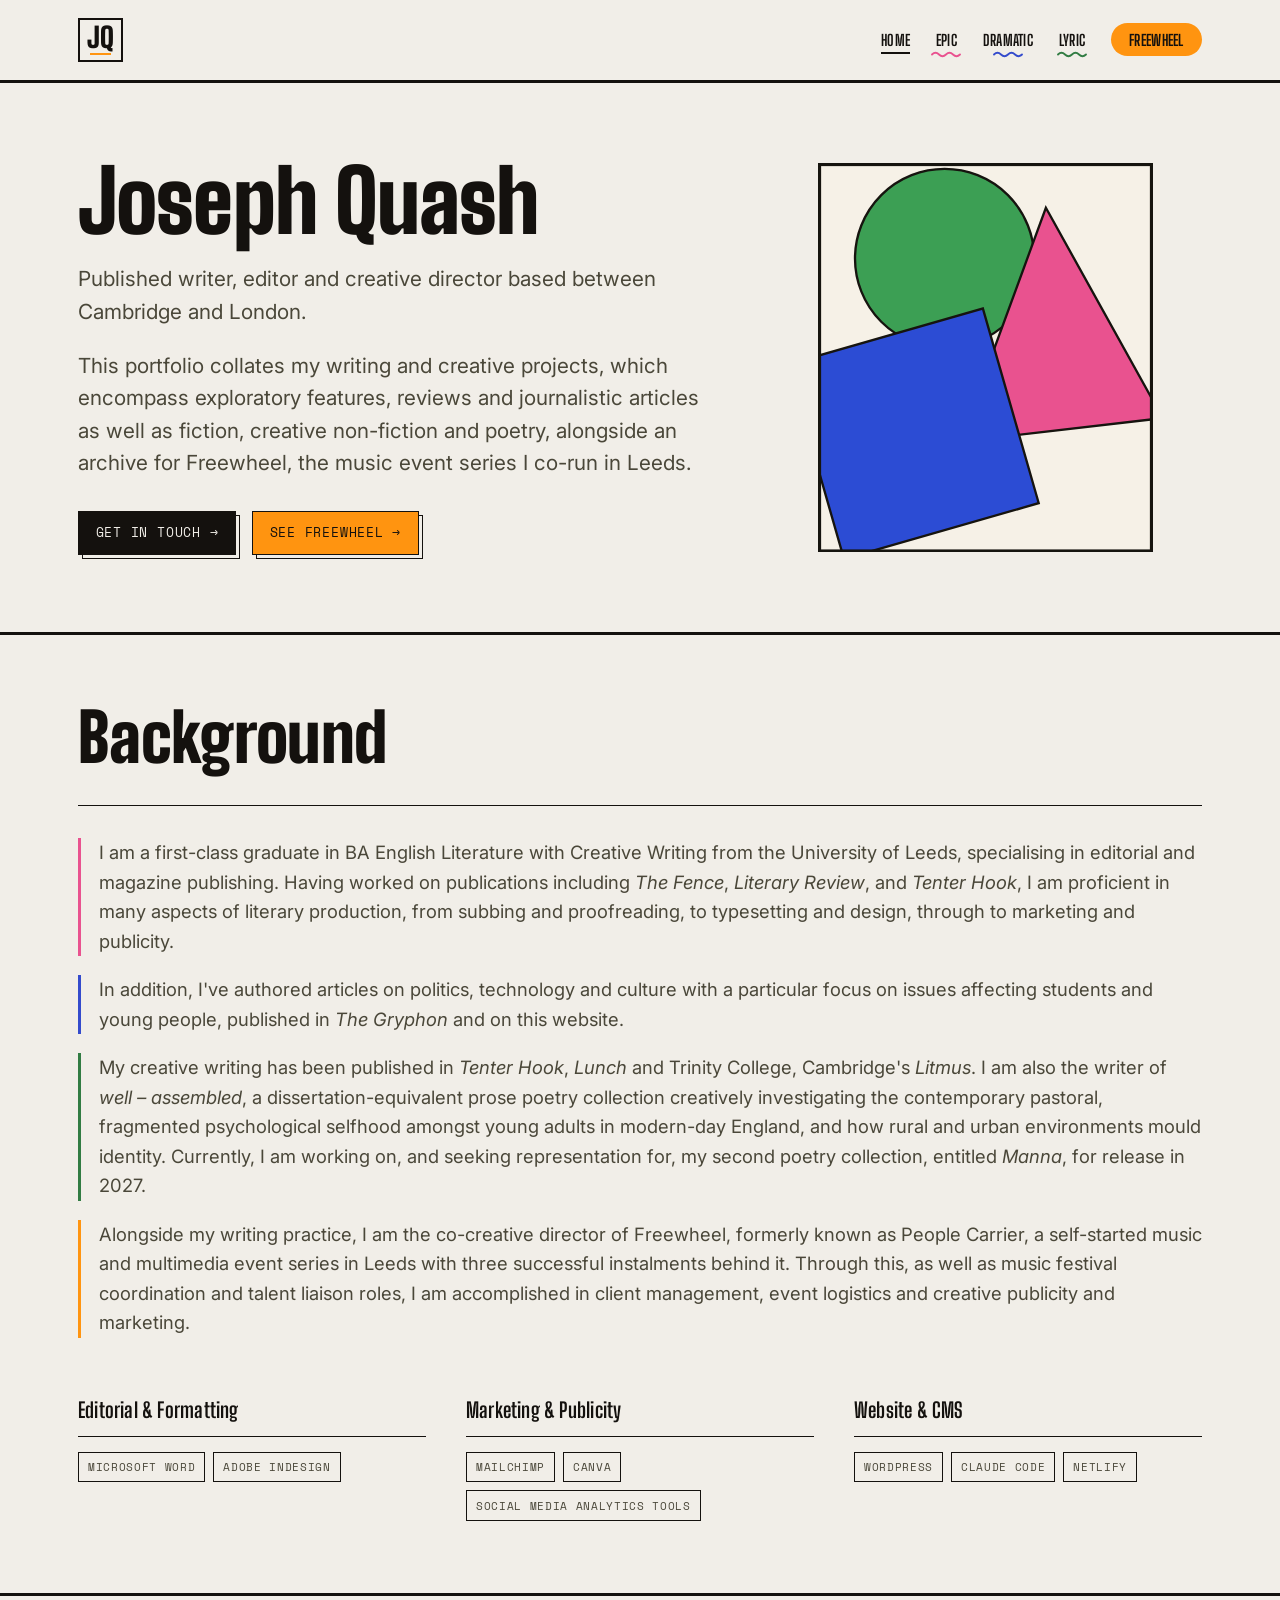
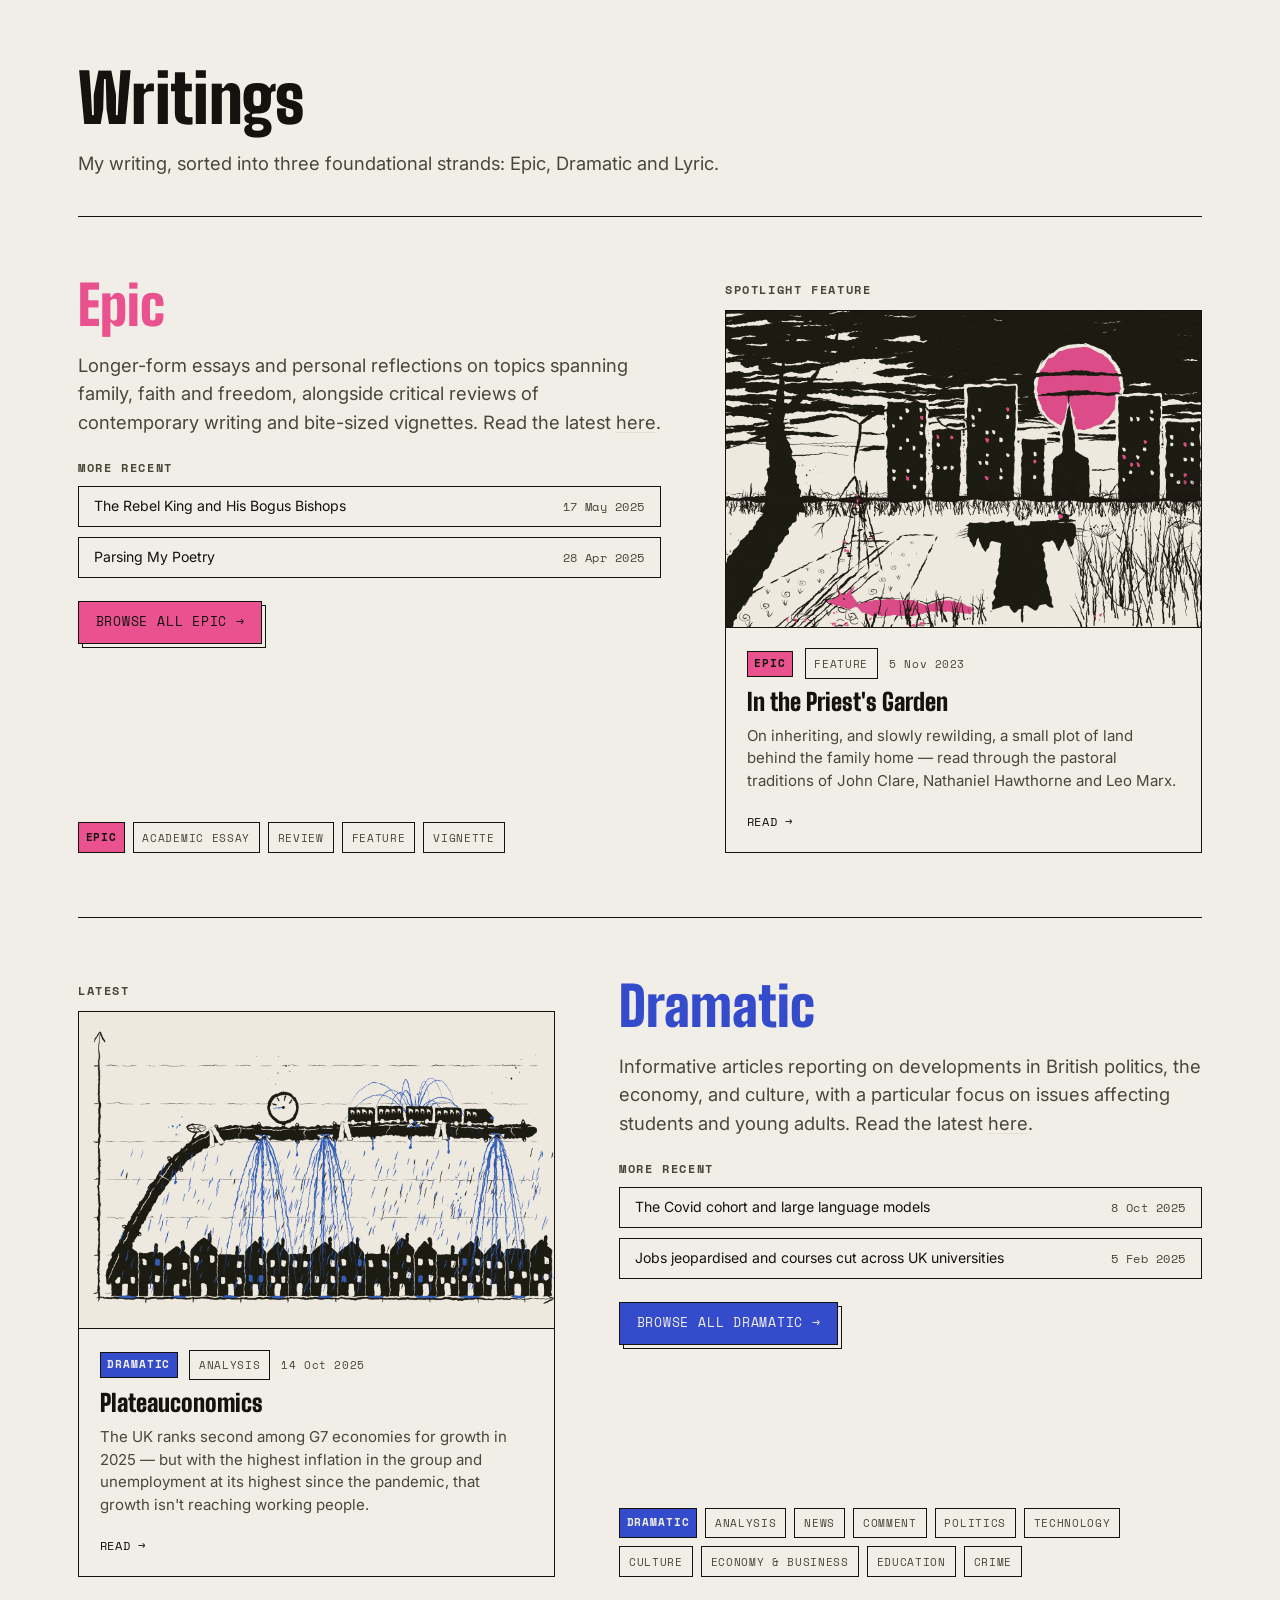
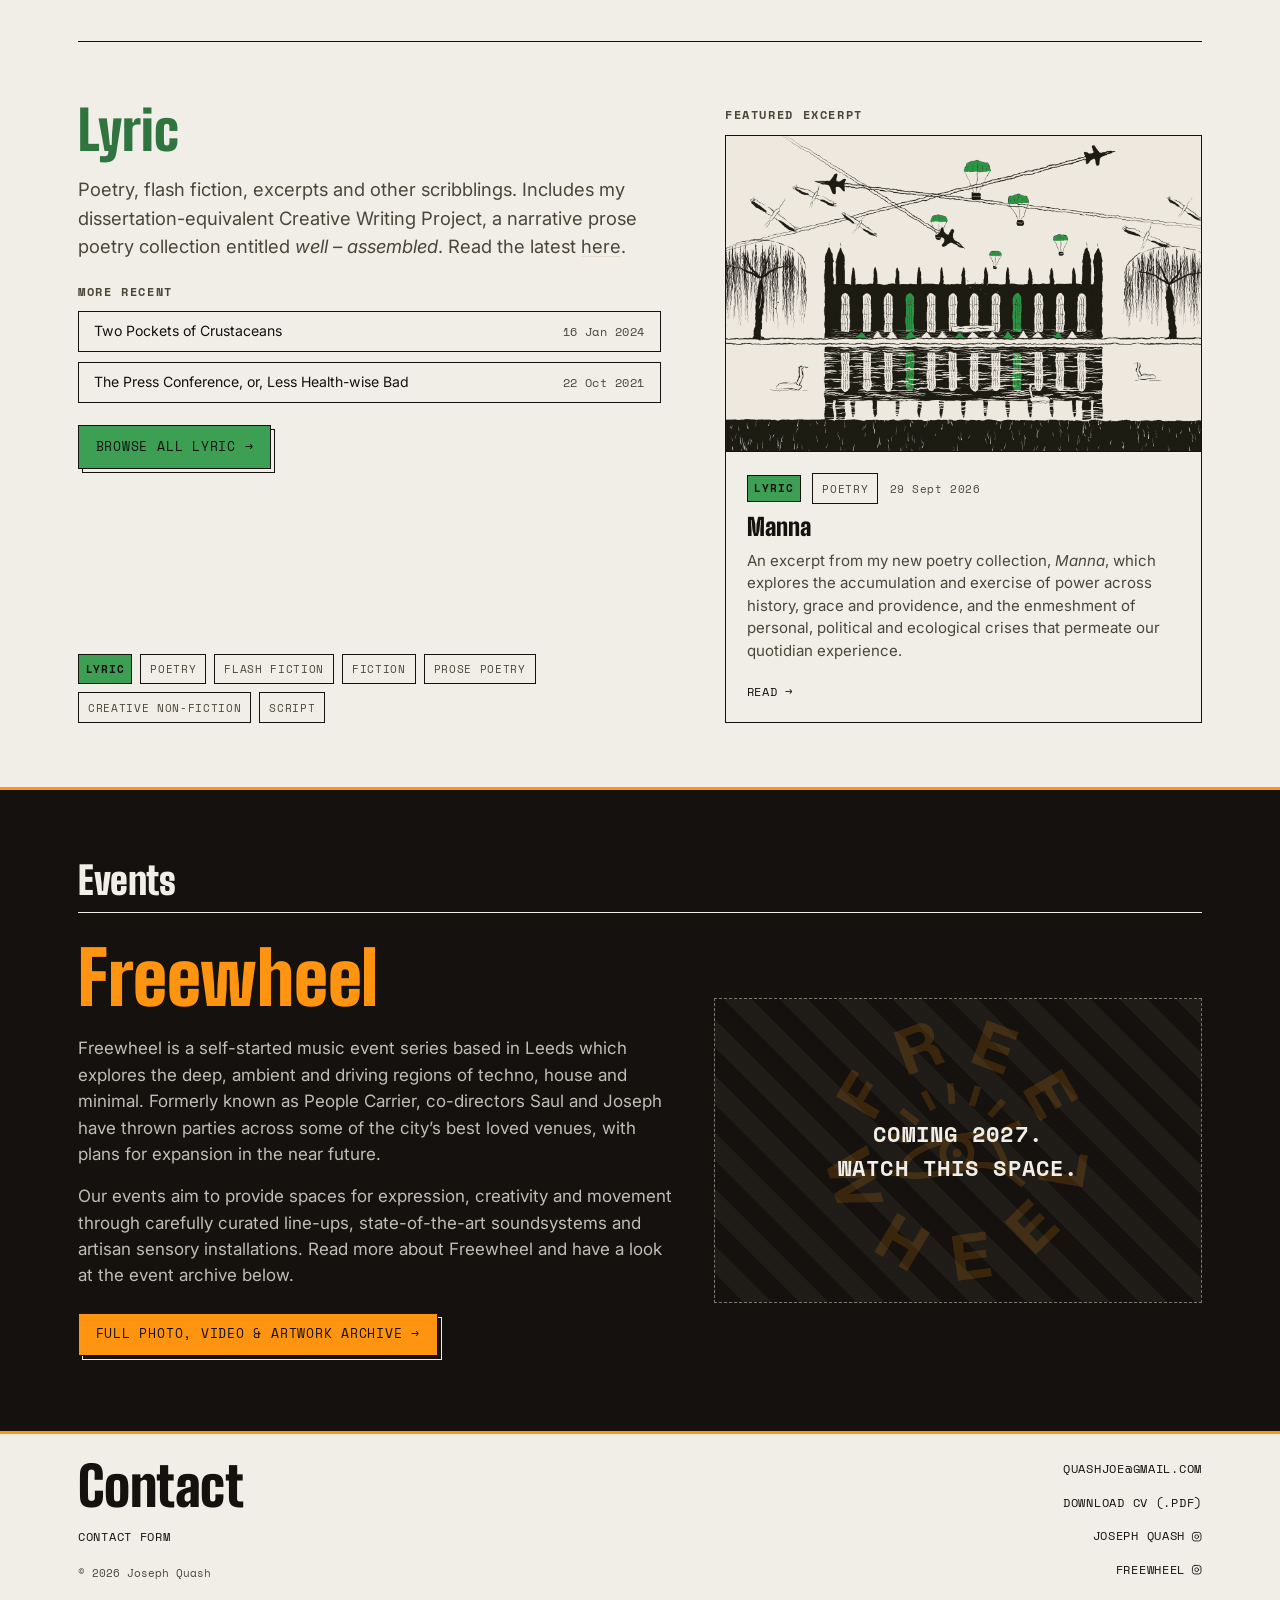
<file: joseph-portfolio/index.html>
<!doctype html>
<html lang="en">
<head>
<meta charset="UTF-8">
<meta name="viewport" content="width=device-width, initial-scale=1">
<title>Joseph Quash — Writing &amp; Freewheel</title>
<meta name="description" content="Writing by Joseph Quash — Epic (essays &amp; reviews), Dramatic (journalism) and Lyric (poetry &amp; fiction) — plus photo, video and artwork from his event series, Freewheel (formerly People Carrier).">
<meta property="og:title" content="Joseph Quash — Writing &amp; Freewheel">
<meta property="og:description" content="Epic, Dramatic and Lyric writing, plus a live music event series.">
<meta property="og:image" content="images/misc/og-image.png">
<meta property="og:type" content="website">
<meta name="twitter:card" content="summary_large_image">
<meta name="twitter:title" content="Joseph Quash — Writing &amp; Freewheel">
<meta name="twitter:description" content="Epic, Dramatic and Lyric writing, plus a live music event series.">
<meta name="twitter:image" content="images/misc/og-image.png">
<link rel="icon" href="images/misc/favicon.svg" type="image/svg+xml">
<link rel="stylesheet" href="css/style.css">
</head>
<body>
<a class="skip-link" href="#main">Skip to content</a>

<header class="site-header">
  <div class="container site-header__bar">
    <a class="wordmark" href="index.html" aria-label="Joseph Quash — home"><span class="logo-mark" aria-hidden="true"><span class="logo-mark__text">JQ</span><span class="logo-mark__bar"></span></span></a>
    <button class="nav-toggle" aria-expanded="false" aria-controls="main-nav">Menu ☰</button>
    <nav class="main-nav" id="main-nav" aria-label="Primary">
      <ul>
        <li><a href="index.html">Home</a></li>
        <li><a href="epic.html">Epic</a></li>
        <li><a href="dramatic.html">Dramatic</a></li>
        <li><a href="lyric.html">Lyric</a></li>
        <li><a href="events.html">Freewheel</a></li>
      </ul>
    </nav>
  </div>
</header>

<main id="main">

  <section class="hero hero--intro">
    <div class="container hero__grid">
      <div class="hero__text">
        <h1 class="display">Joseph Quash</h1>
        <p class="lede">Published writer, editor and creative director based between Cambridge and London.</p>
        <p class="lede">This portfolio collates my writing and creative projects, which encompass exploratory features, reviews and journalistic articles as well as fiction, creative non-fiction and poetry, alongside an archive for Freewheel, the music event series I co-run in Leeds.</p>
        <div class="hero__actions">
          <a class="btn btn--solid" href="contact.html">Get in touch →</a>
          <a class="btn btn--sidings-solid" href="events.html">See Freewheel →</a>
        </div>
      </div>
      <div class="hero__visual">
        <!-- Inlined (rather than an <img src="images/misc/hero-visual.svg">)
             so each shape can be a real, clickable link — a browser
             can't make individual parts of an <img>-referenced SVG
             interactive. Geometry and colours copied over exactly
             from images/misc/hero-visual.svg; that file is untouched
             and still used for og:image. -->
        <svg class="hero-visual-svg" viewBox="0 0 860 1000" role="img" aria-label="Portrait or illustration placeholder — replace with a photo of Joseph or a commissioned piece. The three shapes link to Epic, Dramatic and Lyric.">
          <rect width="860" height="1000" fill="#F6F1E7"/>
          <g transform="translate(25,95)">
            <a href="lyric.html" aria-label="Lyric">
              <circle cx="300" cy="150" r="230" fill="#3C9F54"/>
              <circle cx="300" cy="150" r="230" fill="none" stroke="#16140F" stroke-width="6"/>
            </a>
            <a href="epic.html" aria-label="Epic">
              <polygon points="560,20 860,560 340,620" fill="#E9528F"/>
              <polygon points="560,20 860,560 340,620" fill="none" stroke="#16140F" stroke-width="6"/>
            </a>
            <a href="dramatic.html" aria-label="Dramatic">
              <rect x="-40" y="340" width="520" height="520" fill="#2C4CD4" transform="rotate(-16 220 600)"/>
              <rect x="-40" y="340" width="520" height="520" fill="none" stroke="#16140F" stroke-width="6" transform="rotate(-16 220 600)"/>
            </a>
          </g>
          <rect x="4" y="4" width="852" height="992" fill="none" stroke="#16140F" stroke-width="8"/>
        </svg>
      </div>
    </div>
  </section>

  <section id="background" style="border-top: none;">
    <div class="container">
      <div class="section-head">
        <h2 class="display background-title">Background</h2>
      </div>
      <div class="background-block">
        <div class="background-block__bio-col">
          <p class="background-block__bio background-block__bio--epic">I am a first-class graduate in BA English Literature with Creative Writing from the University of Leeds, specialising in editorial and magazine publishing. Having worked on publications including <em>The Fence</em>, <em>Literary Review</em>, and <em>Tenter Hook</em>, I am proficient in many aspects of literary production, from subbing and proofreading, to typesetting and design, through to marketing and publicity.</p>
          <p class="background-block__bio background-block__bio--dramatic">In addition, I've authored articles on politics, technology and culture with a particular focus on issues affecting students and young people, published in <em>The Gryphon</em> and on this website.</p>
          <p class="background-block__bio background-block__bio--lyric">My creative writing has been published in <em>Tenter Hook</em>, <em>Lunch</em> and Trinity College, Cambridge's <em>Litmus</em>. I am also the writer of <em>well – assembled</em>, a dissertation-equivalent prose poetry collection creatively investigating the contemporary pastoral, fragmented psychological selfhood amongst young adults in modern-day England, and how rural and urban environments mould identity. Currently, I am working on, and seeking representation for, my second poetry collection, entitled <em>Manna</em>, for release in 2027.</p>
          <p class="background-block__bio background-block__bio--sidings">Alongside my writing practice, I am the co-creative director of Freewheel, formerly known as People Carrier, a self-started music and multimedia event series in Leeds with three successful instalments behind it. Through this, as well as music festival coordination and talent liaison roles, I am accomplished in client management, event logistics and creative publicity and marketing.</p>
        </div>
        <div class="background-block__skills">
          <div class="skill-rows">
            <div class="skill-row">
              <h3 class="skill-row__heading">Editorial &amp; Formatting</h3>
              <ul class="skill-row__list">
                <li>Microsoft Word</li>
                <li>Adobe InDesign</li>
              </ul>
            </div>
            <div class="skill-row">
              <h3 class="skill-row__heading">Marketing &amp; Publicity</h3>
              <ul class="skill-row__list">
                <li>Mailchimp</li>
                <li>Canva</li>
                <li>Social media analytics tools</li>
              </ul>
            </div>
            <div class="skill-row">
              <h3 class="skill-row__heading">Website &amp; CMS</h3>
              <ul class="skill-row__list">
                <li>WordPress</li>
                <li>Claude Code</li>
                <li>Netlify</li>
              </ul>
            </div>
          </div>
        </div>
      </div>
    </div>
  </section>

  <section id="writing">
    <div class="container">
      <div class="writing-intro">
        <h2 class="display writing-intro__title">Writings</h2>
        <p class="writing-intro__byline">My writing, sorted into three foundational strands: Epic, Dramatic and Lyric.</p>
      </div>
      <div class="category-band">
        <div class="category-band__grid category-band__grid--reverse">
          <div class="category-band__latest">
            <p class="eyebrow">Spotlight Feature</p>
            <div id="latest-essays"><!-- populated by js/page-home.js --></div>
          </div>
          <div class="category-band__intro">
            <h2 class="category-band__title category-band__title--epic">Epic</h2>
            <p class="category-band__desc">Longer-form essays and personal reflections on topics spanning family, faith and freedom, alongside critical reviews of contemporary writing and bite-sized vignettes. Read the latest <a class="category-band__desc-link" id="latest-link-essays" href="epic.html">here</a>.</p>
            <div class="category-band__more-wrap">
              <p class="eyebrow category-band__more-label">More recent</p>
              <ul class="category-band__more" id="more-essays"><!-- populated by js/page-home.js --></ul>
            </div>
            <a class="btn btn--ghost category-band__link category-band__link--epic" href="epic.html">Browse All Epic →</a>
            <div class="category-band__bottom">
              <!-- Static bank for now — swap for per-piece tagging once
                   that exists. -->
              <div class="category-band__tags">
                <span class="tag tag--essays">Epic</span>
                <span class="tag-chip">Academic Essay</span>
                <span class="tag-chip">Review</span>
                <span class="tag-chip">Feature</span>
                <span class="tag-chip">Vignette</span>
              </div>
            </div>
          </div>
        </div>
      </div>

      <div class="category-band">
        <div class="category-band__grid">
          <div class="category-band__latest">
            <p class="eyebrow">Latest</p>
            <div id="latest-journalism"><!-- populated by js/page-home.js --></div>
          </div>
          <div class="category-band__intro">
            <h2 class="category-band__title category-band__title--dramatic">Dramatic</h2>
            <p class="category-band__desc">Informative articles reporting on developments in British politics, the economy, and culture, with a particular focus on issues affecting students and young adults. Read the latest <a class="category-band__desc-link" id="latest-link-journalism" href="dramatic.html">here</a>.</p>
            <div class="category-band__more-wrap">
              <p class="eyebrow category-band__more-label">More recent</p>
              <ul class="category-band__more" id="more-journalism"><!-- populated by js/page-home.js --></ul>
            </div>
            <a class="btn btn--ghost category-band__link category-band__link--dramatic" href="dramatic.html">Browse All Dramatic →</a>
            <div class="category-band__bottom">
              <!-- Per-piece tagging now exists (piece.tag for the
                   classification, piece.tags for topic — see
                   js/data.js and .reading__meta in js/page-piece.js),
                   but this bank is still hand-curated to match: the
                   three classification values in current use, plus
                   every topic tag currently in use across Dramatic
                   pieces. -->
              <div class="category-band__tags">
                <span class="tag tag--journalism">Dramatic</span>
                <span class="tag-chip">Analysis</span>
                <span class="tag-chip">News</span>
                <span class="tag-chip">Comment</span>
                <span class="tag-chip">Politics</span>
                <span class="tag-chip">Technology</span>
                <span class="tag-chip">Culture</span>
                <span class="tag-chip">Economy &amp; Business</span>
                <span class="tag-chip">Education</span>
                <span class="tag-chip">Crime</span>
              </div>
            </div>
          </div>
        </div>
      </div>

      <div class="category-band">
        <div class="category-band__grid category-band__grid--reverse">
          <div class="category-band__latest">
            <p class="eyebrow">Featured Excerpt</p>
            <div id="latest-creative"><!-- populated by js/page-home.js --></div>
          </div>
          <div class="category-band__intro">
            <h2 class="category-band__title category-band__title--lyric">Lyric</h2>
            <p class="category-band__desc">Poetry, flash fiction, excerpts and other scribblings. Includes my dissertation-equivalent Creative Writing Project, a narrative prose poetry collection entitled <em>well – assembled</em>. Read the latest <a class="category-band__desc-link" id="latest-link-creative" href="lyric.html">here</a>.</p>
            <div class="category-band__more-wrap">
              <p class="eyebrow category-band__more-label">More recent</p>
              <ul class="category-band__more" id="more-creative"><!-- populated by js/page-home.js --></ul>
            </div>
            <a class="btn btn--ghost category-band__link category-band__link--lyric" href="lyric.html">Browse All Lyric →</a>
            <div class="category-band__bottom">
              <!-- Static bank for now — swap for per-piece tagging once
                   that exists. -->
              <div class="category-band__tags">
                <span class="tag tag--creative">Lyric</span>
                <span class="tag-chip">Poetry</span>
                <span class="tag-chip">Flash Fiction</span>
                <span class="tag-chip">Fiction</span>
                <span class="tag-chip">Prose Poetry</span>
                <span class="tag-chip">Creative Non-fiction</span>
                <span class="tag-chip">Script</span>
              </div>
            </div>
          </div>
        </div>
      </div>
    </div>
  </section>

  <section class="events-teaser">
    <div class="container">
      <div class="section-head">
        <h2 class="display">Events</h2>
      </div>
      <div class="events-teaser__grid">
        <div>
          <p class="events-teaser__wordmark">
            <span class="to">Freewheel</span>
          </p>
          <p class="lede">Freewheel is a self-started music event series based in Leeds which explores the deep, ambient and driving regions of techno, house and minimal. Formerly known as People Carrier, co-directors Saul and Joseph have thrown parties across some of the city’s best loved venues, with plans for expansion in the near future.</p>
          <p class="lede">Our events aim to provide spaces for expression, creativity and movement through carefully curated line-ups, state-of-the-art soundsystems and artisan sensory installations. Read more about Freewheel and have a look at the event archive below.</p>
          <div class="hero__actions" style="margin-top:1.5rem;">
            <a class="btn btn--sidings-solid" href="events.html">Full photo, video &amp; artwork archive →</a>
          </div>
        </div>
        <div class="sidings-placeholder">
          <p class="sidings-placeholder__tagline">Coming 2027.<br>Watch this space.</p>
        </div>
      </div>
    </div>
  </section>

</main>

<footer class="site-footer">
  <div class="container">
    <div class="site-footer__top">
      <div class="site-footer__brand">
        <h2 class="display site-footer__title">Contact</h2>
        <a href="contact.html">Contact form</a>
        <small>© <span id="year"></span> Joseph Quash</small>
      </div>
      <ul class="site-footer__extra" aria-label="Contact and social">
        <li><a href="mailto:quashjoe@gmail.com">quashjoe@gmail.com</a></li>
        <li><a href="files/joseph-quash-cv.pdf" target="_blank" rel="noopener noreferrer">Download CV (.pdf)</a></li>
        <li><a href="https://www.instagram.com/josephquash/" target="_blank" rel="noopener noreferrer">Joseph Quash<svg class="site-footer__ig" viewBox="0 0 24 24" aria-hidden="true" fill="none" stroke="currentColor" stroke-width="1.8" stroke-linecap="round" stroke-linejoin="round"><rect x="3" y="3" width="18" height="18" rx="5"/><circle cx="12" cy="12" r="4"/><circle cx="17.3" cy="6.7" r="0.6" fill="currentColor" stroke="none"/></svg></a></li>
        <li><a href="https://www.instagram.com/peoplecarrieruk/" target="_blank" rel="noopener noreferrer">Freewheel<svg class="site-footer__ig" viewBox="0 0 24 24" aria-hidden="true" fill="none" stroke="currentColor" stroke-width="1.8" stroke-linecap="round" stroke-linejoin="round"><rect x="3" y="3" width="18" height="18" rx="5"/><circle cx="12" cy="12" r="4"/><circle cx="17.3" cy="6.7" r="0.6" fill="currentColor" stroke="none"/></svg></a></li>
      </ul>
    </div>
  </div>
</footer>

<script src="js/data.js"></script>
<script src="js/main.js"></script>
<script src="js/page-home.js"></script>
<script>document.getElementById("year").textContent = new Date().getFullYear();</script>
</body>
</html>
</file>
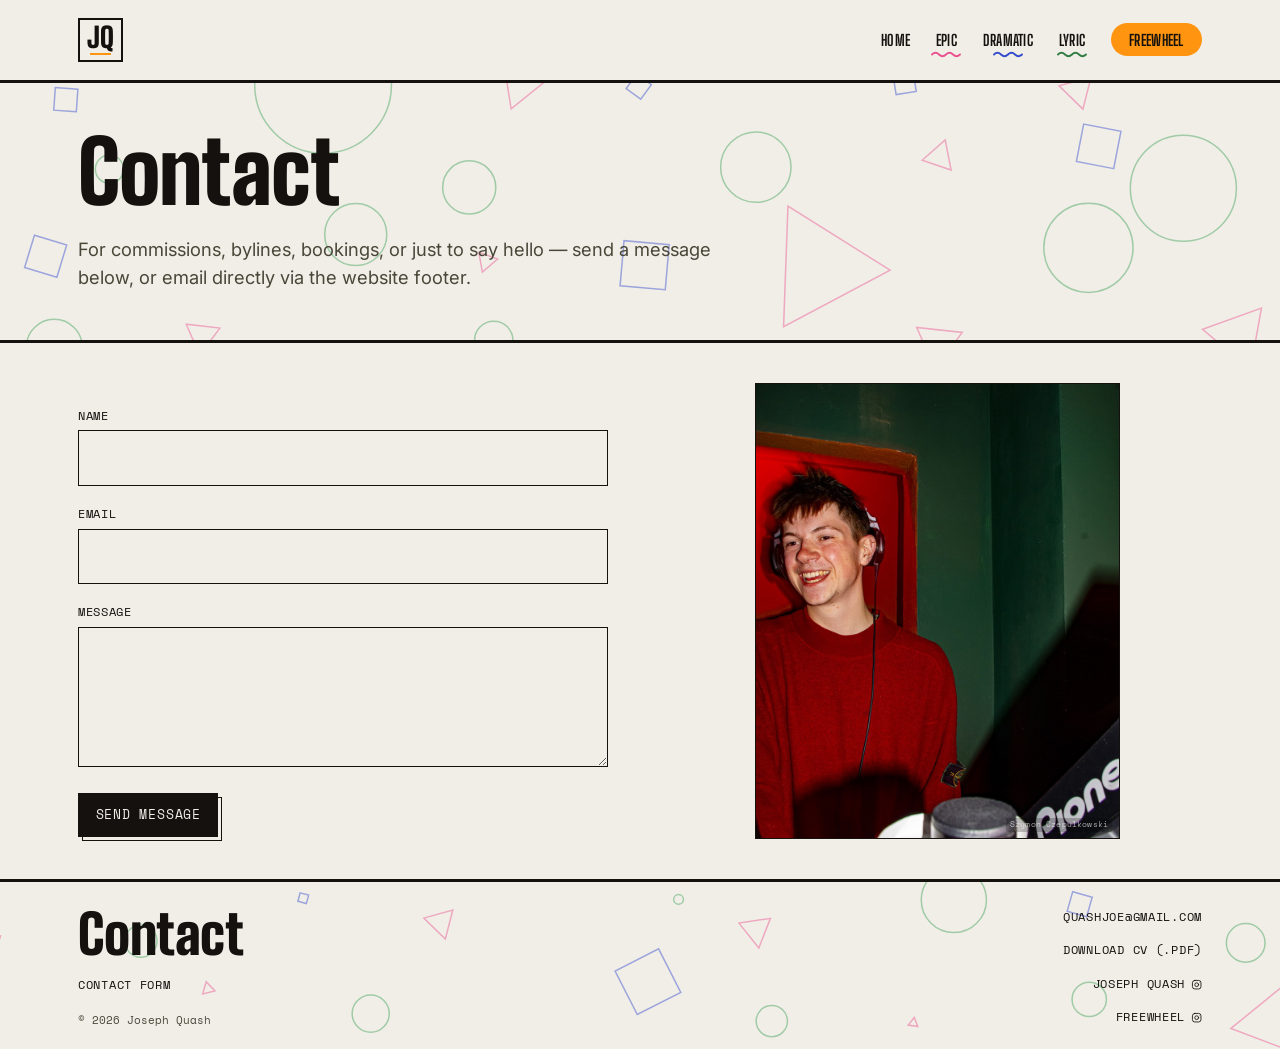
<file: joseph-portfolio/contact.html>
<!doctype html>
<html lang="en">
<head>
<meta charset="UTF-8">
<meta name="viewport" content="width=device-width, initial-scale=1">
<title>Contact — Joseph Quash</title>
<meta name="description" content="Get in touch with Joseph Quash — for commissions, bylines, bookings, or just to say hello.">
<meta property="og:title" content="Contact — Joseph Quash">
<meta property="og:description" content="Get in touch with Joseph Quash — for commissions, bylines, bookings, or just to say hello.">
<meta property="og:image" content="images/misc/og-image.png">
<meta property="og:type" content="website">
<meta name="twitter:card" content="summary_large_image">
<meta name="twitter:title" content="Contact — Joseph Quash">
<meta name="twitter:description" content="Get in touch with Joseph Quash — for commissions, bylines, bookings, or just to say hello.">
<meta name="twitter:image" content="images/misc/og-image.png">
<link rel="icon" href="images/misc/favicon.svg" type="image/svg+xml">
<link rel="stylesheet" href="css/style.css">
</head>
<body>
<a class="skip-link" href="#main">Skip to content</a>

<header class="site-header">
  <div class="container site-header__bar">
    <a class="wordmark" href="index.html" aria-label="Joseph Quash — home"><span class="logo-mark" aria-hidden="true"><span class="logo-mark__text">JQ</span><span class="logo-mark__bar"></span></span></a>
    <button class="nav-toggle" aria-expanded="false" aria-controls="main-nav">Menu ☰</button>
    <nav class="main-nav" id="main-nav" aria-label="Primary">
      <ul>
        <li><a href="index.html">Home</a></li>
        <li><a href="epic.html">Epic</a></li>
        <li><a href="dramatic.html">Dramatic</a></li>
        <li><a href="lyric.html">Lyric</a></li>
        <li><a href="events.html">Freewheel</a></li>
      </ul>
    </nav>
  </div>
</header>

<main id="main">
  <section class="hero contact-hero" style="padding-block: clamp(2rem, 4vw, 3rem);">
    <svg class="hero__pattern" viewBox="0 0 1200 340" preserveAspectRatio="xMidYMid slice" aria-hidden="true" focusable="false">
      <rect x="51.1" y="54.7" width="21.2" height="21.2" class="shape--dramatic" fill="none" stroke="currentColor" stroke-width="1.5" vector-effect="non-scaling-stroke" transform="rotate(184 61.7 65.3)"/>
      <polygon points="184.7,9.9 206.0,29.3 178.6,38.1" class="shape--epic" fill="none" stroke="currentColor" stroke-width="1.5" vector-effect="non-scaling-stroke"/>
      <circle cx="302.9" cy="51.4" r="64.1" class="shape--lyric" fill="none" stroke="currentColor" stroke-width="1.5" vector-effect="non-scaling-stroke"/>
      <polygon points="479.2,74.0 471.8,27.3 515.9,44.3" class="shape--epic" fill="none" stroke="currentColor" stroke-width="1.5" vector-effect="non-scaling-stroke"/>
      <rect x="590.3" y="44.5" width="16.9" height="16.9" class="shape--dramatic" fill="none" stroke="currentColor" stroke-width="1.5" vector-effect="non-scaling-stroke" transform="rotate(216 598.8 53.0)"/>
      <polygon points="749.7,43.4 752.5,-4.6 792.7,21.9" class="shape--epic" fill="none" stroke="currentColor" stroke-width="1.5" vector-effect="non-scaling-stroke"/>
      <rect x="838.5" y="40.1" width="19.1" height="19.1" class="shape--dramatic" fill="none" stroke="currentColor" stroke-width="1.5" vector-effect="non-scaling-stroke" transform="rotate(351 848.0 49.7)"/>
      <polygon points="1015.2,74.2 992.9,52.4 1022.9,44.0" class="shape--epic" fill="none" stroke="currentColor" stroke-width="1.5" vector-effect="non-scaling-stroke"/>
      <circle cx="102.6" cy="130.5" r="13.2" class="shape--lyric" fill="none" stroke="currentColor" stroke-width="1.5" vector-effect="non-scaling-stroke"/>
      <circle cx="439.9" cy="147.6" r="24.9" class="shape--lyric" fill="none" stroke="currentColor" stroke-width="1.5" vector-effect="non-scaling-stroke"/>
      <circle cx="708.6" cy="128.6" r="33.0" class="shape--lyric" fill="none" stroke="currentColor" stroke-width="1.5" vector-effect="non-scaling-stroke"/>
      <polygon points="864.5,122.1 886.1,103.1 891.7,131.3" class="shape--epic" fill="none" stroke="currentColor" stroke-width="1.5" vector-effect="non-scaling-stroke"/>
      <rect x="1012.2" y="91.3" width="35.6" height="35.6" class="shape--dramatic" fill="none" stroke="currentColor" stroke-width="1.5" vector-effect="non-scaling-stroke" transform="rotate(191 1030.0 109.1)"/>
      <circle cx="1109.4" cy="148.3" r="49.7" class="shape--lyric" fill="none" stroke="currentColor" stroke-width="1.5" vector-effect="non-scaling-stroke"/>
      <rect x="27.0" y="196.3" width="31.6" height="31.6" class="shape--dramatic" fill="none" stroke="currentColor" stroke-width="1.5" vector-effect="non-scaling-stroke" transform="rotate(197 42.8 212.1)"/>
      <circle cx="333.5" cy="191.7" r="29.1" class="shape--lyric" fill="none" stroke="currentColor" stroke-width="1.5" vector-effect="non-scaling-stroke"/>
      <polygon points="452.2,226.9 448.9,208.4 466.5,214.7" class="shape--epic" fill="none" stroke="currentColor" stroke-width="1.5" vector-effect="non-scaling-stroke"/>
      <rect x="583.2" y="199.3" width="42.5" height="42.5" class="shape--dramatic" fill="none" stroke="currentColor" stroke-width="1.5" vector-effect="non-scaling-stroke" transform="rotate(95 604.4 220.5)"/>
      <polygon points="734.6,278.1 738.7,165.1 834.5,225.2" class="shape--epic" fill="none" stroke="currentColor" stroke-width="1.5" vector-effect="non-scaling-stroke"/>
      <circle cx="1020.4" cy="204.2" r="41.8" class="shape--lyric" fill="none" stroke="currentColor" stroke-width="1.5" vector-effect="non-scaling-stroke"/>
      <circle cx="50.9" cy="297.5" r="26.2" class="shape--lyric" fill="none" stroke="currentColor" stroke-width="1.5" vector-effect="non-scaling-stroke"/>
      <polygon points="206.1,279.5 187.2,304.9 174.6,275.8" class="shape--epic" fill="none" stroke="currentColor" stroke-width="1.5" vector-effect="non-scaling-stroke"/>
      <rect x="316.5" y="307.6" width="20.0" height="20.0" class="shape--dramatic" fill="none" stroke="currentColor" stroke-width="1.5" vector-effect="non-scaling-stroke" transform="rotate(311 326.5 317.6)"/>
      <circle cx="462.9" cy="291.0" r="18.0" class="shape--lyric" fill="none" stroke="currentColor" stroke-width="1.5" vector-effect="non-scaling-stroke"/>
      <polygon points="563.8,331.7 568.2,306.5 587.8,322.9" class="shape--epic" fill="none" stroke="currentColor" stroke-width="1.5" vector-effect="non-scaling-stroke"/>
      <polygon points="902.1,283.5 876.8,318.2 859.4,278.9" class="shape--epic" fill="none" stroke="currentColor" stroke-width="1.5" vector-effect="non-scaling-stroke"/>
      <rect x="989.0" y="306.1" width="24.4" height="24.4" class="shape--dramatic" fill="none" stroke="currentColor" stroke-width="1.5" vector-effect="non-scaling-stroke" transform="rotate(199 1001.2 318.3)"/>
      <polygon points="1172.2,318.5 1127.4,280.6 1182.6,260.7" class="shape--epic" fill="none" stroke="currentColor" stroke-width="1.5" vector-effect="non-scaling-stroke"/>
    </svg>
    <div class="container">
      <h1 class="display">Contact</h1>
      <p class="lede">For commissions, bylines, bookings, or just to say hello — send a message below, or email directly via the website footer.</p>
    </div>
  </section>

  <section style="border-top: none; padding-block: 2.5rem;">
    <div class="container about-grid">
      <div>
        <!--
          Netlify Forms: this works automatically once deployed to
          Netlify — no backend needed. Submissions appear under
          Site settings → Forms in your Netlify dashboard.
          See README.md for details.
        -->
        <form class="contact-form" name="contact" method="POST" action="/thank-you" data-netlify="true" netlify-honeypot="bot-field">
          <input type="hidden" name="form-name" value="contact">
          <p class="visually-hidden"><label>Don't fill this out: <input name="bot-field"></label></p>
          <div class="field">
            <label for="name">Name</label>
            <input id="name" name="name" type="text" required>
          </div>
          <div class="field">
            <label for="email">Email</label>
            <input id="email" name="email" type="email" required>
          </div>
          <div class="field">
            <label for="message">Message</label>
            <textarea id="message" name="message" required></textarea>
          </div>
          <button class="btn btn--solid" type="submit">Send message</button>
        </form>
      </div>
      <div>
        <div class="contact-photo-wrap">
          <img class="contact-photo-placeholder" src="images/misc/contact-photo.jpg" alt="Portrait of Joseph Quash">
          <span class="reading__media-credit">Szymon Czepulkowski</span>
        </div>
      </div>
    </div>
  </section>
</main>

<footer class="site-footer site-footer--contact">
  <svg class="footer__pattern" viewBox="0 0 1200 145" preserveAspectRatio="xMidYMid slice" aria-hidden="true" focusable="false">
      <polygon points="38.3,66.8 24.2,51.4 44.5,46.9" class="shape--epic" fill="none" stroke="currentColor" stroke-width="1.5" vector-effect="non-scaling-stroke"/>
      <circle cx="166.5" cy="51.3" r="14.0" class="shape--lyric" fill="none" stroke="currentColor" stroke-width="1.5" vector-effect="non-scaling-stroke"/>
      <rect x="303.7" y="10.3" width="7.6" height="7.6" class="shape--dramatic" fill="none" stroke="currentColor" stroke-width="1.5" vector-effect="non-scaling-stroke" transform="rotate(15 307.5 14.1)"/>
      <polygon points="412.2,31.4 437.4,24.3 430.9,49.6" class="shape--epic" fill="none" stroke="currentColor" stroke-width="1.5" vector-effect="non-scaling-stroke"/>
      <circle cx="633.5" cy="15.1" r="4.2" class="shape--lyric" fill="none" stroke="currentColor" stroke-width="1.5" vector-effect="non-scaling-stroke"/>
      <polygon points="703.2,57.3 686.0,35.7 713.3,31.6" class="shape--epic" fill="none" stroke="currentColor" stroke-width="1.5" vector-effect="non-scaling-stroke"/>
      <circle cx="872.6" cy="15.6" r="28.3" class="shape--lyric" fill="none" stroke="currentColor" stroke-width="1.5" vector-effect="non-scaling-stroke"/>
      <rect x="973.2" y="10.6" width="17.6" height="17.6" class="shape--dramatic" fill="none" stroke="currentColor" stroke-width="1.5" vector-effect="non-scaling-stroke" transform="rotate(106 982.0 19.3)"/>
      <circle cx="1126.1" cy="52.9" r="16.8" class="shape--lyric" fill="none" stroke="currentColor" stroke-width="1.5" vector-effect="non-scaling-stroke"/>
      <polygon points="220.1,97.2 223.2,86.6 230.8,94.6" class="shape--epic" fill="none" stroke="currentColor" stroke-width="1.5" vector-effect="non-scaling-stroke"/>
      <circle cx="366.1" cy="114.3" r="16.1" class="shape--lyric" fill="none" stroke="currentColor" stroke-width="1.5" vector-effect="non-scaling-stroke"/>
      <rect x="585.7" y="65.4" width="42.4" height="42.4" class="shape--dramatic" fill="none" stroke="currentColor" stroke-width="1.5" vector-effect="non-scaling-stroke" transform="rotate(63 606.9 86.6)"/>
      <circle cx="714.5" cy="120.8" r="13.6" class="shape--lyric" fill="none" stroke="currentColor" stroke-width="1.5" vector-effect="non-scaling-stroke"/>
      <polygon points="841.3,125.6 833.0,124.3 838.2,117.7" class="shape--epic" fill="none" stroke="currentColor" stroke-width="1.5" vector-effect="non-scaling-stroke"/>
      <circle cx="990.2" cy="102.0" r="14.9" class="shape--lyric" fill="none" stroke="currentColor" stroke-width="1.5" vector-effect="non-scaling-stroke"/>
      <polygon points="1113.3,127.2 1157.4,91.2 1166.5,147.4" class="shape--epic" fill="none" stroke="currentColor" stroke-width="1.5" vector-effect="non-scaling-stroke"/>
  </svg>
  <div class="container">
    <div class="site-footer__top">
      <div class="site-footer__brand">
        <h2 class="display site-footer__title">Contact</h2>
        <a href="contact.html" aria-current="page">Contact form</a>
        <small>© <span id="year"></span> Joseph Quash</small>
      </div>
      <ul class="site-footer__extra" aria-label="Contact and social">
        <li><a href="mailto:quashjoe@gmail.com">quashjoe@gmail.com</a></li>
        <li><a href="files/joseph-quash-cv.pdf" target="_blank" rel="noopener noreferrer">Download CV (.pdf)</a></li>
        <li><a href="https://www.instagram.com/josephquash/" target="_blank" rel="noopener noreferrer">Joseph Quash<svg class="site-footer__ig" viewBox="0 0 24 24" aria-hidden="true" fill="none" stroke="currentColor" stroke-width="1.8" stroke-linecap="round" stroke-linejoin="round"><rect x="3" y="3" width="18" height="18" rx="5"/><circle cx="12" cy="12" r="4"/><circle cx="17.3" cy="6.7" r="0.6" fill="currentColor" stroke="none"/></svg></a></li>
        <li><a href="https://www.instagram.com/peoplecarrieruk/" target="_blank" rel="noopener noreferrer">Freewheel<svg class="site-footer__ig" viewBox="0 0 24 24" aria-hidden="true" fill="none" stroke="currentColor" stroke-width="1.8" stroke-linecap="round" stroke-linejoin="round"><rect x="3" y="3" width="18" height="18" rx="5"/><circle cx="12" cy="12" r="4"/><circle cx="17.3" cy="6.7" r="0.6" fill="currentColor" stroke="none"/></svg></a></li>
      </ul>
    </div>
  </div>
</footer>

<script src="js/main.js"></script>
<script>document.getElementById("year").textContent = new Date().getFullYear();</script>
</body>
</html>
</file>
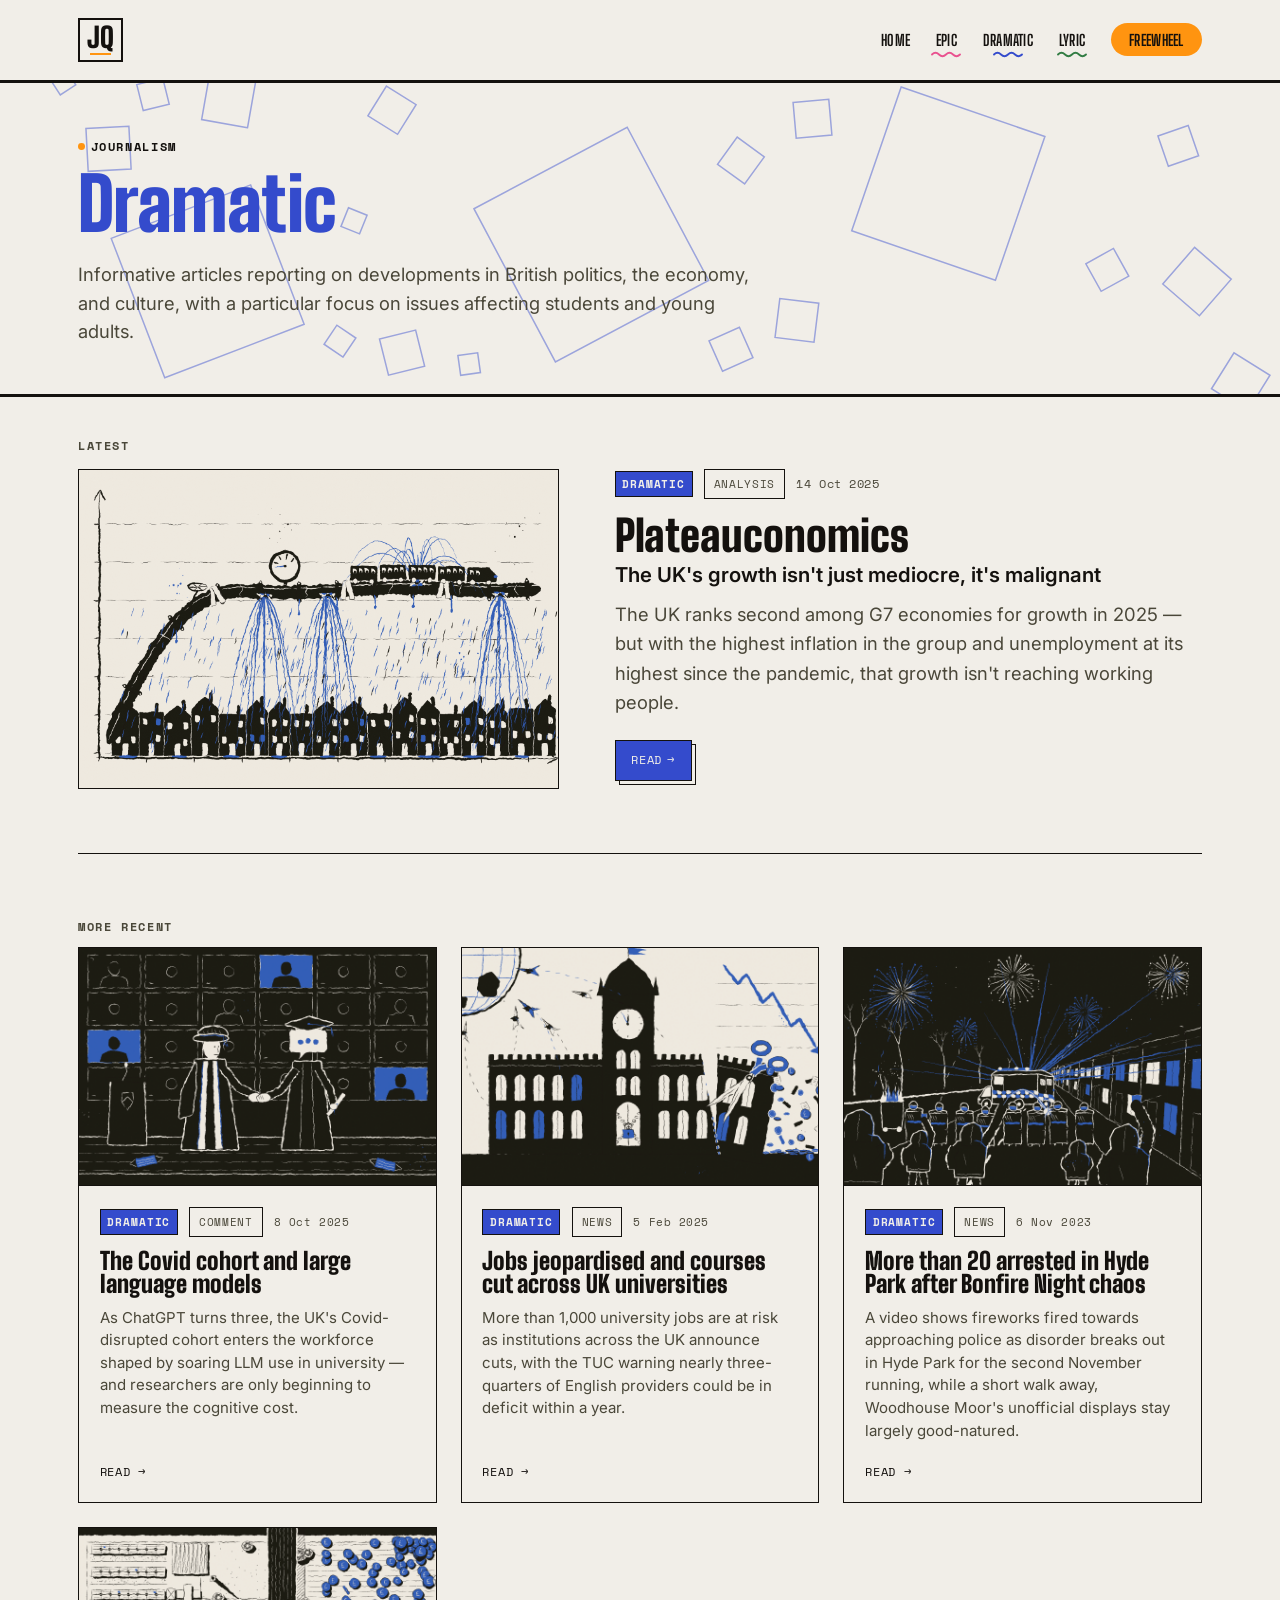
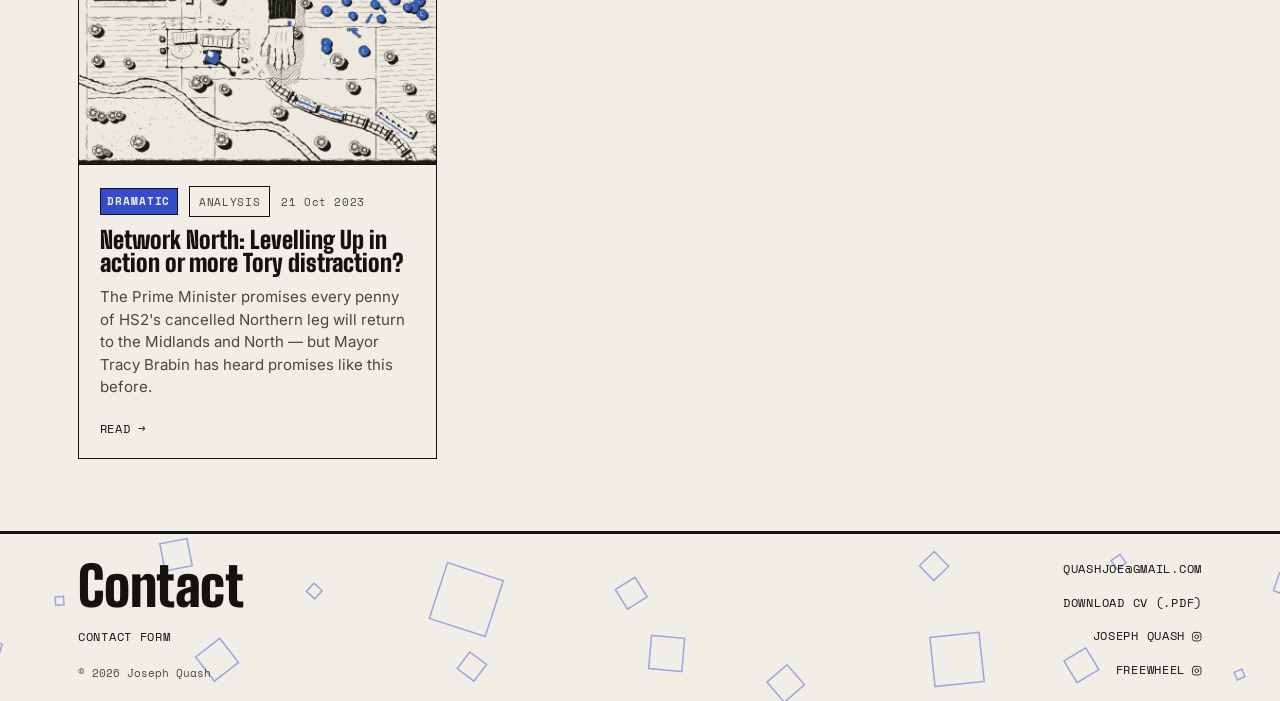
<file: joseph-portfolio/dramatic.html>
<!doctype html>
<html lang="en">
<head>
<meta charset="UTF-8">
<meta name="viewport" content="width=device-width, initial-scale=1">
<title>Dramatic — Joseph Quash</title>
<meta name="description" content="Dramatic: informative articles reporting on developments in British politics, the economy, and culture, with a particular focus on issues affecting students and young adults.">
<meta property="og:title" content="Dramatic — Joseph Quash">
<meta property="og:description" content="Informative articles reporting on developments in British politics, the economy, and culture, with a particular focus on issues affecting students and young adults.">
<meta property="og:image" content="images/misc/og-image.png">
<meta property="og:type" content="website">
<meta name="twitter:card" content="summary_large_image">
<meta name="twitter:title" content="Dramatic — Joseph Quash">
<meta name="twitter:description" content="Informative articles reporting on developments in British politics, the economy, and culture, with a particular focus on issues affecting students and young adults.">
<meta name="twitter:image" content="images/misc/og-image.png">
<link rel="icon" href="images/misc/favicon.svg" type="image/svg+xml">
<link rel="stylesheet" href="css/style.css">
</head>
<body>
<a class="skip-link" href="#main">Skip to content</a>

<header class="site-header">
  <div class="container site-header__bar">
    <a class="wordmark" href="index.html" aria-label="Joseph Quash — home"><span class="logo-mark" aria-hidden="true"><span class="logo-mark__text">JQ</span><span class="logo-mark__bar"></span></span></a>
    <button class="nav-toggle" aria-expanded="false" aria-controls="main-nav">Menu ☰</button>
    <nav class="main-nav" id="main-nav" aria-label="Primary">
      <ul>
        <li><a href="index.html">Home</a></li>
        <li><a href="epic.html">Epic</a></li>
        <li><a href="dramatic.html" aria-current="page">Dramatic</a></li>
        <li><a href="lyric.html">Lyric</a></li>
        <li><a href="events.html">Freewheel</a></li>
      </ul>
    </nav>
  </div>
</header>

<main id="main">
  <section class="hero dramatic-hero" style="padding-block: clamp(2rem, 4vw, 3rem);">
    <svg class="hero__pattern" viewBox="0 0 1200 340" preserveAspectRatio="xMidYMid slice" aria-hidden="true" focusable="false">
      <rect x="473.0" y="94.5" width="162.7" height="162.7" fill="none" stroke="currentColor" stroke-width="1.5" vector-effect="non-scaling-stroke" transform="rotate(332 554.4 175.9)"/>
      <rect x="817.8" y="47.4" width="142.5" height="142.5" fill="none" stroke="currentColor" stroke-width="1.5" vector-effect="non-scaling-stroke" transform="rotate(109 889.0 118.7)"/>
      <rect x="124.8" y="140.2" width="140.0" height="140.0" fill="none" stroke="currentColor" stroke-width="1.5" vector-effect="non-scaling-stroke" transform="rotate(249 194.8 210.3)"/>
      <rect x="1099.5" y="187.9" width="45.5" height="45.5" fill="none" stroke="currentColor" stroke-width="1.5" vector-effect="non-scaling-stroke" transform="rotate(221 1122.2 210.6)"/>
      <rect x="192.4" y="19.0" width="43.7" height="43.7" fill="none" stroke="currentColor" stroke-width="1.5" vector-effect="non-scaling-stroke" transform="rotate(190 214.3 40.9)"/>
      <rect x="81.7" y="65.9" width="40.3" height="40.3" fill="none" stroke="currentColor" stroke-width="1.5" vector-effect="non-scaling-stroke" transform="rotate(87 101.8 86.0)"/>
      <rect x="1143.3" y="284.8" width="39.8" height="39.8" fill="none" stroke="currentColor" stroke-width="1.5" vector-effect="non-scaling-stroke" transform="rotate(302 1163.2 304.7)"/>
      <rect x="728.7" y="228.5" width="36.8" height="36.8" fill="none" stroke="currentColor" stroke-width="1.5" vector-effect="non-scaling-stroke" transform="rotate(97 747.1 246.9)"/>
      <rect x="359.5" y="259.8" width="34.9" height="34.9" fill="none" stroke="currentColor" stroke-width="1.5" vector-effect="non-scaling-stroke" transform="rotate(76 377.0 277.2)"/>
      <rect x="744.9" y="41.1" width="33.6" height="33.6" fill="none" stroke="currentColor" stroke-width="1.5" vector-effect="non-scaling-stroke" transform="rotate(355 761.8 57.9)"/>
      <rect x="351.1" y="33.5" width="32.8" height="32.8" fill="none" stroke="currentColor" stroke-width="1.5" vector-effect="non-scaling-stroke" transform="rotate(32 367.5 49.9)"/>
      <rect x="678.9" y="81.4" width="31.4" height="31.4" fill="none" stroke="currentColor" stroke-width="1.5" vector-effect="non-scaling-stroke" transform="rotate(216 694.6 97.1)"/>
      <rect x="669.7" y="258.4" width="31.2" height="31.2" fill="none" stroke="currentColor" stroke-width="1.5" vector-effect="non-scaling-stroke" transform="rotate(66 685.3 274.0)"/>
      <rect x="1089.6" y="68.4" width="30.0" height="30.0" fill="none" stroke="currentColor" stroke-width="1.5" vector-effect="non-scaling-stroke" transform="rotate(341 1104.5 83.3)"/>
      <rect x="1023.3" y="184.8" width="29.6" height="29.6" fill="none" stroke="currentColor" stroke-width="1.5" vector-effect="non-scaling-stroke" transform="rotate(151 1038.1 199.6)"/>
      <rect x="130.9" y="22.5" width="25.1" height="25.1" fill="none" stroke="currentColor" stroke-width="1.5" vector-effect="non-scaling-stroke" transform="rotate(346 143.4 35.1)"/>
      <rect x="307.9" y="255.5" width="21.5" height="21.5" fill="none" stroke="currentColor" stroke-width="1.5" vector-effect="non-scaling-stroke" transform="rotate(214 318.7 266.3)"/>
      <rect x="322.5" y="144.2" width="18.8" height="18.8" fill="none" stroke="currentColor" stroke-width="1.5" vector-effect="non-scaling-stroke" transform="rotate(22 331.9 153.6)"/>
      <rect x="430.5" y="278.5" width="18.7" height="18.7" fill="none" stroke="currentColor" stroke-width="1.5" vector-effect="non-scaling-stroke" transform="rotate(352 439.9 287.9)"/>
      <rect x="50.4" y="15.0" width="17.3" height="17.3" fill="none" stroke="currentColor" stroke-width="1.5" vector-effect="non-scaling-stroke" transform="rotate(327 59.0 23.6)"/>
    </svg>
    <div class="container">
      <p class="eyebrow hero__kicker">Journalism</p>
      <h1 class="display category-band__title category-band__title--dramatic" style="font-size: clamp(2.6rem, 7vw, 4.6rem);">Dramatic</h1>
      <p class="lede">Informative articles reporting on developments in British politics, the economy, and culture, with a particular focus on issues affecting students and young adults.</p>
    </div>
  </section>

  <section style="border-top: none; padding-top: 2.5rem;">
    <div class="container">
      <div id="category-feature">
        <!-- populated by js/page-category.js -->
      </div>
      <div class="writing-grid__more-wrap" id="more-recent-wrap">
        <p class="eyebrow category-feature__kicker">More recent</p>
        <div class="writing-grid" id="writing-grid">
          <!-- populated by js/page-category.js -->
        </div>
      </div>
    </div>
  </section>
</main>

<footer class="site-footer site-footer--dramatic">
  <svg class="footer__pattern" viewBox="0 0 1200 145" preserveAspectRatio="xMidYMid slice" aria-hidden="true" focusable="false">
      <rect x="92.3" y="54.4" width="7.3" height="7.3" class="shape--dramatic" fill="none" stroke="currentColor" stroke-width="1.5" vector-effect="non-scaling-stroke" transform="rotate(86 95.9 58.0)"/>
      <rect x="185.0" y="6.0" width="24.0" height="24.0" class="shape--dramatic" fill="none" stroke="currentColor" stroke-width="1.5" vector-effect="non-scaling-stroke" transform="rotate(79 197.0 18.0)"/>
      <rect x="312.3" y="44.8" width="9.7" height="9.7" class="shape--dramatic" fill="none" stroke="currentColor" stroke-width="1.5" vector-effect="non-scaling-stroke" transform="rotate(223 317.1 49.6)"/>
      <rect x="423.8" y="31.6" width="50.9" height="50.9" class="shape--dramatic" fill="none" stroke="currentColor" stroke-width="1.5" vector-effect="non-scaling-stroke" transform="rotate(198 449.2 57.0)"/>
      <rect x="582.3" y="41.3" width="20.1" height="20.1" class="shape--dramatic" fill="none" stroke="currentColor" stroke-width="1.5" vector-effect="non-scaling-stroke" transform="rotate(58 592.3 51.4)"/>
      <rect x="846.4" y="18.8" width="17.9" height="17.9" class="shape--dramatic" fill="none" stroke="currentColor" stroke-width="1.5" vector-effect="non-scaling-stroke" transform="rotate(46 855.3 27.8)"/>
      <rect x="1011.1" y="19.7" width="9.3" height="9.3" class="shape--dramatic" fill="none" stroke="currentColor" stroke-width="1.5" vector-effect="non-scaling-stroke" transform="rotate(234 1015.7 24.3)"/>
      <rect x="1152.4" y="35.9" width="16.4" height="16.4" class="shape--dramatic" fill="none" stroke="currentColor" stroke-width="1.5" vector-effect="non-scaling-stroke" transform="rotate(289 1160.6 44.1)"/>
      <rect x="15.2" y="91.1" width="27.4" height="27.4" class="shape--dramatic" fill="none" stroke="currentColor" stroke-width="1.5" vector-effect="non-scaling-stroke" transform="rotate(197 28.9 104.8)"/>
      <rect x="219.5" y="96.0" width="26.5" height="26.5" class="shape--dramatic" fill="none" stroke="currentColor" stroke-width="1.5" vector-effect="non-scaling-stroke" transform="rotate(142 232.7 109.2)"/>
      <rect x="445.0" y="106.1" width="18.1" height="18.1" class="shape--dramatic" fill="none" stroke="currentColor" stroke-width="1.5" vector-effect="non-scaling-stroke" transform="rotate(127 454.0 115.1)"/>
      <rect x="608.8" y="89.4" width="28.9" height="28.9" class="shape--dramatic" fill="none" stroke="currentColor" stroke-width="1.5" vector-effect="non-scaling-stroke" transform="rotate(185 623.2 103.8)"/>
      <rect x="714.9" y="118.2" width="23.1" height="23.1" class="shape--dramatic" fill="none" stroke="currentColor" stroke-width="1.5" vector-effect="non-scaling-stroke" transform="rotate(139 726.5 129.8)"/>
      <rect x="854.0" y="87.5" width="42.9" height="42.9" class="shape--dramatic" fill="none" stroke="currentColor" stroke-width="1.5" vector-effect="non-scaling-stroke" transform="rotate(84 875.4 108.9)"/>
      <rect x="972.4" y="103.0" width="22.0" height="22.0" class="shape--dramatic" fill="none" stroke="currentColor" stroke-width="1.5" vector-effect="non-scaling-stroke" transform="rotate(149 983.4 114.0)"/>
      <rect x="1117.2" y="118.5" width="7.2" height="7.2" class="shape--dramatic" fill="none" stroke="currentColor" stroke-width="1.5" vector-effect="non-scaling-stroke" transform="rotate(67 1120.8 122.0)"/>
  </svg>
  <div class="container">
    <div class="site-footer__top">
      <div class="site-footer__brand">
        <h2 class="display site-footer__title">Contact</h2>
        <a href="contact.html">Contact form</a>
        <small>© <span id="year"></span> Joseph Quash</small>
      </div>
      <ul class="site-footer__extra" aria-label="Contact and social">
        <li><a href="mailto:quashjoe@gmail.com">quashjoe@gmail.com</a></li>
        <li><a href="files/joseph-quash-cv.pdf" target="_blank" rel="noopener noreferrer">Download CV (.pdf)</a></li>
        <li><a href="https://www.instagram.com/josephquash/" target="_blank" rel="noopener noreferrer">Joseph Quash<svg class="site-footer__ig" viewBox="0 0 24 24" aria-hidden="true" fill="none" stroke="currentColor" stroke-width="1.8" stroke-linecap="round" stroke-linejoin="round"><rect x="3" y="3" width="18" height="18" rx="5"/><circle cx="12" cy="12" r="4"/><circle cx="17.3" cy="6.7" r="0.6" fill="currentColor" stroke="none"/></svg></a></li>
        <li><a href="https://www.instagram.com/peoplecarrieruk/" target="_blank" rel="noopener noreferrer">Freewheel<svg class="site-footer__ig" viewBox="0 0 24 24" aria-hidden="true" fill="none" stroke="currentColor" stroke-width="1.8" stroke-linecap="round" stroke-linejoin="round"><rect x="3" y="3" width="18" height="18" rx="5"/><circle cx="12" cy="12" r="4"/><circle cx="17.3" cy="6.7" r="0.6" fill="currentColor" stroke="none"/></svg></a></li>
      </ul>
    </div>
  </div>
</footer>

<script>window.PAGE_CATEGORY = "journalism";</script>
<script src="js/data.js"></script>
<script src="js/carousel.js"></script>
<script src="js/main.js"></script>
<script src="js/page-category.js"></script>
<script>document.getElementById("year").textContent = new Date().getFullYear();</script>
</body>
</html>
</file>
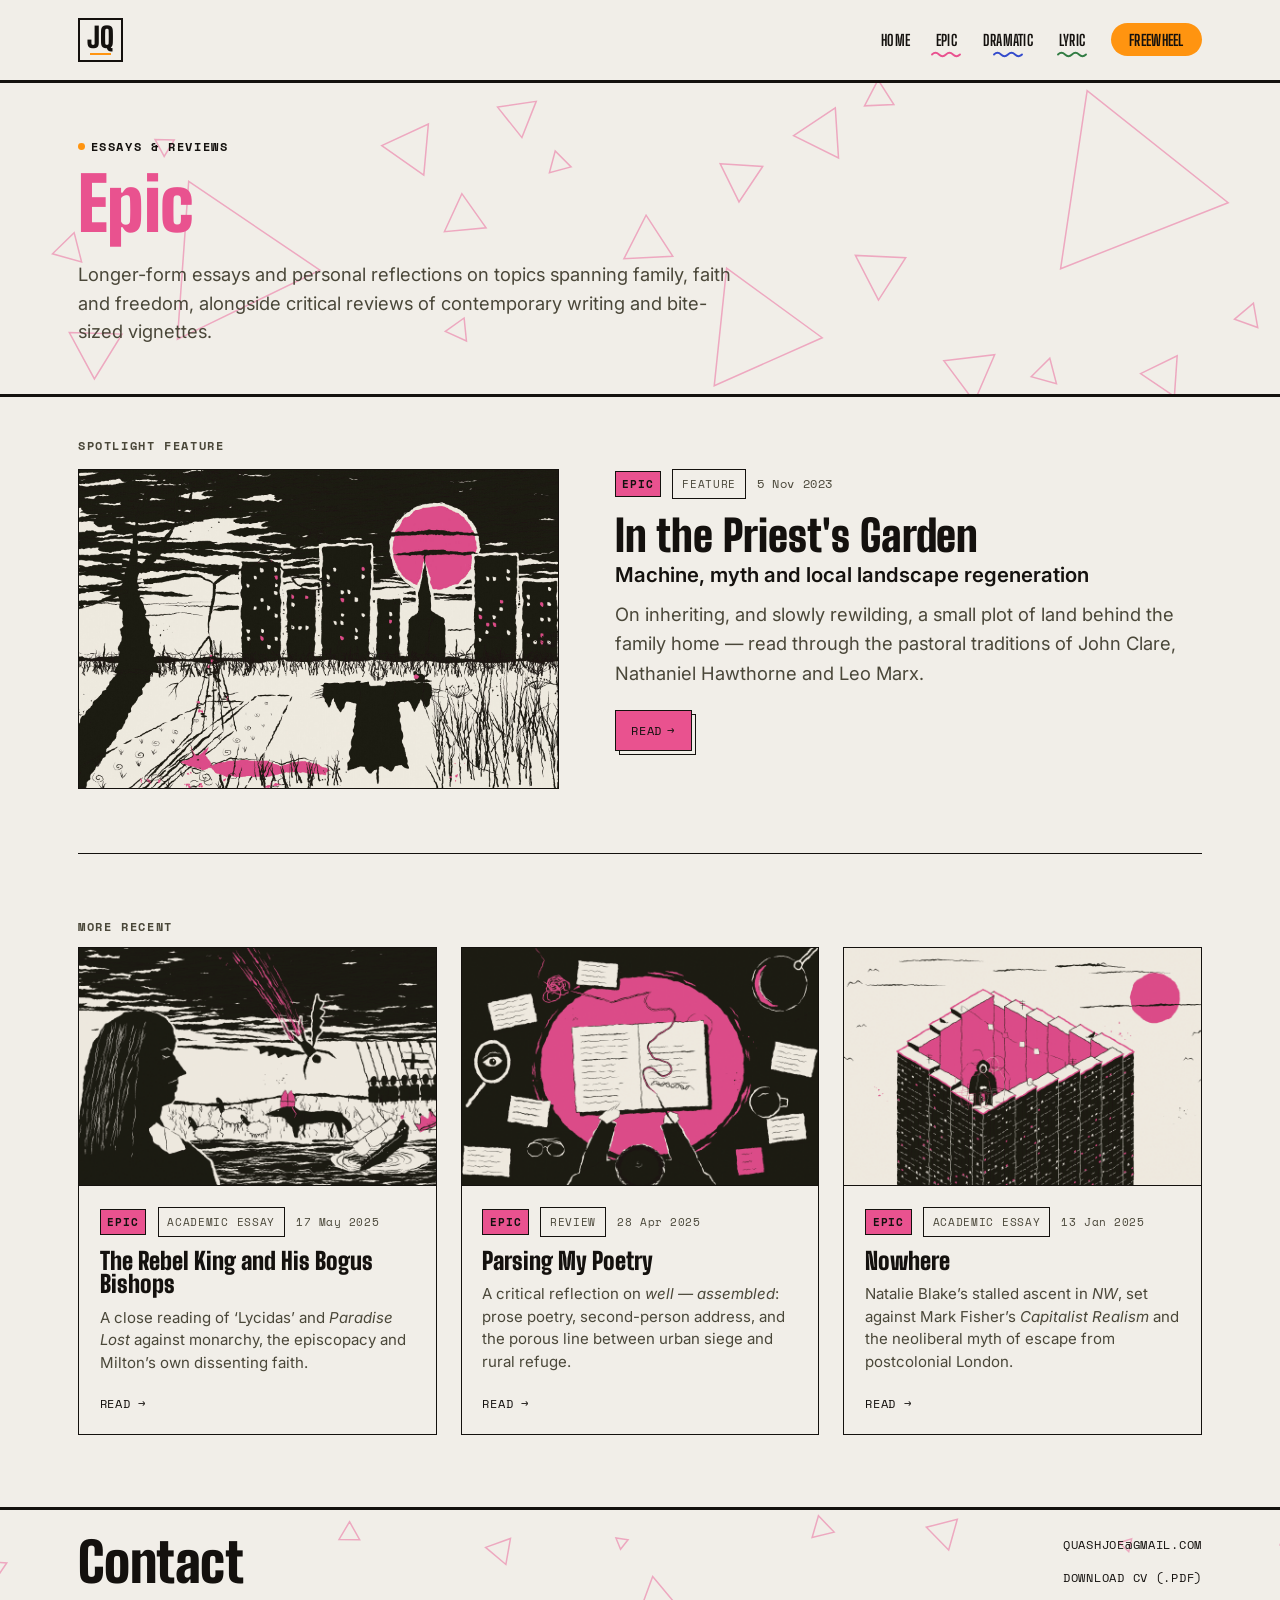
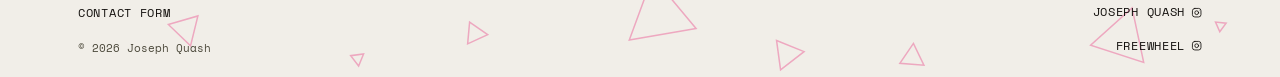
<file: joseph-portfolio/epic.html>
<!doctype html>
<html lang="en">
<head>
<meta charset="UTF-8">
<meta name="viewport" content="width=device-width, initial-scale=1">
<title>Epic — Joseph Quash</title>
<meta name="description" content="Epic: longer-form essays and personal reflections on topics spanning family, faith and freedom, alongside critical reviews of contemporary writing and bite-sized vignettes.">
<meta property="og:title" content="Epic — Joseph Quash">
<meta property="og:description" content="Longer-form essays and personal reflections on topics spanning family, faith and freedom, alongside critical reviews of contemporary writing and bite-sized vignettes.">
<meta property="og:image" content="images/misc/og-image.png">
<meta property="og:type" content="website">
<meta name="twitter:card" content="summary_large_image">
<meta name="twitter:title" content="Epic — Joseph Quash">
<meta name="twitter:description" content="Longer-form essays and personal reflections on topics spanning family, faith and freedom, alongside critical reviews of contemporary writing and bite-sized vignettes.">
<meta name="twitter:image" content="images/misc/og-image.png">
<link rel="icon" href="images/misc/favicon.svg" type="image/svg+xml">
<link rel="stylesheet" href="css/style.css">
</head>
<body>
<a class="skip-link" href="#main">Skip to content</a>

<header class="site-header">
  <div class="container site-header__bar">
    <a class="wordmark" href="index.html" aria-label="Joseph Quash — home"><span class="logo-mark" aria-hidden="true"><span class="logo-mark__text">JQ</span><span class="logo-mark__bar"></span></span></a>
    <button class="nav-toggle" aria-expanded="false" aria-controls="main-nav">Menu ☰</button>
    <nav class="main-nav" id="main-nav" aria-label="Primary">
      <ul>
        <li><a href="index.html">Home</a></li>
        <li><a href="epic.html" aria-current="page">Epic</a></li>
        <li><a href="dramatic.html">Dramatic</a></li>
        <li><a href="lyric.html">Lyric</a></li>
        <li><a href="events.html">Freewheel</a></li>
      </ul>
    </nav>
  </div>
</header>

<main id="main">
  <section class="hero epic-hero" style="padding-block: clamp(2rem, 4vw, 3rem);">
    <svg class="hero__pattern" viewBox="0 0 1200 340" preserveAspectRatio="xMidYMid slice" aria-hidden="true" focusable="false">
      <polygon points="1151.4,136.6 994.3,198.5 1019.2,31.5" fill="none" stroke="currentColor" stroke-width="1.5" vector-effect="non-scaling-stroke"/>
      <polygon points="166.3,264.7 176.9,116.6 299.9,199.8" fill="none" stroke="currentColor" stroke-width="1.5" vector-effect="non-scaling-stroke"/>
      <polygon points="681.2,198.0 770.8,263.2 669.6,308.2" fill="none" stroke="currentColor" stroke-width="1.5" vector-effect="non-scaling-stroke"/>
      <polygon points="65.0,258.4 114.4,259.8 88.5,301.8" fill="none" stroke="currentColor" stroke-width="1.5" vector-effect="non-scaling-stroke"/>
      <polygon points="401.6,62.8 397.3,110.8 357.9,83.1" fill="none" stroke="currentColor" stroke-width="1.5" vector-effect="non-scaling-stroke"/>
      <polygon points="884.8,284.7 932.5,279.1 913.5,323.2" fill="none" stroke="currentColor" stroke-width="1.5" vector-effect="non-scaling-stroke"/>
      <polygon points="823.6,227.9 801.9,186.0 849.1,188.2" fill="none" stroke="currentColor" stroke-width="1.5" vector-effect="non-scaling-stroke"/>
      <polygon points="783.1,47.7 786.1,94.6 744.0,73.8" fill="none" stroke="currentColor" stroke-width="1.5" vector-effect="non-scaling-stroke"/>
      <polygon points="584.9,189.2 605.7,148.3 630.7,186.8" fill="none" stroke="currentColor" stroke-width="1.5" vector-effect="non-scaling-stroke"/>
      <polygon points="675.1,100.0 715.0,102.7 692.8,135.9" fill="none" stroke="currentColor" stroke-width="1.5" vector-effect="non-scaling-stroke"/>
      <polygon points="416.6,163.8 433.0,128.1 455.7,160.1" fill="none" stroke="currentColor" stroke-width="1.5" vector-effect="non-scaling-stroke"/>
      <polygon points="1069.3,296.9 1103.6,280.1 1101.0,318.2" fill="none" stroke="currentColor" stroke-width="1.5" vector-effect="non-scaling-stroke"/>
      <polygon points="502.7,41.6 489.3,75.6 466.5,47.0" fill="none" stroke="currentColor" stroke-width="1.5" vector-effect="non-scaling-stroke"/>
      <polygon points="69.5,164.7 76.5,192.2 49.2,184.5" fill="none" stroke="currentColor" stroke-width="1.5" vector-effect="non-scaling-stroke"/>
      <polygon points="810.5,45.8 823.2,21.4 838.0,44.6" fill="none" stroke="currentColor" stroke-width="1.5" vector-effect="non-scaling-stroke"/>
      <polygon points="966.7,299.7 984.2,282.4 990.4,306.2" fill="none" stroke="currentColor" stroke-width="1.5" vector-effect="non-scaling-stroke"/>
      <polygon points="1157.4,245.8 1175.1,230.9 1179.1,253.6" fill="none" stroke="currentColor" stroke-width="1.5" vector-effect="non-scaling-stroke"/>
      <polygon points="435.1,244.7 437.3,266.3 417.5,257.3" fill="none" stroke="currentColor" stroke-width="1.5" vector-effect="non-scaling-stroke"/>
      <polygon points="535.4,103.0 515.1,108.4 520.5,88.1" fill="none" stroke="currentColor" stroke-width="1.5" vector-effect="non-scaling-stroke"/>
      <polygon points="153.9,93.2 145.4,77.4 163.3,77.9" fill="none" stroke="currentColor" stroke-width="1.5" vector-effect="non-scaling-stroke"/>
    </svg>
    <div class="container">
      <p class="eyebrow hero__kicker">Essays &amp; reviews</p>
      <h1 class="display category-band__title category-band__title--epic" style="font-size: clamp(2.6rem, 7vw, 4.6rem);">Epic</h1>
      <p class="lede">Longer-form essays and personal reflections on topics spanning family, faith and freedom, alongside critical reviews of contemporary writing and bite-sized vignettes.</p>
    </div>
  </section>

  <section style="border-top: none; padding-top: 2.5rem;">
    <div class="container">
      <div id="category-feature">
        <!-- populated by js/page-category.js -->
      </div>
      <div class="writing-grid__more-wrap" id="more-recent-wrap">
        <p class="eyebrow category-feature__kicker">More recent</p>
        <div class="writing-grid" id="writing-grid">
          <!-- populated by js/page-category.js -->
        </div>
      </div>
    </div>
  </section>
</main>

<footer class="site-footer site-footer--epic">
  <svg class="footer__pattern" viewBox="0 0 1200 145" preserveAspectRatio="xMidYMid slice" aria-hidden="true" focusable="false">
      <polygon points="49.9,46.0 35.5,67.5 24.1,44.3" class="shape--epic" fill="none" stroke="currentColor" stroke-width="1.5" vector-effect="non-scaling-stroke"/>
      <polygon points="347.7,10.2 356.5,25.8 338.6,25.6" class="shape--epic" fill="none" stroke="currentColor" stroke-width="1.5" vector-effect="non-scaling-stroke"/>
      <polygon points="487.5,24.7 483.5,47.3 465.9,32.5" class="shape--epic" fill="none" stroke="currentColor" stroke-width="1.5" vector-effect="non-scaling-stroke"/>
      <polygon points="583.1,34.1 579.1,24.3 589.6,25.8" class="shape--epic" fill="none" stroke="currentColor" stroke-width="1.5" vector-effect="non-scaling-stroke"/>
      <polygon points="749.5,23.9 755.0,5.0 768.6,19.2" class="shape--epic" fill="none" stroke="currentColor" stroke-width="1.5" vector-effect="non-scaling-stroke"/>
      <polygon points="868.1,34.8 848.7,15.0 875.6,8.1" class="shape--epic" fill="none" stroke="currentColor" stroke-width="1.5" vector-effect="non-scaling-stroke"/>
      <polygon points="1027.0,25.1 1024.5,36.2 1016.2,28.4" class="shape--epic" fill="none" stroke="currentColor" stroke-width="1.5" vector-effect="non-scaling-stroke"/>
      <polygon points="1186.6,25.4 1156.0,30.2 1167.2,1.3" class="shape--epic" fill="none" stroke="currentColor" stroke-width="1.5" vector-effect="non-scaling-stroke"/>
      <polygon points="190.3,99.4 216.0,92.0 209.6,118.0" class="shape--epic" fill="none" stroke="currentColor" stroke-width="1.5" vector-effect="non-scaling-stroke"/>
      <polygon points="355.6,135.5 348.7,126.5 359.9,125.1" class="shape--epic" fill="none" stroke="currentColor" stroke-width="1.5" vector-effect="non-scaling-stroke"/>
      <polygon points="452.0,97.3 467.7,108.2 450.3,116.3" class="shape--epic" fill="none" stroke="currentColor" stroke-width="1.5" vector-effect="non-scaling-stroke"/>
      <polygon points="648.7,103.0 590.7,113.0 611.0,57.8" class="shape--epic" fill="none" stroke="currentColor" stroke-width="1.5" vector-effect="non-scaling-stroke"/>
      <polygon points="722.1,138.9 718.6,113.3 742.5,123.0" class="shape--epic" fill="none" stroke="currentColor" stroke-width="1.5" vector-effect="non-scaling-stroke"/>
      <polygon points="825.7,133.2 837.5,115.9 846.6,134.8" class="shape--epic" fill="none" stroke="currentColor" stroke-width="1.5" vector-effect="non-scaling-stroke"/>
      <polygon points="1027.4,85.0 1037.5,132.4 991.4,117.4" class="shape--epic" fill="none" stroke="currentColor" stroke-width="1.5" vector-effect="non-scaling-stroke"/>
      <polygon points="1109.1,98.3 1103.6,105.8 1099.9,97.3" class="shape--epic" fill="none" stroke="currentColor" stroke-width="1.5" vector-effect="non-scaling-stroke"/>
  </svg>
  <div class="container">
    <div class="site-footer__top">
      <div class="site-footer__brand">
        <h2 class="display site-footer__title">Contact</h2>
        <a href="contact.html">Contact form</a>
        <small>© <span id="year"></span> Joseph Quash</small>
      </div>
      <ul class="site-footer__extra" aria-label="Contact and social">
        <li><a href="mailto:quashjoe@gmail.com">quashjoe@gmail.com</a></li>
        <li><a href="files/joseph-quash-cv.pdf" target="_blank" rel="noopener noreferrer">Download CV (.pdf)</a></li>
        <li><a href="https://www.instagram.com/josephquash/" target="_blank" rel="noopener noreferrer">Joseph Quash<svg class="site-footer__ig" viewBox="0 0 24 24" aria-hidden="true" fill="none" stroke="currentColor" stroke-width="1.8" stroke-linecap="round" stroke-linejoin="round"><rect x="3" y="3" width="18" height="18" rx="5"/><circle cx="12" cy="12" r="4"/><circle cx="17.3" cy="6.7" r="0.6" fill="currentColor" stroke="none"/></svg></a></li>
        <li><a href="https://www.instagram.com/peoplecarrieruk/" target="_blank" rel="noopener noreferrer">Freewheel<svg class="site-footer__ig" viewBox="0 0 24 24" aria-hidden="true" fill="none" stroke="currentColor" stroke-width="1.8" stroke-linecap="round" stroke-linejoin="round"><rect x="3" y="3" width="18" height="18" rx="5"/><circle cx="12" cy="12" r="4"/><circle cx="17.3" cy="6.7" r="0.6" fill="currentColor" stroke="none"/></svg></a></li>
      </ul>
    </div>
  </div>
</footer>

<script>window.PAGE_CATEGORY = "essays";</script>
<script src="js/data.js"></script>
<script src="js/carousel.js"></script>
<script src="js/main.js"></script>
<script src="js/page-category.js"></script>
<script>document.getElementById("year").textContent = new Date().getFullYear();</script>
</body>
</html>
</file>
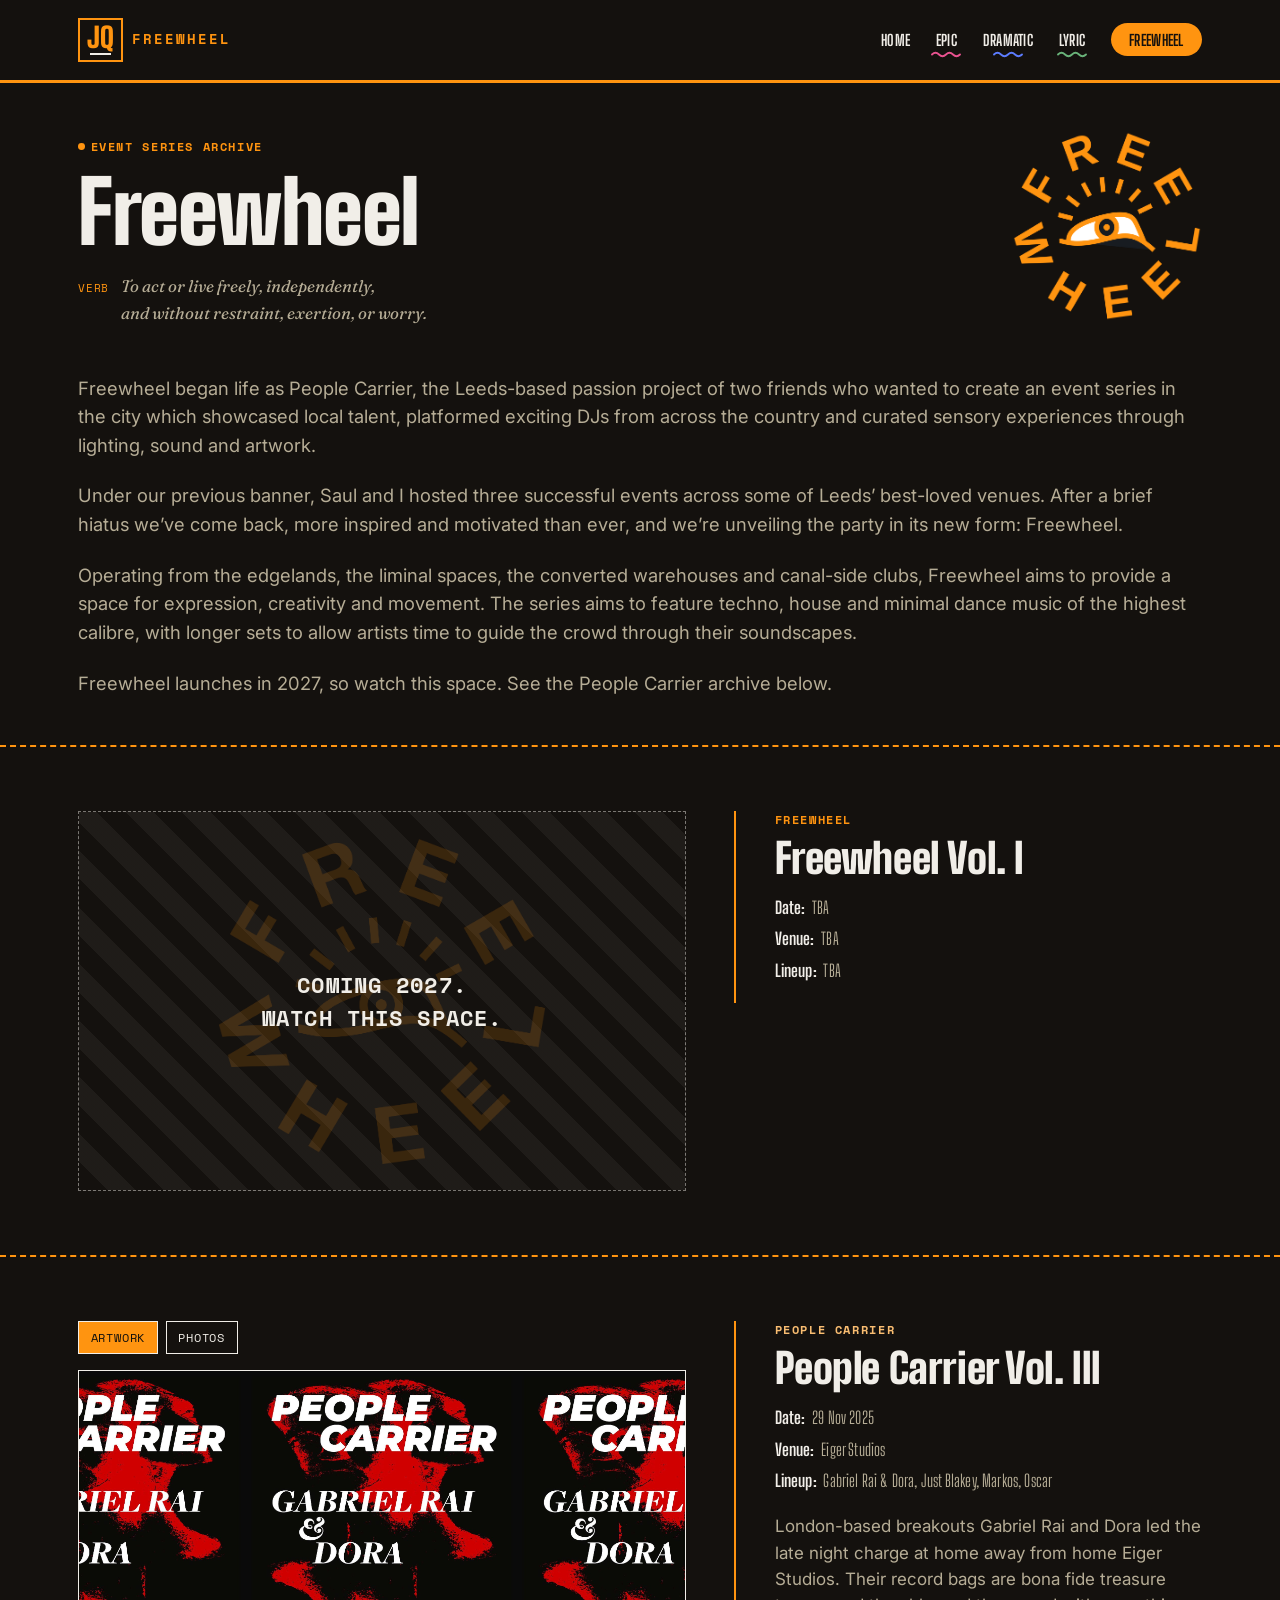
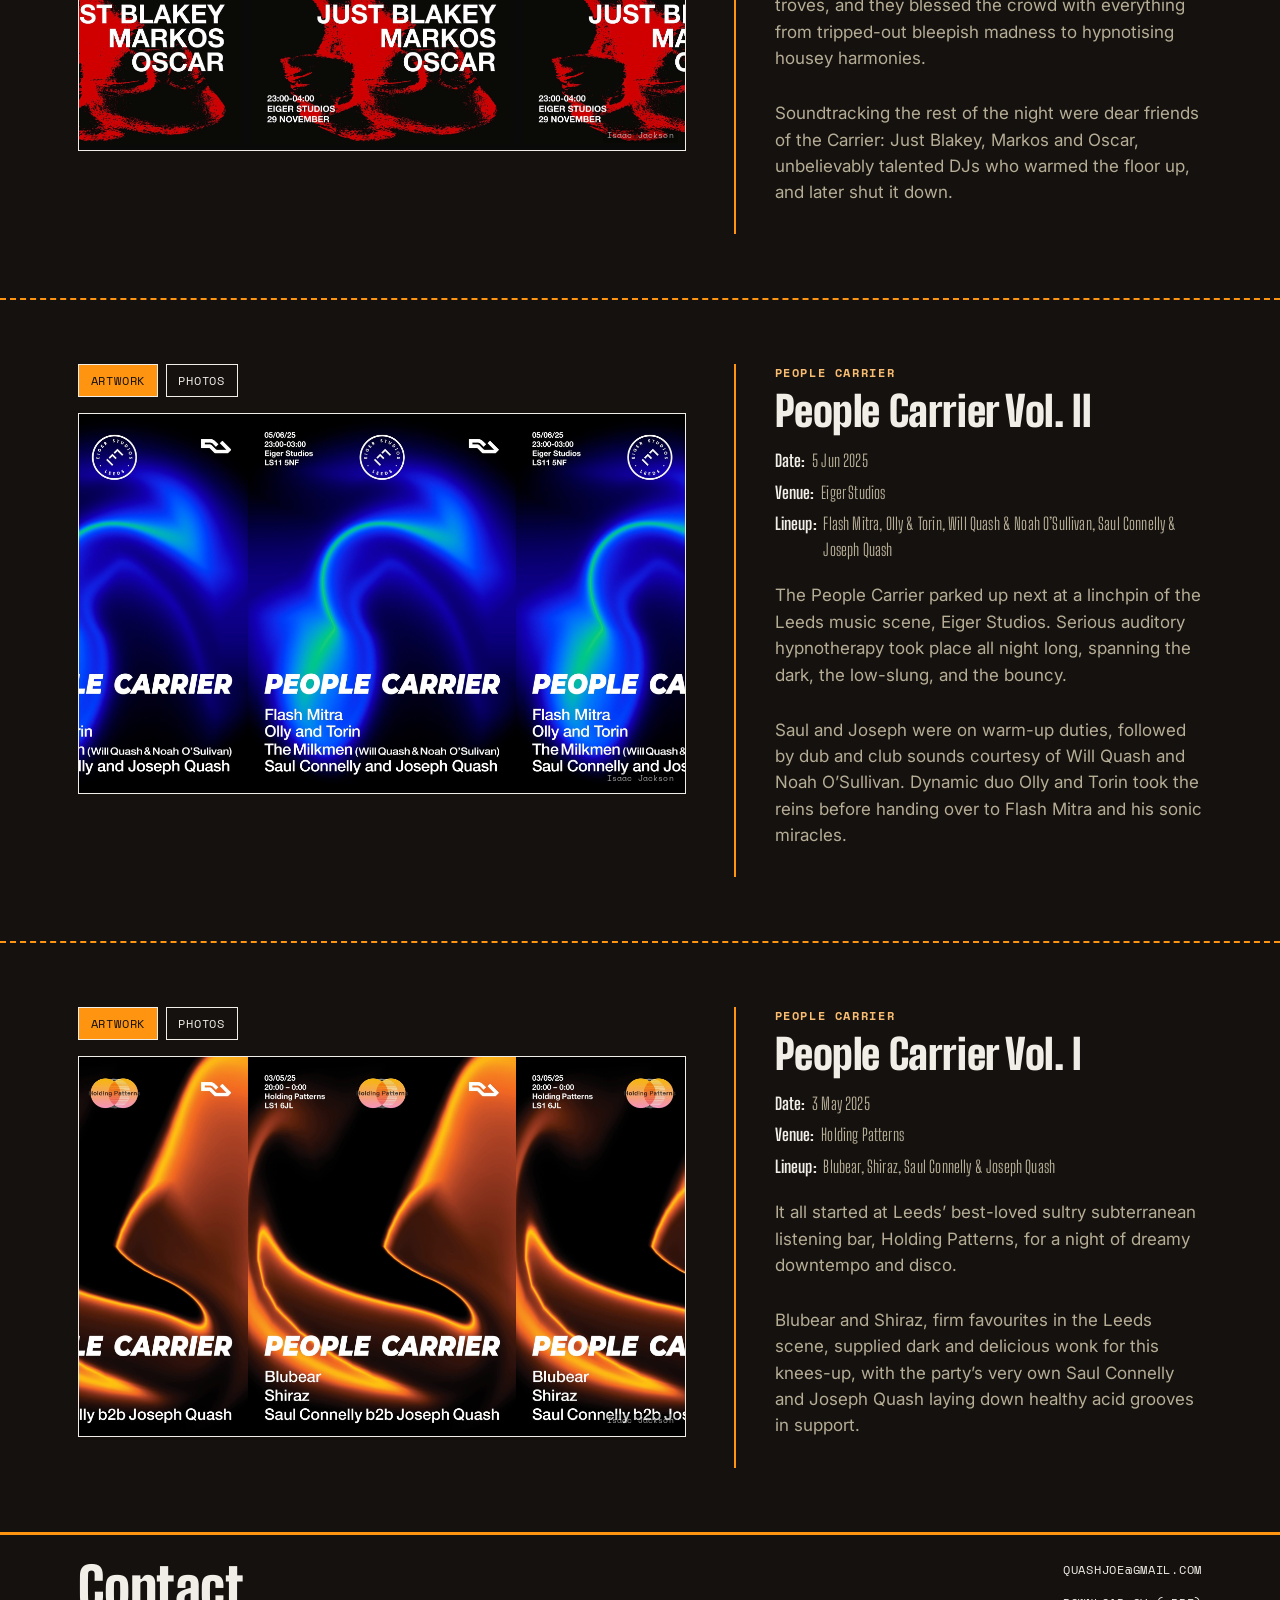
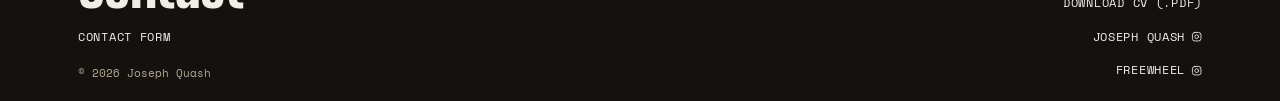
<file: joseph-portfolio/events.html>
<!doctype html>
<html lang="en">
<head>
<meta charset="UTF-8">
<meta name="viewport" content="width=device-width, initial-scale=1">
<title>Freewheel (formerly People Carrier) — Joseph Quash</title>
<meta name="description" content="Photo, video and artwork archive for Freewheel, the music event series formerly known as People Carrier.">
<meta property="og:title" content="Freewheel (formerly People Carrier)">
<meta property="og:description" content="Photo, video and artwork archive for Freewheel, the music event series formerly known as People Carrier.">
<meta property="og:image" content="images/misc/og-image.png">
<meta property="og:type" content="website">
<meta name="twitter:card" content="summary_large_image">
<meta name="twitter:title" content="Freewheel (formerly People Carrier)">
<meta name="twitter:description" content="Photo, video and artwork archive for Freewheel, the music event series formerly known as People Carrier.">
<meta name="twitter:image" content="images/misc/og-image.png">
<link rel="icon" href="images/misc/favicon-dark.svg" type="image/svg+xml">
<link rel="stylesheet" href="css/style.css">
</head>
<body data-theme="dark">
<a class="skip-link" href="#main">Skip to content</a>

<header class="site-header site-header--sidings">
  <div class="container site-header__bar">
    <a class="wordmark" href="index.html" aria-label="Joseph Quash — home"><span class="logo-mark" aria-hidden="true"><span class="logo-mark__text">JQ</span><span class="logo-mark__bar"></span></span><span class="wordmark__label wordmark__label--sidings">Freewheel</span></a>
    <button class="nav-toggle" aria-expanded="false" aria-controls="main-nav">Menu ☰</button>
    <nav class="main-nav" id="main-nav" aria-label="Primary">
      <ul>
        <li><a href="index.html">Home</a></li>
        <li><a href="epic.html">Epic</a></li>
        <li><a href="dramatic.html">Dramatic</a></li>
        <li><a href="lyric.html">Lyric</a></li>
        <li><a href="events.html" aria-current="page">Freewheel</a></li>
      </ul>
    </nav>
  </div>
</header>

<main id="main">
  <section class="hero hero--sidings-divider" style="padding-block: clamp(2rem, 4vw, 3rem);">
    <div class="container freewheel-hero">
      <div class="freewheel-hero__head">
        <p class="eyebrow hero__kicker">Event series archive</p>
        <h1 class="display">Freewheel</h1>
        <p class="hero__definition"><span class="hero__definition-pos">verb</span><span class="hero__definition-text">To act or live freely, independently,<br class="hero__definition-break"> and without restraint, exertion, or worry.</span></p>
      </div>
      <img class="freewheel-logo" src="images/misc/freewheel-logo.png" alt="Freewheel logo: the word Freewheel set in a circle around a wavy line" width="1000" height="1000">
      <div class="freewheel-hero__body">
        <p class="lede">Freewheel began life as People Carrier, the Leeds-based passion project of two friends who wanted to create an event series in the city which showcased local talent, platformed exciting DJs from across the country and curated sensory experiences through lighting, sound and artwork.</p>
        <p class="lede">Under our previous banner, Saul and I hosted three successful events across some of Leeds&rsquo; best-loved venues. After a brief hiatus we&rsquo;ve come back, more inspired and motivated than ever, and we&rsquo;re unveiling the party in its new form: Freewheel.</p>
        <p class="lede">Operating from the edgelands, the liminal spaces, the converted warehouses and canal-side clubs, Freewheel aims to provide a space for expression, creativity and movement. The series aims to feature techno, house and minimal dance music of the highest calibre, with longer sets to allow artists time to guide the crowd through their soundscapes.</p>
        <p class="lede">Freewheel launches in 2027, so watch this space. See the People Carrier archive below.</p>
      </div>
    </div>
  </section>

  <div id="events-list">
    <!-- populated by js/page-events.js, one .event-block per event -->
  </div>
</main>

<footer class="site-footer site-footer--sidings">
  <div class="container">
    <div class="site-footer__top">
      <div class="site-footer__brand">
        <h2 class="display site-footer__title">Contact</h2>
        <a href="contact.html">Contact form</a>
        <small>© <span id="year"></span> Joseph Quash</small>
      </div>
      <ul class="site-footer__extra" aria-label="Contact and social">
        <li><a href="mailto:quashjoe@gmail.com">quashjoe@gmail.com</a></li>
        <li><a href="files/joseph-quash-cv.pdf" target="_blank" rel="noopener noreferrer">Download CV (.pdf)</a></li>
        <li><a href="https://www.instagram.com/josephquash/" target="_blank" rel="noopener noreferrer">Joseph Quash<svg class="site-footer__ig" viewBox="0 0 24 24" aria-hidden="true" fill="none" stroke="currentColor" stroke-width="1.8" stroke-linecap="round" stroke-linejoin="round"><rect x="3" y="3" width="18" height="18" rx="5"/><circle cx="12" cy="12" r="4"/><circle cx="17.3" cy="6.7" r="0.6" fill="currentColor" stroke="none"/></svg></a></li>
        <li><a href="https://www.instagram.com/peoplecarrieruk/" target="_blank" rel="noopener noreferrer">Freewheel<svg class="site-footer__ig" viewBox="0 0 24 24" aria-hidden="true" fill="none" stroke="currentColor" stroke-width="1.8" stroke-linecap="round" stroke-linejoin="round"><rect x="3" y="3" width="18" height="18" rx="5"/><circle cx="12" cy="12" r="4"/><circle cx="17.3" cy="6.7" r="0.6" fill="currentColor" stroke="none"/></svg></a></li>
      </ul>
    </div>
  </div>
</footer>

<script src="js/data.js"></script>
<script src="js/carousel.js"></script>
<script src="js/main.js"></script>
<script src="js/page-events.js"></script>
<script>document.getElementById("year").textContent = new Date().getFullYear();</script>
</body>
</html>
</file>
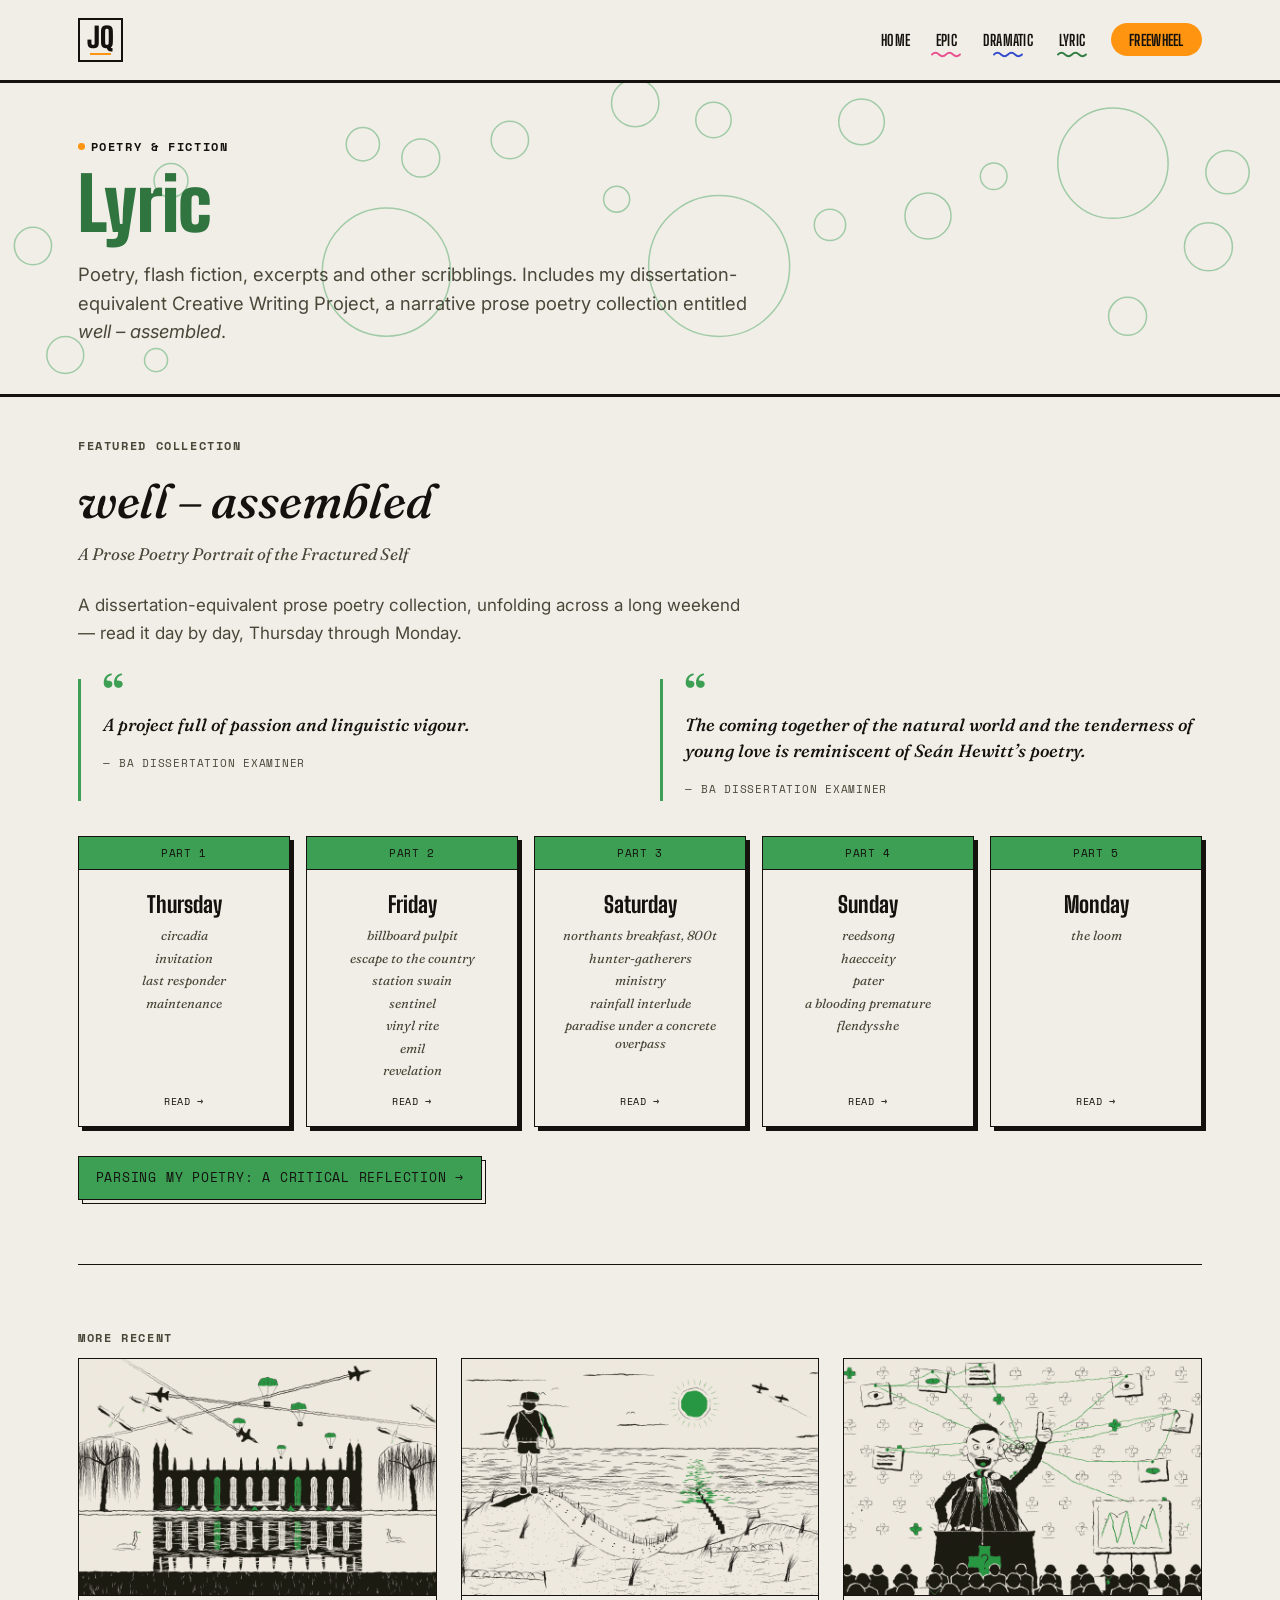
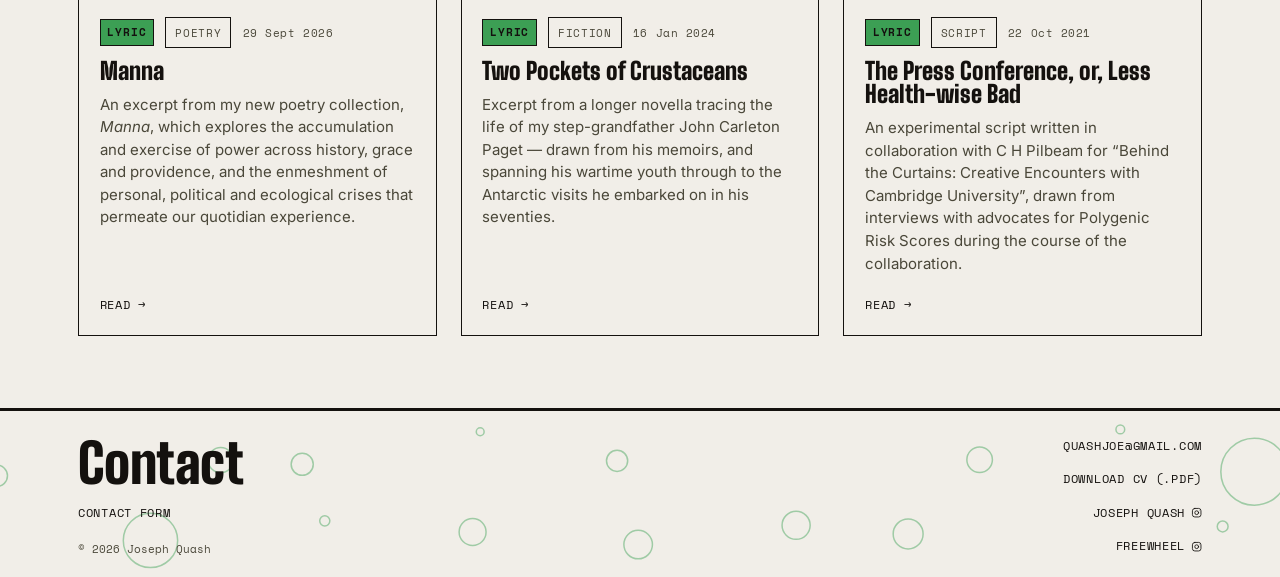
<file: joseph-portfolio/lyric.html>
<!doctype html>
<html lang="en">
<head>
<meta charset="UTF-8">
<meta name="viewport" content="width=device-width, initial-scale=1">
<title>Lyric — Joseph Quash</title>
<meta name="description" content="Lyric: poetry, flash fiction, excerpts and other scribblings, including the dissertation-equivalent Creative Writing Project, 'well – assembled'.">
<meta property="og:title" content="Lyric — Joseph Quash">
<meta property="og:description" content="Poetry, flash fiction, excerpts and other scribblings, including the dissertation-equivalent Creative Writing Project, 'well – assembled'.">
<meta property="og:image" content="images/misc/og-image.png">
<meta property="og:type" content="website">
<meta name="twitter:card" content="summary_large_image">
<meta name="twitter:title" content="Lyric — Joseph Quash">
<meta name="twitter:description" content="Poetry, flash fiction, excerpts and other scribblings, including the dissertation-equivalent Creative Writing Project, 'well – assembled'.">
<meta name="twitter:image" content="images/misc/og-image.png">
<link rel="icon" href="images/misc/favicon.svg" type="image/svg+xml">
<link rel="stylesheet" href="css/style.css">
</head>
<body>
<a class="skip-link" href="#main">Skip to content</a>

<header class="site-header">
  <div class="container site-header__bar">
    <a class="wordmark" href="index.html" aria-label="Joseph Quash — home"><span class="logo-mark" aria-hidden="true"><span class="logo-mark__text">JQ</span><span class="logo-mark__bar"></span></span></a>
    <button class="nav-toggle" aria-expanded="false" aria-controls="main-nav">Menu ☰</button>
    <nav class="main-nav" id="main-nav" aria-label="Primary">
      <ul>
        <li><a href="index.html">Home</a></li>
        <li><a href="epic.html">Epic</a></li>
        <li><a href="dramatic.html">Dramatic</a></li>
        <li><a href="lyric.html" aria-current="page">Lyric</a></li>
        <li><a href="events.html">Freewheel</a></li>
      </ul>
    </nav>
  </div>
</header>

<main id="main">
  <section class="hero lyric-hero" style="padding-block: clamp(2rem, 4vw, 3rem);">
    <svg class="hero__pattern" viewBox="0 0 1200 340" preserveAspectRatio="xMidYMid slice" aria-hidden="true" focusable="false">
      <circle cx="674.2" cy="195.9" r="66.1" fill="none" stroke="currentColor" stroke-width="1.5" vector-effect="non-scaling-stroke"/>
      <circle cx="362.2" cy="201.6" r="60.1" fill="none" stroke="currentColor" stroke-width="1.5" vector-effect="non-scaling-stroke"/>
      <circle cx="1043.4" cy="99.6" r="51.7" fill="none" stroke="currentColor" stroke-width="1.5" vector-effect="non-scaling-stroke"/>
      <circle cx="1132.9" cy="178.0" r="22.5" fill="none" stroke="currentColor" stroke-width="1.5" vector-effect="non-scaling-stroke"/>
      <circle cx="595.5" cy="43.1" r="22.2" fill="none" stroke="currentColor" stroke-width="1.5" vector-effect="non-scaling-stroke"/>
      <circle cx="870.0" cy="149.0" r="21.6" fill="none" stroke="currentColor" stroke-width="1.5" vector-effect="non-scaling-stroke"/>
      <circle cx="807.7" cy="60.8" r="21.4" fill="none" stroke="currentColor" stroke-width="1.5" vector-effect="non-scaling-stroke"/>
      <circle cx="1150.8" cy="108.0" r="20.3" fill="none" stroke="currentColor" stroke-width="1.5" vector-effect="non-scaling-stroke"/>
      <circle cx="1057.1" cy="243.1" r="17.8" fill="none" stroke="currentColor" stroke-width="1.5" vector-effect="non-scaling-stroke"/>
      <circle cx="394.5" cy="94.7" r="17.8" fill="none" stroke="currentColor" stroke-width="1.5" vector-effect="non-scaling-stroke"/>
      <circle cx="30.9" cy="177.2" r="17.5" fill="none" stroke="currentColor" stroke-width="1.5" vector-effect="non-scaling-stroke"/>
      <circle cx="478.0" cy="77.8" r="17.5" fill="none" stroke="currentColor" stroke-width="1.5" vector-effect="non-scaling-stroke"/>
      <circle cx="61.2" cy="279.4" r="17.3" fill="none" stroke="currentColor" stroke-width="1.5" vector-effect="non-scaling-stroke"/>
      <circle cx="668.9" cy="59.1" r="16.6" fill="none" stroke="currentColor" stroke-width="1.5" vector-effect="non-scaling-stroke"/>
      <circle cx="160.3" cy="115.7" r="15.9" fill="none" stroke="currentColor" stroke-width="1.5" vector-effect="non-scaling-stroke"/>
      <circle cx="340.2" cy="81.8" r="15.6" fill="none" stroke="currentColor" stroke-width="1.5" vector-effect="non-scaling-stroke"/>
      <circle cx="778.1" cy="157.4" r="14.7" fill="none" stroke="currentColor" stroke-width="1.5" vector-effect="non-scaling-stroke"/>
      <circle cx="931.6" cy="111.8" r="12.5" fill="none" stroke="currentColor" stroke-width="1.5" vector-effect="non-scaling-stroke"/>
      <circle cx="578.1" cy="133.3" r="12.2" fill="none" stroke="currentColor" stroke-width="1.5" vector-effect="non-scaling-stroke"/>
      <circle cx="146.3" cy="284.2" r="10.8" fill="none" stroke="currentColor" stroke-width="1.5" vector-effect="non-scaling-stroke"/>
    </svg>
    <div class="container">
      <p class="eyebrow hero__kicker">Poetry &amp; fiction</p>
      <h1 class="display category-band__title category-band__title--lyric" style="font-size: clamp(2.6rem, 7vw, 4.6rem);">Lyric</h1>
      <p class="lede">Poetry, flash fiction, excerpts and other scribblings. Includes my dissertation-equivalent Creative Writing Project, a narrative prose poetry collection entitled <em>well – assembled</em>.</p>
    </div>
  </section>

  <section style="border-top: none; padding-top: 2.5rem;">
    <div class="container">
      <div class="wa-showcase">
        <p class="eyebrow wa-showcase__kicker">Featured collection</p>
        <h2 class="wa-showcase__title">well – assembled</h2>
        <p class="wa-showcase__subtitle">A Prose Poetry Portrait of the Fractured Self</p>
        <p class="wa-showcase__intro">A dissertation-equivalent prose poetry collection, unfolding across a long weekend — read it day by day, Thursday through Monday.</p>
        <div class="wa-praise">
          <blockquote class="wa-praise__quote">
            <span class="wa-praise__mark" aria-hidden="true">&ldquo;</span>
            <p>A project full of passion and linguistic vigour.</p>
            <cite>BA dissertation examiner</cite>
          </blockquote>
          <blockquote class="wa-praise__quote">
            <span class="wa-praise__mark" aria-hidden="true">&ldquo;</span>
            <p>The coming together of the natural world and the tenderness of young love is reminiscent of Se&aacute;n Hewitt&rsquo;s poetry.</p>
            <cite>BA dissertation examiner</cite>
          </blockquote>
        </div>
        <div class="wa-calendar" id="wa-calendar">
          <!-- populated by js/page-lyric.js (day tiles + the
               "Parsing my Poetry" coda link, as its last child) -->
        </div>
      </div>
      <div class="writing-grid__more-wrap" id="more-recent-wrap">
        <p class="eyebrow category-feature__kicker">More recent</p>
        <div class="writing-grid" id="writing-grid">
          <!-- populated by js/page-lyric.js -->
        </div>
      </div>
    </div>
  </section>
</main>

<footer class="site-footer site-footer--lyric">
  <svg class="footer__pattern" viewBox="0 0 1200 145" preserveAspectRatio="xMidYMid slice" aria-hidden="true" focusable="false">
      <circle cx="41.3" cy="56.3" r="9.3" class="shape--lyric" fill="none" stroke="currentColor" stroke-width="1.5" vector-effect="non-scaling-stroke"/>
      <circle cx="235.8" cy="42.7" r="10.9" class="shape--lyric" fill="none" stroke="currentColor" stroke-width="1.5" vector-effect="non-scaling-stroke"/>
      <circle cx="306.6" cy="46.3" r="9.6" class="shape--lyric" fill="none" stroke="currentColor" stroke-width="1.5" vector-effect="non-scaling-stroke"/>
      <circle cx="461.2" cy="18.0" r="3.4" class="shape--lyric" fill="none" stroke="currentColor" stroke-width="1.5" vector-effect="non-scaling-stroke"/>
      <circle cx="580.1" cy="43.3" r="9.2" class="shape--lyric" fill="none" stroke="currentColor" stroke-width="1.5" vector-effect="non-scaling-stroke"/>
      <circle cx="895.0" cy="42.3" r="11.1" class="shape--lyric" fill="none" stroke="currentColor" stroke-width="1.5" vector-effect="non-scaling-stroke"/>
      <circle cx="1017.2" cy="16.0" r="3.8" class="shape--lyric" fill="none" stroke="currentColor" stroke-width="1.5" vector-effect="non-scaling-stroke"/>
      <circle cx="1133.6" cy="52.7" r="29.1" class="shape--lyric" fill="none" stroke="currentColor" stroke-width="1.5" vector-effect="non-scaling-stroke"/>
      <circle cx="29.8" cy="130.0" r="10.2" class="shape--lyric" fill="none" stroke="currentColor" stroke-width="1.5" vector-effect="non-scaling-stroke"/>
      <circle cx="174.8" cy="112.4" r="23.6" class="shape--lyric" fill="none" stroke="currentColor" stroke-width="1.5" vector-effect="non-scaling-stroke"/>
      <circle cx="326.2" cy="95.4" r="4.4" class="shape--lyric" fill="none" stroke="currentColor" stroke-width="1.5" vector-effect="non-scaling-stroke"/>
      <circle cx="454.6" cy="105.1" r="11.7" class="shape--lyric" fill="none" stroke="currentColor" stroke-width="1.5" vector-effect="non-scaling-stroke"/>
      <circle cx="598.4" cy="116.0" r="12.4" class="shape--lyric" fill="none" stroke="currentColor" stroke-width="1.5" vector-effect="non-scaling-stroke"/>
      <circle cx="735.6" cy="99.3" r="12.2" class="shape--lyric" fill="none" stroke="currentColor" stroke-width="1.5" vector-effect="non-scaling-stroke"/>
      <circle cx="832.9" cy="106.8" r="13.0" class="shape--lyric" fill="none" stroke="currentColor" stroke-width="1.5" vector-effect="non-scaling-stroke"/>
      <circle cx="1106.1" cy="100.3" r="4.7" class="shape--lyric" fill="none" stroke="currentColor" stroke-width="1.5" vector-effect="non-scaling-stroke"/>
  </svg>
  <div class="container">
    <div class="site-footer__top">
      <div class="site-footer__brand">
        <h2 class="display site-footer__title">Contact</h2>
        <a href="contact.html">Contact form</a>
        <small>© <span id="year"></span> Joseph Quash</small>
      </div>
      <ul class="site-footer__extra" aria-label="Contact and social">
        <li><a href="mailto:quashjoe@gmail.com">quashjoe@gmail.com</a></li>
        <li><a href="files/joseph-quash-cv.pdf" target="_blank" rel="noopener noreferrer">Download CV (.pdf)</a></li>
        <li><a href="https://www.instagram.com/josephquash/" target="_blank" rel="noopener noreferrer">Joseph Quash<svg class="site-footer__ig" viewBox="0 0 24 24" aria-hidden="true" fill="none" stroke="currentColor" stroke-width="1.8" stroke-linecap="round" stroke-linejoin="round"><rect x="3" y="3" width="18" height="18" rx="5"/><circle cx="12" cy="12" r="4"/><circle cx="17.3" cy="6.7" r="0.6" fill="currentColor" stroke="none"/></svg></a></li>
        <li><a href="https://www.instagram.com/peoplecarrieruk/" target="_blank" rel="noopener noreferrer">Freewheel<svg class="site-footer__ig" viewBox="0 0 24 24" aria-hidden="true" fill="none" stroke="currentColor" stroke-width="1.8" stroke-linecap="round" stroke-linejoin="round"><rect x="3" y="3" width="18" height="18" rx="5"/><circle cx="12" cy="12" r="4"/><circle cx="17.3" cy="6.7" r="0.6" fill="currentColor" stroke="none"/></svg></a></li>
      </ul>
    </div>
  </div>
</footer>

<script src="js/data.js"></script>
<script src="js/carousel.js"></script>
<script src="js/main.js"></script>
<script src="js/page-lyric.js"></script>
<script>document.getElementById("year").textContent = new Date().getFullYear();</script>
</body>
</html>
</file>
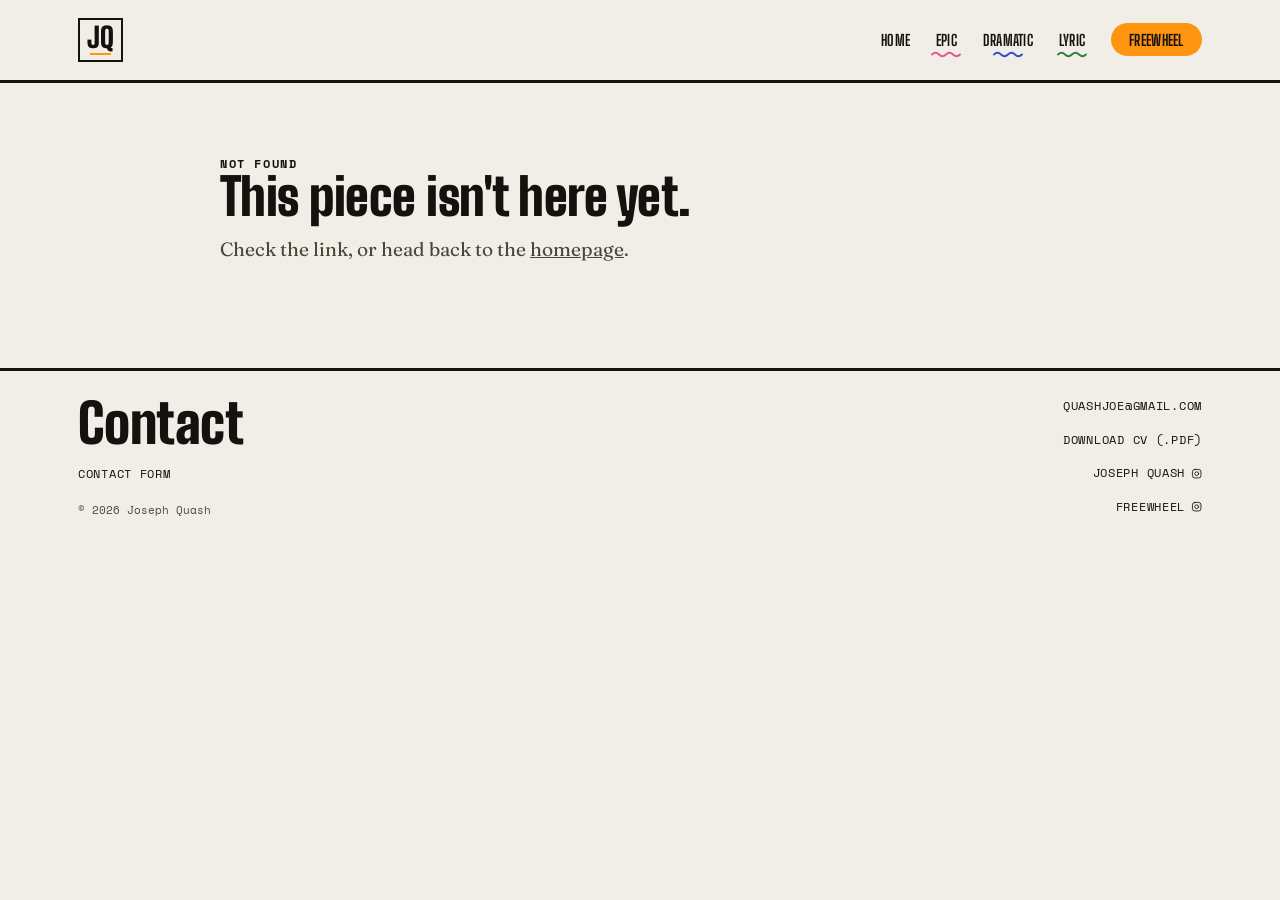
<file: joseph-portfolio/piece.html>
<!doctype html>
<html lang="en">
<head>
<meta charset="UTF-8">
<meta name="viewport" content="width=device-width, initial-scale=1">
<!--
  This page is one shared template for every piece — the real title,
  dek and cover image are filled in at request time, per article, by
  the Netlify Edge Function at netlify/edge-functions/piece-meta.js
  (registered in netlify.toml). It rewrites everything between the
  PIECE_META markers below using the same js/data.js this page's own
  JS reads, so there's nothing to keep in sync by hand — add a piece
  to data.js and its preview is covered automatically, same as the
  rest of the site. The tags below are just the fallback: what a
  visitor sees if the id is missing/unrecognised, and what you'd see
  reading this file's raw source or previewing it outside Netlify
  (e.g. this site's claude.ai artifact link, which doesn't run
  Netlify's Edge Functions). Client-side, page-piece.js still sets
  document.title itself for the browser tab — that's unrelated to the
  tags below, which exist for link-preview crawlers that don't run JS.
-->
<!-- PIECE_META_START -->
<title>Joseph Quash — Writing &amp; Freewheel</title>
<meta name="description" content="Writing by Joseph Quash — Epic (essays &amp; reviews), Dramatic (journalism) and Lyric (poetry &amp; fiction).">
<meta property="og:title" content="Joseph Quash — Writing &amp; Freewheel">
<meta property="og:description" content="Epic, Dramatic and Lyric writing, plus a live music event series.">
<meta property="og:image" content="images/misc/og-image.png">
<meta property="og:type" content="article">
<meta property="og:url" content="piece.html">
<meta name="twitter:card" content="summary_large_image">
<meta name="twitter:title" content="Joseph Quash — Writing &amp; Freewheel">
<meta name="twitter:description" content="Epic, Dramatic and Lyric writing, plus a live music event series.">
<meta name="twitter:image" content="images/misc/og-image.png">
<link rel="canonical" href="piece.html">
<!-- PIECE_META_END -->
<link rel="icon" href="images/misc/favicon.svg" type="image/svg+xml">
<link rel="stylesheet" href="css/style.css">
</head>
<body>
<a class="skip-link" href="#main">Skip to content</a>

<header class="site-header">
  <div class="container site-header__bar">
    <a class="wordmark" href="index.html" aria-label="Joseph Quash — home"><span class="logo-mark" aria-hidden="true"><span class="logo-mark__text">JQ</span><span class="logo-mark__bar"></span></span></a>
    <button class="nav-toggle" aria-expanded="false" aria-controls="main-nav">Menu ☰</button>
    <nav class="main-nav" id="main-nav" aria-label="Primary">
      <ul>
        <li><a href="index.html">Home</a></li>
        <li><a href="epic.html">Epic</a></li>
        <li><a href="dramatic.html">Dramatic</a></li>
        <li><a href="lyric.html">Lyric</a></li>
        <li><a href="events.html">Freewheel</a></li>
      </ul>
    </nav>
  </div>
</header>

<main id="main">
  <div class="container">
    <article class="reading" id="reading-mount">
      <!-- populated by js/page-piece.js -->
    </article>
  </div>
</main>

<footer class="site-footer">
  <div class="container">
    <div class="site-footer__top">
      <div class="site-footer__brand">
        <h2 class="display site-footer__title">Contact</h2>
        <a href="contact.html">Contact form</a>
        <small>© <span id="year"></span> Joseph Quash</small>
      </div>
      <ul class="site-footer__extra" aria-label="Contact and social">
        <li><a href="mailto:quashjoe@gmail.com">quashjoe@gmail.com</a></li>
        <li><a href="files/joseph-quash-cv.pdf" target="_blank" rel="noopener noreferrer">Download CV (.pdf)</a></li>
        <li><a href="https://www.instagram.com/josephquash/" target="_blank" rel="noopener noreferrer">Joseph Quash<svg class="site-footer__ig" viewBox="0 0 24 24" aria-hidden="true" fill="none" stroke="currentColor" stroke-width="1.8" stroke-linecap="round" stroke-linejoin="round"><rect x="3" y="3" width="18" height="18" rx="5"/><circle cx="12" cy="12" r="4"/><circle cx="17.3" cy="6.7" r="0.6" fill="currentColor" stroke="none"/></svg></a></li>
        <li><a href="https://www.instagram.com/peoplecarrieruk/" target="_blank" rel="noopener noreferrer">Freewheel<svg class="site-footer__ig" viewBox="0 0 24 24" aria-hidden="true" fill="none" stroke="currentColor" stroke-width="1.8" stroke-linecap="round" stroke-linejoin="round"><rect x="3" y="3" width="18" height="18" rx="5"/><circle cx="12" cy="12" r="4"/><circle cx="17.3" cy="6.7" r="0.6" fill="currentColor" stroke="none"/></svg></a></li>
      </ul>
    </div>
  </div>
</footer>

<script src="js/data.js"></script>
<script src="js/carousel.js"></script>
<script src="js/main.js"></script>
<script src="js/page-piece.js"></script>
<script>document.getElementById("year").textContent = new Date().getFullYear();</script>
</body>
</html>
</file>
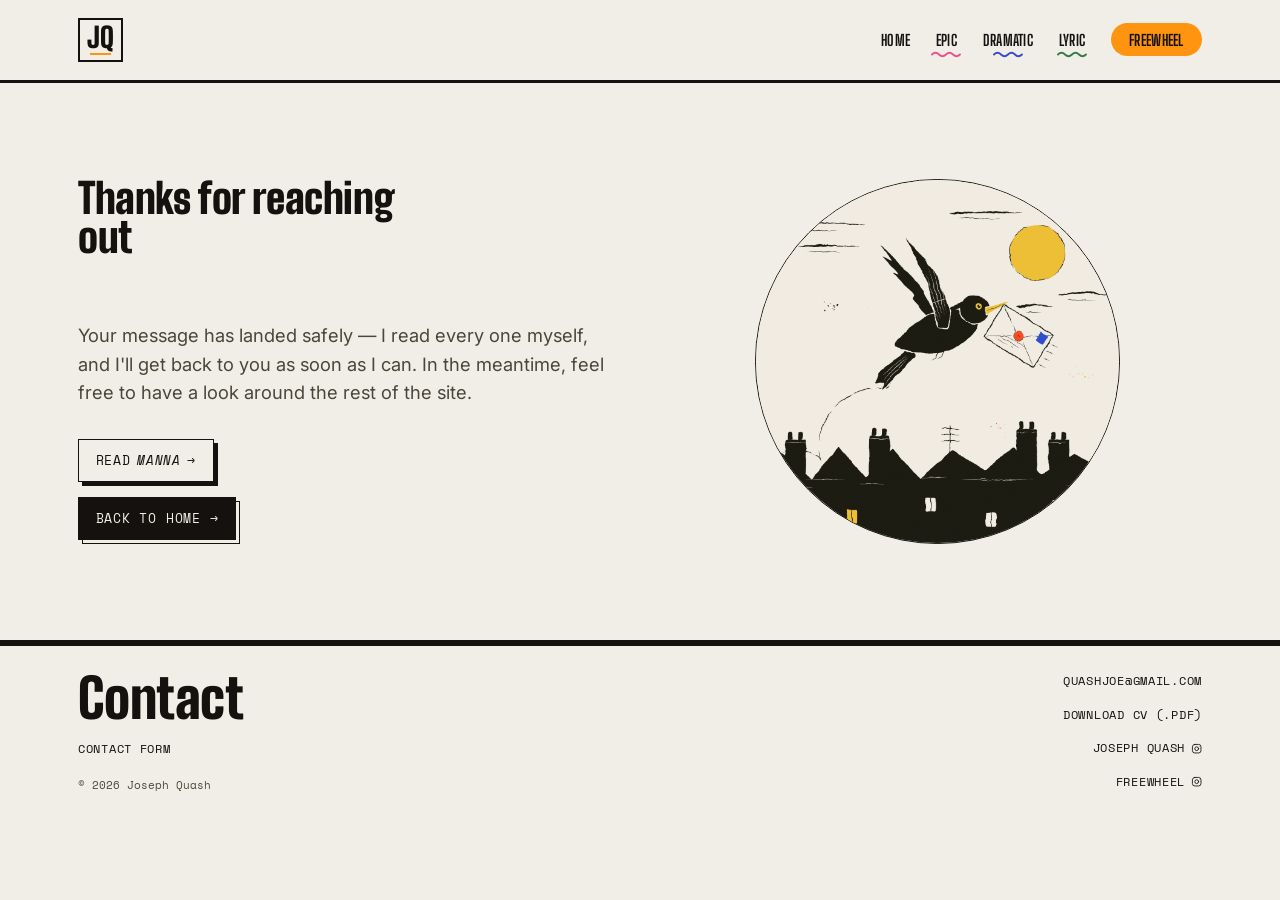
<file: joseph-portfolio/thank-you.html>
<!doctype html>
<html lang="en">
<head>
<meta charset="UTF-8">
<meta name="viewport" content="width=device-width, initial-scale=1">
<title>Message sent — Joseph Quash</title>
<meta name="description" content="Thanks for getting in touch with Joseph Quash.">
<meta name="robots" content="noindex">
<link rel="icon" href="images/misc/favicon.svg" type="image/svg+xml">
<link rel="stylesheet" href="css/style.css">
</head>
<body>
<a class="skip-link" href="#main">Skip to content</a>

<header class="site-header">
  <div class="container site-header__bar">
    <a class="wordmark" href="index.html" aria-label="Joseph Quash — home"><span class="logo-mark" aria-hidden="true"><span class="logo-mark__text">JQ</span><span class="logo-mark__bar"></span></span></a>
    <button class="nav-toggle" aria-expanded="false" aria-controls="main-nav">Menu ☰</button>
    <nav class="main-nav" id="main-nav" aria-label="Primary">
      <ul>
        <li><a href="index.html">Home</a></li>
        <li><a href="epic.html">Epic</a></li>
        <li><a href="dramatic.html">Dramatic</a></li>
        <li><a href="lyric.html">Lyric</a></li>
        <li><a href="events.html">Freewheel</a></li>
      </ul>
    </nav>
  </div>
</header>

<main id="main">
  <section class="hero contact-hero thank-you-hero" style="padding-block: clamp(3rem, 8vw, 6rem);">
    <div class="container about-grid">
      <div>
        <h1 class="display">Thanks for reaching out</h1>
        <p class="lede">Your message has landed safely — I read every one myself, and I'll get back to you as soon as I can. In the meantime, feel free to have a look around the rest of the site.</p>
        <div style="display:flex; flex-direction:column; align-items:flex-start; gap:0.9rem; margin-top:2rem;">
          <a class="btn btn--ghost" href="piece.html?id=w5">Read <em>Manna</em> →</a>
          <a class="btn btn--solid" href="index.html">Back to home →</a>
        </div>
      </div>
      <div>
        <div class="contact-photo-wrap">
          <img class="cover-roundel" src="images/misc/thank-you-cover.png" alt="Illustration of a bird delivering a letter over rooftops">
        </div>
      </div>
    </div>
  </section>
</main>

<footer class="site-footer site-footer--contact">
  <div class="container">
    <div class="site-footer__top">
      <div class="site-footer__brand">
        <h2 class="display site-footer__title">Contact</h2>
        <a href="contact.html">Contact form</a>
        <small>© <span id="year"></span> Joseph Quash</small>
      </div>
      <ul class="site-footer__extra" aria-label="Contact and social">
        <li><a href="mailto:quashjoe@gmail.com">quashjoe@gmail.com</a></li>
        <li><a href="files/joseph-quash-cv.pdf" target="_blank" rel="noopener noreferrer">Download CV (.pdf)</a></li>
        <li><a href="https://www.instagram.com/josephquash/" target="_blank" rel="noopener noreferrer">Joseph Quash<svg class="site-footer__ig" viewBox="0 0 24 24" aria-hidden="true" fill="none" stroke="currentColor" stroke-width="1.8" stroke-linecap="round" stroke-linejoin="round"><rect x="3" y="3" width="18" height="18" rx="5"/><circle cx="12" cy="12" r="4"/><circle cx="17.3" cy="6.7" r="0.6" fill="currentColor" stroke="none"/></svg></a></li>
        <li><a href="https://www.instagram.com/peoplecarrieruk/" target="_blank" rel="noopener noreferrer">Freewheel<svg class="site-footer__ig" viewBox="0 0 24 24" aria-hidden="true" fill="none" stroke="currentColor" stroke-width="1.8" stroke-linecap="round" stroke-linejoin="round"><rect x="3" y="3" width="18" height="18" rx="5"/><circle cx="12" cy="12" r="4"/><circle cx="17.3" cy="6.7" r="0.6" fill="currentColor" stroke="none"/></svg></a></li>
      </ul>
    </div>
  </div>
</footer>

<script src="js/main.js"></script>
<script>document.getElementById("year").textContent = new Date().getFullYear();</script>
</body>
</html>
</file>
<file: joseph-portfolio/css/style.css>
/* =========================================================
   JOSEPH QUASH — PORTFOLIO
   Design system: bold, warm, editorial — not dark-mode moody.
   Cream paper background, near-black ink, three saturated
   accents used as category/section flags. Big italic serif
   display type against clean sans body copy, mono for labels.
   ========================================================= */

/* ---------- Fonts ----------
   Big Shoulders Display: bold condensed headline face (nav,
   h1/h2, pill buttons, event meta) — the punchy "masthead"
   voice. Fraunces: kept only for quiet, upright long-form
   reading moments (piece deks). Inter: body copy. Space Mono:
   small meta/labels. */
@import url('https://fonts.googleapis.com/css2?family=Big+Shoulders+Display:wght@700;900&family=Fraunces:ital,opsz,wght@0,9..144,300;0,9..144,400;0,9..144,500;0,9..144,600;0,9..144,700&family=Inter:wght@400;500;600;700&family=Space+Mono:wght@400;700&display=swap');

/* ---------- Tokens ---------- */
:root{
  --paper: #F1EEE8;
  --paper-alt: #E8E1D3;
  --ink: #14110E;
  --ink-soft: #4A4739;

  --accent: #E9528F;      /* Epic flag (pink) */
  --accent-ink: #14110F;
  --accent2: #344BCC;     /* Dramatic flag */
  --accent2-ink: #F1EEE8;
  --accent3: #3C9F54;     /* Lyric flag (green) */
  --accent3-ink: #14110F;  /* dark text on green fill */

  --sidings: #FF9410;     /* Freewheel's own brand colour — constant
                              across light and dark, a fourth
                              identity alongside the three writing
                              categories rather than tied to one */
  --sidings-ink: #14110E;  /* dark text on amber */

  --line: var(--ink);
  --line-thin: 1px;
  --line-thick: 3px;

  --radius: 2px;
  --shadow-pop: 6px 6px 0 var(--ink);
  --shadow-pop-sm: 4px 4px 0 var(--ink);

  --font-headline: 'Big Shoulders Display', 'Arial Narrow', 'Helvetica Neue Condensed', Arial, sans-serif;
  --font-display: 'Fraunces', Georgia, 'Times New Roman', serif;
  --font-body: 'Inter', -apple-system, BlinkMacSystemFont, 'Segoe UI', sans-serif;
  --font-mono: 'Space Mono', 'SFMono-Regular', Consolas, monospace;

  /* Body-copy scale: mirrors the display scale, where the homepage
     hero's "Joseph Quash" sits above every other h1/h2 subtitle.
     --body-lg is reserved for that one hero paragraph; --body is
     the size for every other chunk's running text, deliberately a
     step down rather than matching it. */
  --body-lg: clamp(1.05rem, 2vw, 1.3rem);
  --body: clamp(1rem, 1.6vw, 1.15rem);

  --container: 1220px;
  --gutter: clamp(1.25rem, 4vw, 3rem);
}

/* ---------- Dark theme (Freewheel half) ----------
   Same component system as the rest of the site — type,
   spacing, borders, shadow language — with paper/ink (and
   one accent) inverted. Scoped to <body data-theme="dark">,
   used only on events.html, so crossing into Freewheel reads
   as a different room of the same house, not a different
   site: every component below is still built from these
   tokens, so the flip cascades automatically. --sidings is
   deliberately NOT overridden here — it's the one colour that
   stays identical on both sides, the throughline between them. */
body[data-theme="dark"]{
  --paper: #14110E;
  --paper-alt: #2A2622;
  --ink: #F1EEE8;
  --ink-soft: #B6AD96;
  --accent2: #5C7CFF;   /* brighter/more electric on black */
}

/* ---------- Reset ---------- */
*, *::before, *::after{ box-sizing: border-box; }
html{ scroll-behavior: smooth; }
body{
  margin: 0;
  background: var(--paper);
  color: var(--ink);
  font-family: var(--font-body);
  font-size: 17px;
  line-height: 1.55;
  -webkit-font-smoothing: antialiased;
}
img{ max-width: 100%; display: block; }
a{ color: inherit; }
h1,h2,h3,h4,p,ul,ol,figure{ margin: 0; }
ul{ padding: 0; list-style: none; }
button{ font: inherit; cursor: pointer; }
input, textarea{ font: inherit; }

.container{
  max-width: var(--container);
  margin-inline: auto;
  padding-inline: var(--gutter);
}

.visually-hidden{
  position: absolute; width: 1px; height: 1px;
  overflow: hidden; clip: rect(0 0 0 0); white-space: nowrap;
}

/* ---------- Type helpers ---------- */
.eyebrow{
  font-family: var(--font-mono);
  font-size: 0.72rem;
  letter-spacing: 0.14em;
  text-transform: uppercase;
  font-weight: 700;
}
.display{
  font-family: var(--font-headline);
  font-weight: 900;
  line-height: 0.94;
  letter-spacing: -0.01em;
  text-transform: none;
}
.display-italic{ font-family: var(--font-display); font-style: italic; font-weight: 500; }

/* ---------- Skip link ---------- */
.skip-link{
  position: absolute; left: -999px; top: 0; z-index: 200;
  background: var(--accent); color: var(--accent-ink);
  padding: 0.75em 1.2em; font-family: var(--font-mono);
}
.skip-link:focus{ left: var(--gutter); top: var(--gutter); }

/* =========================================================
   SITE HEADER
   ========================================================= */
.site-header{
  border-bottom: var(--line-thick) solid var(--line);
  background: var(--paper);
  position: sticky;
  top: 0;
  z-index: 50;
}
/* Freewheel only: same thickness and solid style as every other
   page's header rule, just in the amber that carries the rest
   of the page — a full, uninterrupted line the whole width of the
   header, not the dashed hero-to-list rule further down the page. */
.site-header--sidings{ border-bottom-color: var(--sidings); }
.site-header__bar{
  display: flex;
  align-items: center;
  justify-content: space-between;
  padding-block: 1.1rem;
  gap: 1.5rem;
}
.wordmark{
  display: inline-flex;
  align-items: center;
  text-decoration: none;
  white-space: nowrap;
}
/* Logo mark: real live text (not an image), set exactly per the
   Oxblood reference — Big Shoulders Display 900, -0.02em tracking —
   over its own bar. Rendered as HTML/CSS rather than baked into an
   <img>-loaded SVG, because a browser will not fetch an external
   web font for an SVG used as an image/favicon; as a live element
   in the page it loads the real typeface normally, from the same
   Big Shoulders Display import the rest of the site already uses.
   Colours are fixed to the Oxblood values rather than the paper/ink
   tokens, since the mark itself doesn't invert the same way the
   rest of the page does — dark override below swaps which side is
   which, per the light/dark reference files. */
.logo-mark{
  width: clamp(2.2rem, 5vw, 2.8rem);
  height: clamp(2.2rem, 5vw, 2.8rem);
  /* font-size mirrors width/height so the child sizes below (set in
     em, matched to the 240x240 Oxblood reference ratios) scale with
     the box exactly, whatever breakpoint clamp() lands on. */
  font-size: clamp(2.2rem, 5vw, 2.8rem);
  flex-shrink: 0;
  box-sizing: border-box;
  display: flex;
  flex-direction: column;
  align-items: center;
  justify-content: center;
  gap: 0.058em;
  background: #F1EEE8;
  border: 2px solid var(--ink);
  overflow: hidden;
}
body[data-theme="dark"] .logo-mark{
  background: #14110E;
  border-color: var(--sidings);
}
.logo-mark__text{
  font-family: 'Big Shoulders Display', 'Arial Narrow', Arial, sans-serif;
  font-weight: 900;
  font-size: 0.625em;
  line-height: 0.9;
  letter-spacing: -0.02em;
  color: #14110E;
}
body[data-theme="dark"] .logo-mark__text{ color: var(--sidings); }
.logo-mark__bar{
  width: 0.458em;
  height: 0.05em;
  background: var(--sidings);
}
body[data-theme="dark"] .logo-mark__bar{ background: #F1EEE8; }
.wordmark__label{
  margin-left: 0.7em;
  font-family: var(--font-display);
  font-style: italic;
  font-weight: 500;
  font-size: clamp(1.1rem, 2.4vw, 1.4rem);
  white-space: nowrap;
}
.wordmark__label--sidings{
  font-family: var(--font-mono);
  font-style: normal;
  font-weight: 700;
  font-size: 0.85rem;
  letter-spacing: 0.14em;
  text-transform: uppercase;
  color: var(--sidings);
}

.main-nav ul{
  display: flex;
  align-items: center;
  gap: clamp(0.9rem, 2vw, 1.9rem);
  flex-wrap: wrap;
}
.main-nav a{
  font-family: var(--font-headline);
  font-weight: 700;
  font-size: 0.95rem;
  letter-spacing: 0.02em;
  text-transform: uppercase;
  text-decoration: none;
  padding-bottom: 3px;
  border-bottom: 2px solid transparent;
}
.main-nav a:hover,
.main-nav a[aria-current="page"]{
  border-bottom-color: var(--ink);
}
/* Category links: a permanent colour-coded squiggle under each one
   instead of the plain hover rule, so each keeps its own identity
   right in the nav — matched by href since every page shares the
   same relative links. Drawn as a fixed-size masked shape (not
   text-decoration: wavy) so DRAMATIC / EPIC / LYRIC all get an
   identical, uniform scribble regardless of word length. */
.main-nav a[href="dramatic.html"],
.main-nav a[href="epic.html"],
.main-nav a[href="lyric.html"]{
  position: relative;
  border-bottom: none;
  padding-bottom: 9px;
}
.main-nav a[href="dramatic.html"]::after,
.main-nav a[href="epic.html"]::after,
.main-nav a[href="lyric.html"]::after{
  content: "";
  position: absolute;
  left: 50%;
  bottom: 0;
  transform: translateX(-50%);
  width: 30px;
  height: 7px;
  -webkit-mask-image: url("data:image/svg+xml,%3Csvg xmlns='http://www.w3.org/2000/svg' viewBox='0 0 40 10'%3E%3Cpath d='M0 5 Q5 0 10 5 T20 5 T30 5 T40 5' fill='none' stroke='%23000' stroke-width='2.6' stroke-linecap='round'/%3E%3C/svg%3E");
  mask-image: url("data:image/svg+xml,%3Csvg xmlns='http://www.w3.org/2000/svg' viewBox='0 0 40 10'%3E%3Cpath d='M0 5 Q5 0 10 5 T20 5 T30 5 T40 5' fill='none' stroke='%23000' stroke-width='2.6' stroke-linecap='round'/%3E%3C/svg%3E");
  -webkit-mask-size: 100% 100%;
  mask-size: 100% 100%;
  -webkit-mask-repeat: no-repeat;
  mask-repeat: no-repeat;
}
.main-nav a[href="dramatic.html"]::after{ background-color: var(--accent2); }
.main-nav a[href="epic.html"]::after{ background-color: var(--accent); }
.main-nav a[href="lyric.html"]::after{ background-color: color-mix(in srgb, var(--accent3) 75%, var(--ink) 25%); }
.main-nav a[aria-current="page"]{ font-weight: 700; }
/* Freewheel: a solid pill rather than a text link — the nav itself
   hints at the site's two halves. Colour is --sidings, which does
   not flip with the light/dark theme, so the pill reads identically
   whichever half you're on. */
.main-nav a[href="events.html"]{
  background: var(--sidings);
  color: var(--sidings-ink);
  border-radius: 999px;
  padding: 0.5em 1.2em;
  border-bottom: none;
}
.main-nav a[href="events.html"]:hover{
  background: color-mix(in srgb, var(--sidings) 82%, black 18%);
}
.nav-toggle{
  display: none;
  background: none; border: var(--line-thin) solid var(--ink);
  padding: 0.5em 0.7em; font-family: var(--font-mono);
}

/* =========================================================
   HERO / INTRO BAND
   ========================================================= */
.hero{
  padding-block: clamp(2.5rem, 6vw, 5rem);
  border-bottom: var(--line-thick) solid var(--line);
}
/* Freewheel's hero hands off to the event list with its own dashed
   red rule instead of the site's usual solid ink one. */
.hero--sidings-divider{
  border-bottom-style: dashed;
  border-bottom-color: var(--sidings);
  border-bottom-width: 2px;
}
.hero__kicker{
  margin-bottom: 1rem;
  display: inline-flex;
  align-items: center;
  gap: 0.5em;
}
.hero__kicker::before{
  content: "";
  width: 0.6em; height: 0.6em;
  background: var(--sidings); /* amber, site-wide */
  border-radius: 50%;
  display: inline-block;
}
body[data-theme="dark"] .hero__kicker{ color: var(--sidings); }
body[data-theme="dark"] .hero__kicker::before{ background: var(--sidings); }
.hero h1{
  font-size: clamp(2.7rem, 6.8vw, 5.4rem);
  max-width: 16ch;
}
/* A dictionary-style gloss on the page's own name — sits right under
   the Freewheel h1, in the same smaller italic serif as the "well –
   assembled" subtitle on Lyric, so a title-plus-definition treatment
   reads as an established move rather than a one-off for this page. */
.hero__definition{
  display: flex;
  align-items: baseline;
  gap: 0.7em;
  margin-top: 1.3rem;
  margin-bottom: 1.6rem;
  max-width: 46ch;
}
.hero__definition-pos{
  flex-shrink: 0;
  font-family: var(--font-mono);
  font-style: normal;
  font-size: 0.68rem;
  letter-spacing: 0.07em;
  text-transform: uppercase;
  color: var(--sidings);
}
/* The definition text is its own flex item (rather than the whole
   .hero__definition line being one run of text) so a wrapped second
   line hangs indented under "A short...", in line with where the
   text itself starts — not back under the "noun" label to its left,
   the way a plain inline wrap would otherwise fall. */
.hero__definition-text{
  font-family: var(--font-display);
  font-style: italic;
  font-weight: 400;
  font-size: 1.05rem;
  color: var(--ink-soft);
}
/* The manual break after "...main line" (events.html) gives the
   definition a clean, deliberate two-line shape on wider screens.
   Below 720px the narrower column already wraps the sentence on its
   own well before that word, so the manual break just adds an extra,
   oddly-short line on top of the natural wrap — dropped here only. */
@media (max-width: 720px){
  .hero__definition-break{ display: none; }
}
.hero p.lede{
  margin-top: 1.4rem;
  max-width: 56ch;
  /* Default size for a hero lede is the same step-down "everywhere
     else" size as the rest of the site's body copy — the homepage's
     own intro paragraphs are the one exception, sized back up to
     --body-lg just below, since that's "the first chunk" the rest
     of the site's text is meant to read as slightly smaller than. */
  font-size: var(--body);
  color: var(--ink-soft);
}
/* The homepage's own intro — "the first chunk" — is the one place
   this reads at the larger size; every other hero (Dramatic, Epic,
   Lyric, Freewheel) now falls back to the shared --body size above. */
.hero--intro p.lede{ font-size: var(--body-lg); }
/* Freewheel's new intro copy runs the full width of the page for now,
   rather than wrapping at the usual 56ch — a placeholder stance
   until there's a finished logo/mark to help fill and balance the
   space, at which point this is worth revisiting. */
.hero--sidings-divider p.lede{ max-width: none; }
.hero__actions{
  margin-top: 2rem;
  display: flex;
  gap: 1rem;
  flex-wrap: wrap;
}

/* ---------- Homepage hero: text + illustration ---------- */
.hero__grid{
  display: grid;
  grid-template-columns: 1.3fr 0.9fr;
  gap: clamp(2rem, 5vw, 4rem);
  align-items: center;
}
@media (max-width: 860px){
  .hero__grid{ grid-template-columns: 1fr; }
}
/* width:100% here is load-bearing, not decorative: the inline SVG
   has no explicit width/height attributes (only a viewBox), so
   without it the auto side-margins below trigger shrink-to-fit
   sizing and the box quietly falls back to the browser's default
   replaced-element size (300×150-ratio) — max-width alone never
   actually governs it. width:100% fills the grid column (up to
   max-width), and the auto margins then just center whatever's left
   over once max-width caps it below the column's own width.
   335px is a deliberate ceiling, not a rounder/bigger number: past
   it the visual (860:1000 aspect) grows taller than the text
   column's own height, so the row — and the whole intro chunk —
   starts growing to match the artwork instead of the copy, same as
   it briefly did before this was dialled back in. */
.hero__visual{ width: 100%; max-width: 335px; margin-inline: auto; }
.hero__visual img,
.hero__visual svg{ width: 100%; height: auto; display: block; }
@media (max-width: 860px){
  .hero__visual{ max-width: 335px; }
}
/* Easter egg: each shape links to its writing category. No visible
   change at rest — just a pointer cursor and a focus ring for
   keyboard users — since the artwork itself should look untouched. */
.hero-visual-svg a{ cursor: pointer; }
.hero-visual-svg a:focus-visible{ outline: 2px dashed var(--ink); outline-offset: 3px; }

/* ---------- Buttons ---------- */
.btn{
  display: inline-flex;
  align-items: center;
  gap: 0.5em;
  font-family: var(--font-mono);
  font-size: 0.8rem;
  letter-spacing: 0.06em;
  text-transform: uppercase;
  text-decoration: none;
  padding: 0.85em 1.3em;
  border: var(--line-thin) solid var(--ink);
  background: var(--paper);
  box-shadow: var(--shadow-pop-sm);
  transform: translate(0,0);
  transition: transform 0.12s ease, box-shadow 0.12s ease;
}
.btn:hover{
  transform: translate(-2px,-2px);
  box-shadow: 6px 6px 0 var(--ink);
}
.btn:active{
  transform: translate(0,0);
  box-shadow: 2px 2px 0 var(--ink);
}
/* Solid ink fill needs its own light-coloured pop shadow — an ink
   shadow on an ink button disappears into the fill, unlike the ghost
   button below where the black shadow reads clearly against the
   transparent/paper interior. Kept paper-cream but with a thin ink
   keyline, since paper-on-paper alone vanishes against the page.
   The ink layer is drawn at the SAME offset/size as every other
   button's plain shadow (0 spread), so the overall silhouette is an
   identical height/size to "See Freewheel" — it's only reversed in
   colour. The paper layer sits on top, pulled in by --line-thin (the
   same 1px used for every button's own border, incl. "See Freewheel"'
   left/top edge) so the visible keyline reads as the same weight as
   that border rather than a heavier, mismatched outline. */
.btn--solid{ background: var(--ink); color: var(--paper); border-color: var(--ink); box-shadow: 4px 4px 0 calc(-1 * var(--line-thin)) var(--paper), 4px 4px 0 0 var(--ink); }
.btn--solid:hover{ box-shadow: 6px 6px 0 calc(-1 * var(--line-thin)) var(--paper), 6px 6px 0 0 var(--ink); }
.btn--ghost{ background: transparent; }
/* "More <Category>" link at the foot of a reading page — filled with
   the piece's own category colour and given the paper-fill-plus-ink-
   keyline shadow (reads as a white shadow with a thin black outline),
   same treatment as the "Read" buttons (.category-feature__read /
   .piece-card) and .category-band__link, rather than a plain ghost
   button. The standalone "Home" link that used to sit beside it was
   dropped — the JQ wordmark in the header already goes home. */
.reading__more{
  border-color: var(--ink);
  box-shadow: 4px 4px 0 calc(-1 * var(--line-thin)) var(--paper), 4px 4px 0 0 var(--ink);
}
.reading__more:hover{
  box-shadow: 6px 6px 0 calc(-1 * var(--line-thin)) var(--paper), 6px 6px 0 0 var(--ink);
}
.reading__more.tag--essays{ background: var(--accent); color: var(--accent-ink); }
.reading__more.tag--journalism{ background: var(--accent2); color: var(--accent2-ink); }
.reading__more.tag--creative{ background: var(--accent3); color: var(--accent3-ink); }
.btn--on-dark{ background: var(--paper); color: var(--ink); box-shadow: 6px 6px 0 var(--paper); border-color: var(--paper); }
.btn--on-dark:hover{ box-shadow: 6px 6px 0 var(--sidings); }
.btn--sidings{ background: var(--sidings); color: var(--sidings-ink); border-color: var(--ink); }
/* Homepage-hero-only variant: amber fill with white/paper text —
   same idea as .btn--sidings, but paired with the .btn--solid-style
   paper shadow + thin ink keyline (instead of the plain ink shadow
   .btn--sidings uses elsewhere) so it keeps the same shadow weight
   as "More about me" right next to it. Scoped to this one button
   rather than changed on .btn--sidings itself, since the About
   page's "See the event archive" button isn't part of this
   experiment. */
.btn--sidings-solid{ background: var(--sidings); color: var(--sidings-ink); border-color: var(--ink); box-shadow: 4px 4px 0 calc(-1 * var(--line-thin)) var(--paper), 4px 4px 0 0 var(--ink); }
.btn--sidings-solid:hover{ box-shadow: 6px 6px 0 calc(-1 * var(--line-thin)) var(--paper), 6px 6px 0 0 var(--ink); }
/* On the black events-teaser section the keyline above reads oddly:
   its outer "true footprint" layer is ink, which just disappears into
   the section's own black background, leaving the paper layer with
   no visible edge. Flip which layer is on top so the effect still
   reads as a keyline here — a black shadow with a thin white outline,
   rather than a white shadow with a (now-invisible) black one. */
.events-teaser .btn--sidings-solid{ box-shadow: 4px 4px 0 calc(-1 * var(--line-thin)) var(--ink), 4px 4px 0 0 var(--paper); }
.events-teaser .btn--sidings-solid:hover{ box-shadow: 6px 6px 0 calc(-1 * var(--line-thin)) var(--ink), 6px 6px 0 0 var(--paper); }

/* =========================================================
   TAGS / CATEGORY FLAGS
   ========================================================= */
.tag{
  /* inline-flex + align-items:center, not inline-block: this tag
     sits next to the taller .tag-chip pills in flex rows like
     .category-band__tags (default align-items:stretch there), so
     it gets stretched to match their height. inline-block text just
     sits at the top of that extra space; inline-flex centers the
     single line of text within it instead. */
  display: inline-flex;
  align-items: center;
  font-family: var(--font-mono);
  font-size: 0.68rem;
  letter-spacing: 0.08em;
  text-transform: uppercase;
  font-weight: 700;
  padding: 0.35em 0.6em;
  border: var(--line-thin) solid var(--ink);
}
.tag--journalism{ background: var(--accent2); color: var(--accent2-ink); }
.tag--essays{ background: var(--accent); color: var(--accent-ink); }
.tag--creative{ background: var(--accent3); color: var(--accent3-ink); }
.tag--sidings{ background: var(--sidings); color: var(--sidings-ink); }

/* =========================================================
   SECTION HEADINGS
   ========================================================= */
.section-head{
  display: flex;
  align-items: baseline;
  justify-content: space-between;
  gap: 1rem;
  flex-wrap: wrap;
  border-bottom: var(--line-thin) solid var(--ink);
  padding-bottom: 0.9rem;
  margin-bottom: 2rem;
}
.section-head h2{
  font-size: clamp(1.6rem, 3.4vw, 2.4rem);
}
.section-head .view-all{
  font-family: var(--font-mono);
  font-size: 0.78rem;
  letter-spacing: 0.06em;
  text-transform: uppercase;
  text-decoration: none;
  white-space: nowrap;
}
.section-head .view-all:hover{ text-decoration: underline; }

section{ padding-block: clamp(2.5rem, 6vw, 4.5rem); }
section + section{ border-top: var(--line-thick) solid var(--line); }

/* =========================================================
   WRITING GRID / CARDS
   ========================================================= */
.writing-grid{
  display: grid;
  grid-template-columns: repeat(auto-fit, minmax(280px, 1fr));
  gap: 1.5rem;
}
/* Note: auto-fit (not a fixed column count) so a category with only
   one or two pieces never leaves an empty grid cell exposing a gap. */

.piece-card{
  background: var(--paper);
  border: var(--line-thin) solid var(--ink);
  display: flex;
  flex-direction: column;
  text-decoration: none;
  color: var(--ink);
}
.piece-card__media{
  /* Shorter than the original 4/3 so the "Latest" card itself sits
     closer in height to the text-only intro column beside it —
     less overall height for align-items: center (below) to balance. */
  aspect-ratio: 3 / 2;
  overflow: hidden;
  border-bottom: var(--line-thin) solid var(--ink);
}
.piece-card__media img{ width: 100%; height: 100%; object-fit: cover; transition: transform 0.35s ease; }
.piece-card:hover .piece-card__media img{ transform: scale(1.04); }

.piece-card__body{
  padding: 1.3rem;
  display: flex;
  flex-direction: column;
  gap: 0.7rem;
  flex: 1;
}
.piece-card__meta{
  display: flex;
  align-items: center;
  gap: 0.7rem;
  flex-wrap: wrap;
}
.piece-card__meta time{
  font-family: var(--font-mono);
  font-size: 0.7rem;
  letter-spacing: 0.05em;
  color: var(--ink-soft);
}
.piece-card h3{
  font-family: var(--font-headline);
  font-weight: 900;
  font-size: 1.5rem;
  line-height: 0.98;
}
.piece-card p{
  color: var(--ink-soft);
  font-size: 0.94rem;
  line-height: 1.5;
}
.piece-card__read{
  margin-top: auto;
  font-family: var(--font-mono);
  font-size: 0.72rem;
  letter-spacing: 0.06em;
  text-transform: uppercase;
  padding-top: 0.6rem;
}
.piece-card__read::after{ content: " →"; }

/* =========================================================
   CATEGORY PAGE — FEATURED (MOST RECENT) PIECE
   Cover left, everything else to the right — the same
   tag+date/title/dek/read a .piece-card carries, just laid out as
   one wide row instead of a stacked card. Mirrors the homepage's
   own "Latest" card (same eyebrow, same meta line) scaled up to be
   the prominent lead-in for the category page it sits on, rather
   than a new, unrelated component. Sits above the regular
   3-across .writing-grid, which only gets whatever's left once the
   latest piece is pulled out here (see js/page-category.js).
   ========================================================= */
.category-feature{
  display: grid;
  grid-template-columns: 0.9fr 1.1fr;
  gap: clamp(2rem, 5vw, 3.5rem);
  /* Both columns size to their own content (not stretched to match
     each other) — "Read" now sits right under the dek with its own
     margin, rather than being pushed down to the image's bottom
     edge, so there's no need to stretch the body column to the
     image's height any more. */
  align-items: start;
  text-decoration: none;
  color: var(--ink);
  padding-bottom: clamp(2.5rem, 5vw, 4rem);
  margin-bottom: clamp(2.5rem, 5vw, 4rem);
  border-bottom: var(--line-thin) solid var(--ink);
}
@media (max-width: 760px){
  .category-feature{ grid-template-columns: 1fr; }
}
.category-feature__kicker{ margin-bottom: 0.7rem; color: var(--ink-soft); }
/* A second, invisible copy of the kicker sits at the top of
   .category-feature__body (see featureCardHTML in js/main.js) —
   same class, so it takes up exactly the same space as the real
   "Latest"/"Spotlight Feature" label beside it, keeping the
   tag/date/title/dek lined up with the top of the cover image
   itself, rather than the top of the grid row, no matter how long
   the dek ends up being once real copy replaces the placeholder.
   Both columns use the same flex gap (below) to space their kicker
   from what follows it, so the kicker's own margin-bottom would
   double up that spacing — turned off on both here, scoped to just
   these two spots so the standalone "More recent" kicker above the
   grid (not part of this flex pairing) keeps its own margin. */
.category-feature__media-col > .category-feature__kicker,
.category-feature__body > .category-feature__kicker{ margin-bottom: 0; }
.category-feature__kicker--ghost{ visibility: hidden; }
.category-feature__media-col{
  display: flex;
  flex-direction: column;
  gap: 0.9rem;
}

/* The "More recent" label above each category page's grid — same
   .category-feature__kicker styling as "Latest" above the feature,
   so the two read as a matched pair, echoing the homepage's own
   "Latest" / "More recent" labels. Hidden along with its grid when
   there's nothing left to show once the feature piece is pulled out. */
.writing-grid__more-wrap.is-empty{ display: none; }
.category-feature__media{
  display: block;
  aspect-ratio: 3 / 2;
  overflow: hidden;
  border: var(--line-thin) solid var(--ink);
}
.category-feature__media img{ width: 100%; height: 100%; object-fit: cover; transition: transform 0.35s ease; }
.category-feature__media:hover img{ transform: scale(1.04); }
.category-feature__body{
  display: flex;
  flex-direction: column;
  gap: 0.9rem;
}
/* Wraps title + subtitle + dek as one clickable block — deliberately
   NOT the whole .category-feature (see featureCardHTML in
   js/main.js): the meta row above it (tag/date) stays outside any
   link, and "Read" below it (see .category-feature__read) is its
   own separate link too, so it can sit flush with the image's
   bottom edge instead of tucked directly under the dek — cover
   image, text and "Read" are the three clickable zones, matching
   how it's actually used. */
.category-feature__text-link{
  display: block;
  text-decoration: none;
  color: inherit;
}
.category-feature__meta{
  display: flex;
  align-items: center;
  gap: 0.7rem;
  flex-wrap: wrap;
}
.category-feature__meta time{
  font-family: var(--font-mono);
  font-size: 0.72rem;
  letter-spacing: 0.05em;
  color: var(--ink-soft);
}
.category-feature__title{
  font-family: var(--font-headline);
  font-weight: 900;
  font-size: clamp(1.8rem, 4vw, 2.7rem);
  line-height: 0.98;
  margin-bottom: 0.3rem;
}
.category-feature__subtitle{
  /* A scaled-up, semi-bold cut of the body font (Inter) rather than
     italic Fraunces (Lyric's own signature elsewhere) or a second
     weight of the title's Big Shoulders — that second option read
     too much like a wrapped/broken headline sitting directly under
     the real one, rather than a distinct subtitle tier. Semibold
     Inter is legible at a glance and reads as its own step between
     the bold condensed title and the lighter serif dek. */
  font-family: var(--font-body);
  font-style: normal;
  font-weight: 600;
  /* Sits strictly between the title (min 1.8rem) and the byline/dek
     (--body, max 1.15rem) at every viewport width — pulled down
     from clamp(1.2rem, 2.4vw, 1.45rem) so it reads closer to the
     dek in scale, while keeping a clear, consistent gap above it. */
  font-size: clamp(1.05rem, 1.7vw, 1.28rem);
  line-height: 1.35;
  color: var(--ink);
  margin-bottom: 0.7rem;
}
.category-feature__dek{
  color: var(--ink-soft);
  font-size: var(--body);
  line-height: 1.6;
  max-width: 52ch;
}
/* Styled like the hero buttons found in each homepage category band
   (.category-band__link--epic/dramatic/lyric) — boxed, mono,
   uppercase, category-coloured fill, and that same two-layer "pop"
   shadow (a paper/white layer under a thin ink keyline) rather than
   a plain solid ink shadow — so the one actionable word in the card
   reads as clearly clickable as any other button on the site, in
   the same visual language. It's its own separate link (see
   featureCardHTML in js/main.js), a sibling of .category-feature__
   text-link rather than nested inside it, so it can carry its own
   generous top margin rather than the tighter spacing between the
   title/subtitle/dek lines above it. align-self:flex-start keeps it
   sized to its own content instead of stretching full-width, which
   is what .category-feature__body's flex children do by default.
   The 0.9rem flex gap plus this 0.5rem margin add up to the same
   1.4rem breathing room as .category-band__link's margin-top on the
   homepage — enough not to read as cramped against the button below
   it, without pushing all the way down to the image's bottom edge. */
.category-feature__read{
  display: inline-flex;
  align-items: center;
  align-self: flex-start;
  margin-top: 0.5rem;
  text-decoration: none;
  font-family: var(--font-mono);
  font-size: 0.75rem;
  letter-spacing: 0.06em;
  text-transform: uppercase;
  padding: 0.85em 1.3em;
  border: var(--line-thin) solid var(--ink);
  background: var(--paper);
  color: var(--ink);
  box-shadow: 4px 4px 0 calc(-1 * var(--line-thin)) var(--paper), 4px 4px 0 0 var(--ink);
  transform: translate(0,0);
  transition: transform 0.12s ease, box-shadow 0.12s ease;
}
.category-feature__read:hover{
  transform: translate(-2px,-2px);
  box-shadow: 6px 6px 0 calc(-1 * var(--line-thin)) var(--paper), 6px 6px 0 0 var(--ink);
}
/* Explicit margin rather than a leading space in the generated
   content — inside this button's own padding a plain " →" reads too
   tight, unlike the same arrow following plain text elsewhere. */
.category-feature__read::after{ content: "→"; margin-left: 0.45em; }
.category-feature__read.tag--essays{ background: var(--accent); color: var(--accent-ink); }
.category-feature__read.tag--journalism{ background: var(--accent2); color: var(--accent2-ink); }
.category-feature__read.tag--creative{ background: var(--accent3); color: var(--accent3-ink); }

/* ---------- Filter bar ---------- */
.filter-bar{
  display: flex;
  gap: 0.6rem;
  flex-wrap: wrap;
  margin-bottom: 2rem;
}
.filter-btn{
  font-family: var(--font-mono);
  font-size: 0.75rem;
  letter-spacing: 0.06em;
  text-transform: uppercase;
  padding: 0.6em 1em;
  border: var(--line-thin) solid var(--ink);
  background: var(--paper);
}
.filter-btn[aria-pressed="true"]{
  background: var(--ink);
  color: var(--paper);
}
.filter-btn:hover:not([aria-pressed="true"]){
  background: var(--paper-alt);
}

/* =========================================================
   LYRIC — "well – assembled" calendar showcase
   Stands in for the usual .category-feature "latest piece"
   block on lyric.html only: the collection's five sections
   (Thursday through Monday — data.writing entries carrying
   collection: "well-assembled") show as calendar-style day
   tiles instead of one big feature. Same subdivider treatment
   underneath (border-bottom + matching padding/margin) as
   .category-feature uses on Dramatic/Epic, so the plain
   .writing-grid of other Lyric pieces below lines up the
   same way it does on those two pages.
   ========================================================= */
.wa-showcase{
  padding-bottom: clamp(2.5rem, 5vw, 4rem);
  margin-bottom: clamp(2.5rem, 5vw, 4rem);
  border-bottom: var(--line-thin) solid var(--ink);
}
.wa-showcase__kicker{ color: var(--ink-soft); margin-bottom: 0.6rem; }
.wa-showcase__title{
  font-family: var(--font-display);
  font-style: italic;
  font-weight: 500;
  font-size: clamp(2rem, 5vw, 3rem);
  margin-bottom: 0.15rem;
}
.wa-showcase__subtitle{
  font-family: var(--font-display);
  font-style: italic;
  font-weight: 400;
  font-size: 1.05rem;
  color: var(--ink-soft);
  margin-bottom: 1.6rem;
}
.wa-showcase__intro{
  color: var(--ink-soft);
  max-width: 62ch;
  line-height: 1.6;
  margin-bottom: 2rem;
}

/* Two pull-quotes of praise (from the dissertation examiners'
   feedback) — reuses the same colour-spine language as the
   Background bios on the homepage (a solid left border in a
   category accent colour) so the treatment feels like an
   established part of the site's vocabulary rather than a new
   one-off. The oversized opening quotation mark echoes the drop
   cap that already opens every reading page — same font, same
   idea, different scale. */
.wa-praise{
  display: grid;
  grid-template-columns: repeat(2, 1fr);
  gap: clamp(1.5rem, 4vw, 2.5rem);
  margin-bottom: 2.2rem;
}
@media (max-width: 700px){
  .wa-praise{ grid-template-columns: 1fr; }
}
.wa-praise__quote{
  position: relative;
  margin: 0;
  padding-left: 1.4rem;
  border-left: var(--line-thick) solid var(--accent3);
}
.wa-praise__mark{
  display: block;
  font-family: var(--font-display);
  font-weight: 700;
  font-size: 2.6rem;
  line-height: 0.6;
  color: var(--accent3);
  margin-bottom: 0.5rem;
}
.wa-praise__quote p{
  font-family: var(--font-display);
  font-style: italic;
  font-weight: 500;
  font-size: 1.1rem;
  line-height: 1.5;
  color: var(--ink);
  margin-bottom: 0.6rem;
}
.wa-praise__quote cite{
  font-family: var(--font-mono);
  font-size: 0.68rem;
  letter-spacing: 0.07em;
  text-transform: uppercase;
  font-style: normal;
  color: var(--ink-soft);
}
.wa-praise__quote cite::before{ content: "— "; }
.wa-calendar{
  display: grid;
  grid-template-columns: repeat(5, 1fr);
  gap: 1rem;
}
@media (max-width: 860px){
  .wa-calendar{ grid-template-columns: repeat(3, 1fr); }
}
@media (max-width: 560px){
  .wa-calendar{ grid-template-columns: repeat(2, 1fr); }
}
/* "Parsing My Poetry" (the Epic critical reflection on the
   collection) isn't a day of the five-day calendar, so rather than
   crowding or relabelling one of the five tiles, it's rendered as the
   grid's own 6th/last child (js/page-lyric.js) and spans every column
   here so it still reads as its own full-width line below the tiles
   — same as the old standalone markup, and unchanged at the 3- and
   5-column widths below. margin-top makes up the difference between
   the grid's own 1rem row-gap (already providing part of the space
   above it) and the 1.8rem gap the old standalone block had. Same
   reading__more hero-button treatment the day-pages themselves use
   for this exact link (see .reading__footer in js/page-piece.js),
   kept in Lyric's own green rather than Epic's pink for visual
   consistency with the rest of this page, even though the piece it
   links to lives in Epic. */
.wa-calendar__coda{
  grid-column: 1 / -1;
  margin-top: 0.8rem;
  /* Grid items stretch to fill their track by default — fine at the
     2-column mobile width (below) where that track is a single
     narrow cell, but at the 3-/5-column widths this spans every
     column, so stretch would also blow it up to the full page width.
     justify-self:start keeps it content-sized here, same as the
     original standalone button. */
  justify-self: start;
}
/* Below 560px the calendar drops to 2 columns, and 5 day tiles in 2
   columns always leave one empty cell in the last row, beside
   Monday. Letting the coda stop spanning here drops it into that
   leftover cell via normal grid auto-placement (no span means it just
   takes the next slot) instead of its own full-width row — filling
   the gap rather than leaving it empty. Dropping justify-self back to
   the grid default (stretch) here fills that cell to match Monday's
   width, and the smaller type lets the full label wrap across a
   couple of lines rather than overflowing the narrow cell. */
@media (max-width: 560px){
  .wa-calendar__coda{
    grid-column: auto;
    margin-top: 0;
    justify-self: stretch;
    justify-content: center;
    text-align: center;
    white-space: normal;
    font-size: 0.6rem;
    line-height: 1.4;
    padding: 0.7em 0.5em;
  }
}
.wa-day{
  display: flex;
  flex-direction: column;
  border: var(--line-thin) solid var(--ink);
  background: var(--paper);
  text-decoration: none;
  color: var(--ink);
  box-shadow: var(--shadow-pop-sm);
  transform: translate(0,0);
  transition: transform 0.15s ease, box-shadow 0.15s ease;
}
.wa-day:hover{
  transform: translate(-3px,-3px);
  box-shadow: 6px 6px 0 var(--ink);
}
.wa-day__band{
  background: var(--accent3);
  color: var(--accent3-ink);
  font-family: var(--font-mono);
  font-size: 0.66rem;
  letter-spacing: 0.07em;
  text-transform: uppercase;
  text-align: center;
  padding: 0.5rem 0.4rem;
  border-bottom: var(--line-thin) solid var(--ink);
}
.wa-day__weekday{
  font-family: var(--font-headline);
  font-weight: 800;
  font-size: clamp(1rem, 2.2vw, 1.4rem);
  text-align: center;
  padding: 1.1rem 0.5rem 0.3rem;
}
/* Each day is really a small suite of poems (see piece.poems in
   js/data.js and calendarDayHTML in js/page-lyric.js), so the card
   lists every title in that day's catalogue rather than a single
   name — stacked, not run together, so a five-poem day (Friday)
   reads as a list and not a run-on sentence. Grid rows stretch every
   card in them to the tallest one by default, so a short day
   (Monday's single poem) and a long one sit on the same baseline
   rather than one looking cut short. */
.wa-day__poems{
  display: flex;
  flex-direction: column;
  gap: 0.3rem;
  text-align: center;
  padding: 0 0.8rem;
  flex: 1;
}
.wa-day__poem{
  color: var(--ink-soft);
  font-family: var(--font-display);
  font-style: italic;
  font-size: 0.82rem;
  line-height: 1.35;
}
.wa-day__read{
  text-align: center;
  font-family: var(--font-mono);
  font-size: 0.64rem;
  letter-spacing: 0.06em;
  text-transform: uppercase;
  padding: 0.9rem 0 1rem;
}
.wa-day__read::after{ content: " →"; }

/* =========================================================
   LYRIC CATEGORY PAGE — differentiated card layout
   Same card component, same type family as Dramatic/Epic —
   but the grid breaks its symmetry, cover images crop to
   circles instead of rectangles, and text centres and loosens
   up, so Lyric reads like a page of verse rather than a feed.
   Scoped to .writing-grid--lyric — not currently applied on
   lyric.html (its plain grid now matches Dramatic/Epic to sit
   under the "well – assembled" showcase above), kept here in
   case that treatment is wanted again on a future grid.
   ========================================================= */
.writing-grid--lyric{
  grid-template-columns: repeat(auto-fit, minmax(240px, 1fr));
  row-gap: 3rem;
}
.writing-grid--lyric .piece-card{
  border: none;
  background: transparent;
  text-align: center;
  align-items: center;
}
@media (min-width: 640px){
  .writing-grid--lyric .piece-card:nth-child(2n){ margin-top: 3rem; }
  .writing-grid--lyric .piece-card:nth-child(3n){ margin-top: 1.2rem; }
}
.writing-grid--lyric .piece-card__media{
  width: 68%;
  aspect-ratio: 1 / 1;
  border-radius: 50%;
  border: var(--line-thin) solid var(--ink);
  margin-inline: auto;
}
.writing-grid--lyric .piece-card__body{ align-items: center; }
.writing-grid--lyric .piece-card__meta{ justify-content: center; }
.writing-grid--lyric .piece-card h3{
  font-family: var(--font-display);
  font-style: italic;
  font-weight: 500;
  font-size: 1.5rem;
  line-height: 1.25;
}
.writing-grid--lyric .piece-card p{
  line-height: 1.7;
  max-width: 34ch;
}

/* Decorative background pattern behind each category page's hero —
   a scatter of thin, unfilled outlines of that category's own shape
   (square/triangle/circle), varied in size and rotation, spread
   across the whole intro chunk as a quiet texture rather than one
   big shape. Sits behind the text (z-index below .container, which
   gets its own stacking context) at a low, uniform stroke weight via
   `vector-effect: non-scaling-stroke` so it reads as one consistent
   family across all three pages regardless of viewport width. */
.dramatic-hero,
.epic-hero,
.lyric-hero{ position: relative; overflow: hidden; }
.dramatic-hero .container,
.epic-hero .container,
.lyric-hero .container{ position: relative; z-index: 1; }
.hero__pattern{
  position: absolute;
  inset: 0;
  width: 100%;
  height: 100%;
  pointer-events: none;
}
.dramatic-hero .hero__pattern{ color: color-mix(in srgb, var(--accent2) 45%, transparent); }
.epic-hero .hero__pattern{ color: color-mix(in srgb, var(--accent) 45%, transparent); }
.lyric-hero .hero__pattern{ color: color-mix(in srgb, var(--accent3) 45%, transparent); }

/* Contact page hero: same scattered-shape treatment as the Dramatic/
   Epic/Lyric pages above, but combined into one background — squares,
   triangles and circles side by side, each tinted to its own page's
   colour (blue/pink/green) rather than picking just one. */
.contact-hero{ position: relative; overflow: hidden; }
.contact-hero .container{ position: relative; z-index: 1; }
.contact-hero .hero__pattern .shape--dramatic{ color: color-mix(in srgb, var(--accent2) 45%, transparent); }
.contact-hero .hero__pattern .shape--epic{ color: color-mix(in srgb, var(--accent) 45%, transparent); }
.contact-hero .hero__pattern .shape--lyric{ color: color-mix(in srgb, var(--accent3) 45%, transparent); }

/* =========================================================
   HOMEPAGE BACKGROUND SECTION
   (its own full section, same weight as the old "Three kinds
   of writing" header — content is placeholder until filled in)
   ========================================================= */
.section-head h2.background-title{
  font-size: clamp(2.2rem, 5.8vw, 4.2rem);
  line-height: 0.9;
}
/* The shared .section-head rule's title-to-rule gap (0.9rem) was
   sized for a plain small-caps-height heading like "Events" — too
   tight under this section's much taller display heading, which
   left its descenders almost touching the line. Scoped to just
   Background (not the shared .section-head class, so Events/About
   are untouched) and matched to the Writings byline's own
   title-to-rule gap just below, so the two read as one consistent
   rhythm down the page rather than two different tightnesses. */
#background .section-head{ padding-bottom: 2.4rem; }
.background-block__lede{
  font-family: var(--font-display);
  font-style: italic;
  font-weight: 500;
  font-size: clamp(1.3rem, 3vw, 1.9rem);
  line-height: 1.3;
  max-width: 44ch;
  margin-bottom: 2rem;
}
.background-block__lede em{ color: var(--ink-soft); }
/* Stacked rather than side-by-side: the bio copy runs full width,
   then the skills grid sits below it. A side-by-side layout left a
   lot of dead space next to the (much shorter) skills column, so
   this reads more like one continuous block. */
.background-block{
  display: flex;
  flex-direction: column;
  gap: clamp(2.5rem, 5vw, 3.5rem);
}
.background-block__bio{
  font-size: var(--body);
  line-height: 1.6;
  color: var(--ink-soft);
  /* Runs the full container width now, matching the "Background"
     heading and the skills grid below rather than stopping short. */
  max-width: none;
  /* The "spine" — a coloured rule down the left of each paragraph,
     one colour per paragraph (see the --dramatic/--lyric/--sidings
     modifiers below). line-thick rather than line-thin so it reads
     as a deliberate accent, not a stray border; the ink-soft text
     itself is untouched, so this adds colour without ever
     competing with legibility. */
  border-left: var(--line-thick) solid transparent;
  padding-left: 1.1rem;
}
.background-block__bio + .background-block__bio{ margin-top: 1.2rem; }
/* No colour override here — italics should read as the same colour
   as the rest of the paragraph, just slanted, not darker. */
.background-block__bio em{ font-style: italic; }
.background-block .credit-list{ max-width: 62ch; margin-top: 0; }

/* Each paragraph's spine colour follows what it's actually about —
   editorial background, creative writing, journalism, then Freewheel
   — the same four colours used for the category flags and the
   Freewheel pill elsewhere on the site, so the tie-back reads as
   intentional. */
.background-block__bio--epic{ border-left-color: var(--accent); }
.background-block__bio--dramatic{ border-left-color: var(--accent2); }
.background-block__bio--lyric{ border-left-color: color-mix(in srgb, var(--accent3) 75%, var(--ink) 25%); }
.background-block__bio--sidings{ border-left-color: var(--sidings); }

/* Skills grid: one column per category, each with its own heading
   and a running list beneath it — no section heading of its own,
   since the three column headings already make its purpose clear. */
.skill-rows{
  display: grid;
  grid-template-columns: repeat(3, 1fr);
  gap: clamp(1.5rem, 4vw, 2.5rem);
}
@media (max-width: 700px){
  .skill-rows{ grid-template-columns: 1fr; }
}
.skill-row__heading{
  font-family: var(--font-headline);
  font-weight: 700;
  font-size: 1.3rem;
  letter-spacing: 0.01em;
  color: var(--ink);
  padding-bottom: 0.5em;
  margin-bottom: 0.7em;
  border-bottom: var(--line-thin) solid var(--ink);
}
/* Chip-style pills rather than a plain running list — same boxed,
   mono, uppercase language as the .tag-chip bank further down the
   homepage (Writings), so a skill reads the same way a piece's tags
   do. Wraps rather than stacking, so a column with more skills just
   grows a second row instead of getting visually heavier than its
   neighbours. */
.skill-row__list{
  list-style: none;
  padding: 0;
  margin: 0;
  display: flex;
  flex-wrap: wrap;
  gap: 0.5rem;
}
.skill-row__list li{
  display: inline-flex;
  align-items: center;
  font-family: var(--font-mono);
  font-size: 0.7rem;
  letter-spacing: 0.06em;
  text-transform: uppercase;
  padding: 0.5em 0.8em;
  border: var(--line-thin) solid var(--ink);
  color: var(--ink-soft);
}

/* =========================================================
   HOMEPAGE WRITING INTRO
   (signals the shift from "about him" into the work itself —
   title + single byline, then a thin rule. No bottom margin of
   its own: the first .category-band's own top padding supplies
   the rule-to-title gap, so it matches the thin rule between
   Epic and Lyric exactly, rather than stacking extra space.)
   ========================================================= */
.writing-intro{
  border-bottom: var(--line-thin) solid var(--ink);
  padding-bottom: 2.4rem;
}
.writing-intro__title{
  font-size: clamp(2.2rem, 5.8vw, 4.2rem);
  line-height: 0.9;
  margin-bottom: 1.3rem;
}
.writing-intro__byline{
  font-size: var(--body);
  color: var(--ink-soft);
  max-width: 60ch;
}

/* =========================================================
   HOMEPAGE CATEGORY BANDS
   (Dramatic / Epic / Lyric — intro + latest piece, synthesised
   from what used to be two separate homepage sections)
   ========================================================= */
.category-band{ padding-block: clamp(2.5rem, 6vw, 4rem); }
.category-band + .category-band{ border-top: var(--line-thin) solid var(--ink); }
/* The Lyric band's own bottom padding above is already a full
   "between-bands" gap on its own — letting #writing's own full
   section padding stack on top of it (below) would double it up
   right where the amber boundary with Freewheel follows, so it's
   zeroed out here to match the normal gap used between
   Dramatic/Epic/Lyric themselves. */
#writing{ padding-bottom: 0; }

.category-band__grid{
  display: grid;
  /* Latest card now sits first (left) in the markup, so its track
     keeps the narrower 0.9fr it always had, and the intro column
     (now second/right) keeps its wider 1.1fr — position swapped,
     each column's own width unchanged. */
  grid-template-columns: 0.9fr 1.1fr;
  gap: clamp(2rem, 5vw, 4rem);
  /* Stretch (the default) rather than center: the intro column now
     composes itself top-to-bottom — title/copy/button at the top,
     the more-recent links + tag bank at the bottom — so it needs
     the full row height to work with, not just its own content
     height. See .category-band__intro / __bottom below. */
  align-items: stretch;
}
@media (max-width: 860px){
  /* The unconditional gap above (clamp(2rem,5vw,4rem)) was tuned for
     the desktop 2-column split — a single gap between the Latest
     card and the intro column. On mobile, display:contents (below)
     promotes title/desc/latest/more-wrap/link/bottom to six direct
     grid items in one column, so that same gap value lands BETWEEN
     EACH of them too, stacking on top of their own margins and
     blowing out the vertical rhythm. Overriding it here to a small
     mobile-only value fixes that without touching the desktop gap. */
  .category-band__grid{ grid-template-columns: 1fr; gap: 0.3rem; }
}

/* Alternating-band variation — applied to every other category band
   (currently Epic and Lyric) so the three intros don't all read the
   same way down the page. Flips which column the Latest card and
   intro copy sit in (intro now left/wider, Latest now right/
   narrower) purely via order + matching column widths, so the two
   cards' own widths are unaffected. The column-width swap is
   desktop-only (min-width query, applied after the base two-column
   rule so it wins there); the plain order rule below is unconditional
   (so it still sets up the desktop left/right split) but is itself
   overridden on mobile by the consolidated block further down, which
   needs to come after this in the file to win the specificity tie
   (both are two-class selectors on .category-band__latest). */
.category-band__grid--reverse .category-band__latest{ order: 2; }
.category-band__grid--reverse .category-band__intro{ order: 1; }
@media (min-width: 861px){
  .category-band__grid--reverse{ grid-template-columns: 1.1fr 0.9fr; }
}

.category-band__intro{
  display: flex;
  flex-direction: column;
}
/* Stacked single-column mobile layout reads title, then description,
   then the Featured/Latest card, then "More recent"/"Browse all"/the
   tag bank — the card sits inside that reading order rather than at
   either end of it, regardless of which side of the desktop's
   two-column grid each piece normally sits on. .category-band__intro's
   own children aren't normally grid items (they're nested a level
   deeper, inside the intro column) — display:contents here removes
   that wrapper from the box tree so its children become direct grid
   items alongside .category-band__latest, and each then gets its own
   place in the single sequence via order. This has to come after both
   the unconditional display:flex above and the unconditional --reverse
   order rules further up (equal specificity in each case — the latest
   matching rule in the file wins the tie), or one of those wins back
   at this width and the reordering breaks for one grid variant. */
@media (max-width: 860px){
  .category-band__intro,
  .category-band__grid--reverse .category-band__intro{ display: contents; }
  .category-band__title,
  .category-band__grid--reverse .category-band__title{ order: 1; margin-bottom: 0.8rem; }
  .category-band__desc,
  .category-band__grid--reverse .category-band__desc{ order: 2; margin-bottom: 0.7rem; }
  .category-band__latest,
  .category-band__grid--reverse .category-band__latest{ order: 3; }
  .category-band__more-wrap,
  .category-band__grid--reverse .category-band__more-wrap{ order: 4; }
  .category-band__link,
  .category-band__grid--reverse .category-band__link{
    order: 5;
    /* align-self (used above to keep this content-sized rather than
       stretched, in the flex column it's normally laid out in)
       governs the other axis once this is a direct grid item —
       justify-self is grid's equivalent for the inline axis. */
    justify-self: flex-start;
    margin-top: 0.9rem;
  }
  .category-band__bottom,
  .category-band__grid--reverse .category-band__bottom{ order: 6; padding-top: 1.5rem; }
}

.category-band__title{
  font-family: var(--font-headline);
  font-weight: 900;
  /* Deliberately a step down from "Writings" above (and from
     "Background") — D/E/L are subheadings within the Writings
     chunk now, not co-equal chunk titles of their own. */
  font-size: clamp(1.9rem, 4.6vw, 3.4rem);
  line-height: 0.9;
  margin-bottom: 1.3rem;
}
.category-band__title--dramatic{ color: var(--accent2); }
.category-band__title--epic{ color: var(--accent); }
.category-band__title--lyric{ color: color-mix(in srgb, var(--accent3) 70%, var(--ink) 30%); }

.category-band__desc{
  color: var(--ink-soft);
  max-width: 52ch;
  font-size: var(--body);
  margin-bottom: 1.1rem;
}
/* "Read the latest here" — href is set by js/page-home.js to
   whatever the "Latest" card is currently showing. Same colour as
   the rest of the sentence (inherits ink-soft) — the underline
   alone is the cue that it's a link. */
.category-band__desc-link{
  color: inherit;
  text-decoration: underline;
  text-decoration-color: var(--paper-alt);
  text-underline-offset: 3px;
}
.category-band__desc-link:hover{ text-decoration-color: var(--ink-soft); }

/* .btn.btn--ghost — white fill, black text, black shadow, same as
   the hero buttons. align-self is the fix for the width:
   .category-band__intro / __bottom are flex columns (for the
   top/bottom split), and flex columns stretch children to fill the
   cross-axis by default — which was silently forcing this normally
   content-sized inline-flex button to full column/row width. Sits
   directly beneath "More recent" now, so it just needs a margin. */
.category-band__link{ align-self: flex-start; margin-top: 1.4rem; }
/* Solid category-colour fill — a hedge against the day the cover
   placeholders become real photos and stop carrying any colour
   identity of their own. Same treatment as .btn--solid / .btn
   --sidings-solid in the Intro chunk: ink border, and the paper-fill
   -plus-ink-keyline shadow (reads as a white shadow with a thin
   black outline) rather than a plain black one — colour needs a
   lighter shadow to still pop against it. Text pairs each accent
   with its own -ink token, same as the piece-card category tags,
   which is already proven legible (this is why Lyric uses plain
   --accent3 here rather than the darkened mix the title/tag-only
   version needed — dark text on a green fill reads fine; green
   text on the paper page doesn't). */
.category-band__link--dramatic{
  background: var(--accent2);
  color: var(--accent2-ink);
  border-color: var(--ink);
  box-shadow: 4px 4px 0 calc(-1 * var(--line-thin)) var(--paper), 4px 4px 0 0 var(--ink);
}
.category-band__link--dramatic:hover{ box-shadow: 6px 6px 0 calc(-1 * var(--line-thin)) var(--paper), 6px 6px 0 0 var(--ink); }
.category-band__link--epic{
  background: var(--accent);
  color: var(--accent-ink);
  border-color: var(--ink);
  box-shadow: 4px 4px 0 calc(-1 * var(--line-thin)) var(--paper), 4px 4px 0 0 var(--ink);
}
.category-band__link--epic:hover{ box-shadow: 6px 6px 0 calc(-1 * var(--line-thin)) var(--paper), 6px 6px 0 0 var(--ink); }
.category-band__link--lyric{
  background: var(--accent3);
  color: var(--accent3-ink);
  border-color: var(--ink);
  box-shadow: 4px 4px 0 calc(-1 * var(--line-thin)) var(--paper), 4px 4px 0 0 var(--ink);
}
.category-band__link--lyric:hover{ box-shadow: 6px 6px 0 calc(-1 * var(--line-thin)) var(--paper), 6px 6px 0 0 var(--ink); }

/* Bottom group — just the tag bank now — pushed all the way to the
   bottom of the (now full-height) intro column via margin-top:
   auto. That leftover height becomes the gap between it and the
   title/copy/"more recent"/button above, rather than dead space.
   On the single-column mobile layout the grid no longer stretches
   the row, so auto collapses to nothing; the media query below
   gives a fixed gap there instead. */
.category-band__bottom{
  margin-top: auto;
  padding-top: 2.5rem;
  display: flex;
  flex-direction: column;
}
@media (max-width: 860px){
  .category-band__bottom{ margin-top: 0; }
}

/* A few more recent pieces, once the "Latest" one is pulled out —
   sits right after the description now, in the button's old slot.
   Stacked one on top of the other (not side by side — that read
   oddly once Epic/Lyric titles ran long), newest first, each its
   own small bordered box — a miniature of the "Latest" piece-card's
   own border treatment, just without the image/meta. Hidden
   entirely via .is-empty when a category has nothing left over. */
.category-band__more-wrap{ margin-top: 0.3rem; }
.category-band__more-wrap.is-empty{ display: none; }
.category-band__more-label{ color: var(--ink-soft); margin-bottom: 0.6rem; }
.category-band__more{
  list-style: none;
  margin: 0;
  padding: 0;
  display: flex;
  flex-direction: column;
  gap: 0.6rem;
}
.category-band__more a{
  display: flex;
  align-items: baseline;
  justify-content: space-between;
  gap: 1rem;
  border: var(--line-thin) solid var(--ink);
  background: var(--paper);
  padding: 0.6em 0.9em;
  color: var(--ink);
  text-decoration: none;
}
.category-band__more a:hover{ background: var(--paper-alt); }
.category-band__more-title{ font-size: 0.88rem; line-height: 1.3; }
/* Placeholder date, right-aligned — real dates once real pieces
   replace these; mono to read as metadata rather than more title. */
.category-band__more-date{
  flex-shrink: 0;
  font-family: var(--font-mono);
  font-size: 0.72rem;
  letter-spacing: 0.04em;
  color: var(--ink-soft);
}

/* Tag bank — same boxed, mono, uppercase language as the hero
   buttons, but static: no shadow, no hover lift, a <span> not an
   <a>, and a softer ink-soft label to read as informational rather
   than actionable. */
.category-band__tags{
  display: flex;
  flex-wrap: wrap;
  gap: 0.5rem;
}
.tag-chip{
  display: inline-flex;
  align-items: center;
  font-family: var(--font-mono);
  font-size: 0.7rem;
  letter-spacing: 0.06em;
  text-transform: uppercase;
  padding: 0.5em 0.8em;
  border: var(--line-thin) solid var(--ink);
  color: var(--ink-soft);
}

.category-band__latest{ min-width: 0; }
.category-band__latest .eyebrow{ margin-bottom: 0.7rem; color: var(--ink-soft); }
.category-band__latest .piece-card{ border: var(--line-thin) solid var(--ink); }

/* =========================================================
   EVENTS TEASER (inverted band)
   ========================================================= */
/* Writings and the solid-black Freewheel section below are direct
   sibling <section>s, so the generic `section + section` rule
   already draws a thick border-top between them — just recoloured
   to amber here so the break reads as Freewheel's own moment rather
   than a plain ink section boundary. */
#writing + .events-teaser{ border-top-color: var(--sidings); }

.events-teaser{
  background: var(--ink);
  color: var(--paper);
  border-bottom: var(--line-thick) solid var(--line);
}
.events-teaser .section-head{ border-bottom-color: var(--paper); }
.events-teaser h2{ color: var(--paper); }
.events-teaser p.lede{ color: color-mix(in srgb, var(--paper) 78%, transparent); max-width: 60ch; margin-top: 1.5rem; }
.events-teaser p.lede + p.lede{ margin-top: 1rem; }

.events-teaser__grid{
  display: grid;
  grid-template-columns: 1.1fr 0.9fr;
  gap: 2.5rem;
  align-items: center;
  margin-top: 2rem;
}
@media (max-width: 800px){
  .events-teaser__grid{ grid-template-columns: 1fr; }
  /* On the stacked mobile layout, lead with the placeholder visual
     before the archive button that follows the bio/lede text —
     matches the title-before-supporting-material ordering used
     elsewhere on mobile, rather than the desktop's side-by-side
     reading order. */
  .events-teaser__grid > .sidings-placeholder{ order: 1; }
  .events-teaser__grid > div:first-child{ order: 2; }
}
.events-teaser__wordmark{
  font-family: var(--font-headline);
  font-weight: 900;
  font-size: clamp(2.6rem, 7vw, 4.6rem);
  line-height: 0.9;
}
.events-teaser__wordmark .to{ color: var(--sidings); }

/* No real event photos yet — a dashed placeholder in the same slot
   the carousel used to fill, standing in for the new logo (in
   commission) rather than reusing old People Carrier imagery, which
   would read as backward-looking on a rebrand. */
.sidings-placeholder{
  aspect-ratio: 16 / 10;
  display: flex;
  flex-direction: column;
  align-items: center;
  justify-content: center;
  gap: 1.1rem;
  text-align: center;
  padding: 2rem;
  border: var(--line-thin) dashed color-mix(in srgb, var(--paper) 45%, transparent);
  background: repeating-linear-gradient(
    45deg,
    transparent 0 20px,
    color-mix(in srgb, var(--paper) 5%, transparent) 20px 40px
  );
}
/* Faint amber Freewheel logo watermark behind the "Coming 2027" text.
   One rule covers both places the placeholder appears (homepage Events
   section and the Freewheel page), since they share this class. The logo
   file is already amber on transparent, so only opacity is set here;
   raise or lower it to make the watermark stronger or fainter. */
.sidings-placeholder{
  position: relative;
  isolation: isolate;
}
.sidings-placeholder::before{
  content: "";
  position: absolute;
  inset: 0;
  z-index: -1;
  background: url("../images/misc/freewheel-logo-amber.png") center / auto 88% no-repeat;
  opacity: 0.16;
  pointer-events: none;
}
.sidings-placeholder__tagline{
  position: relative;
  font-family: var(--font-mono);
  font-weight: 700;
  font-size: clamp(1.05rem, 2.4vw, 1.4rem);
  letter-spacing: 0.05em;
  text-transform: uppercase;
  line-height: 1.5;
  color: var(--paper);
}
/* Same placeholder, reused inside an event block on events.html —
   but that whole page is already dark-themed (body[data-theme="dark"]
   flips --paper/--ink), so the --paper-based colours above would sit
   dark-on-dark there. Re-point to --ink, which is the light colour in
   that theme, so it stays legible without duplicating the component. */
.event-block__media .sidings-placeholder{
  border-color: color-mix(in srgb, var(--ink) 45%, transparent);
  background: repeating-linear-gradient(
    45deg,
    transparent 0 20px,
    color-mix(in srgb, var(--ink) 5%, transparent) 20px 40px
  );
}
.event-block__media .sidings-placeholder__tagline{ color: var(--ink); }

/* Freewheel hero (events.html): kicker/h1/definition on the left with
   the logo at the top right, and the intro copy running the full
   width of the page underneath. */
.freewheel-hero{
  display: grid;
  grid-template-columns: minmax(0, 1fr) auto;
  grid-template-areas:
    "head logo"
    "body body";
  column-gap: clamp(1.5rem, 4vw, 3rem);
  align-items: start;
}
.freewheel-hero__head{ grid-area: head; }
.freewheel-hero__body{ grid-area: body; }
.freewheel-logo{
  grid-area: logo;
  justify-self: end;
  width: clamp(130px, 15vw, 190px);
  height: auto;
  aspect-ratio: 1 / 1;
}
@media (max-width: 600px){
  .freewheel-hero{
    grid-template-columns: minmax(0, 1fr);
    grid-template-areas:
      "head"
      "logo"
      "body";
  }
  .freewheel-logo{
    justify-self: start;
    width: 130px;
    margin-top: 0.25rem;
  }
}

/* =========================================================
   EVENT DETAIL BLOCKS (events.html)
   Split layout, echoing the mockup: media on the left, event
   info on the right, separated by a red rule — dashed red
   rules (rather than the plain ink ones used elsewhere) divide
   one event from the next, reinforcing Freewheel's own red as the
   thread running through this half of the site.
   ========================================================= */
.event-block{
  padding-block: clamp(2.5rem, 5vw, 4rem);
}
.event-block + .event-block{ border-top: 2px dashed var(--sidings); }
.event-block__grid{
  display: grid;
  grid-template-columns: 1.3fr 1fr;
  gap: clamp(2rem, 4vw, 3rem);
  align-items: start;
}
@media (max-width: 860px){
  .event-block__grid{ grid-template-columns: 1fr; }
  /* Title/meta/blurb before the carousel on the stacked mobile
     layout — same title-before-supporting-material ordering as the
     homepage's category bands — so the divider rule moves from
     above .event-block__info (which used to follow the media) to
     above .event-block__media (which now follows the info instead). */
  .event-block__info{ order: 1; border-left: none !important; padding-left: 0 !important; }
  .event-block__media{ order: 2; border-top: 2px solid var(--sidings); padding-top: 1.5rem; }
}
.event-block__info{
  border-left: 2px solid var(--sidings);
  padding-left: clamp(1.5rem, 3vw, 2.5rem);
}
.event-block__eyebrow{ margin-bottom: 0.6rem; }
.event-block__eyebrow--sidings{ color: var(--sidings); }
/* Was --accent3 (Lyric's green) — People Carrier isn't a fourth
   writing category, it's Freewheel's former name, so it borrows from
   --sidings itself rather than a colour that belongs to Lyric: a
   muted, dustier version of the same amber, reading as "the
   earlier chapter" of the same brand rather than an unrelated hue. */
.event-block__eyebrow--pc{ color: color-mix(in srgb, var(--sidings) 55%, var(--ink) 45%); }
.event-block__head h2{
  font-size: clamp(1.9rem, 4vw, 2.6rem);
  margin-bottom: 0.8rem;
}
.event-block__meta{
  font-family: var(--font-headline);
  font-weight: 700;
  font-size: 0.95rem;
  letter-spacing: 0.01em;
  color: var(--ink-soft);
  margin-bottom: 1.2rem;
}
/* Date / Venue / Lineup — used on all four events in place of the
   single-line meta above, once there's a lineup to list. Same
   typeface as that meta line (headline font, same letter-spacing),
   just a size up, so it reads as an upgrade of that text rather
   than a new voice on the page. */
.event-block__details{
  display: flex;
  flex-direction: column;
  gap: 0.35rem;
  margin-bottom: 1.2rem;
}
.event-block__detail{
  display: flex;
  gap: 0.4em;
  font-family: var(--font-headline);
  font-size: 1.05rem;
  letter-spacing: 0.01em;
  color: var(--ink-soft);
}
.event-block__detail dt{
  font-weight: 700;
  color: var(--ink);
  flex-shrink: 0;
}
.event-block__detail dt::after{ content: ":"; }
.event-block__detail dd{ margin: 0; }
.event-block__blurb{ color: var(--ink-soft); margin-bottom: 1.8rem; }

/* ---------- Tabs (Photos / Video / Artwork) ---------- */
.media-tabs{
  display: flex;
  gap: 0.5rem;
  margin-bottom: 1rem;
}
.media-tab{
  font-family: var(--font-mono);
  font-size: 0.72rem;
  letter-spacing: 0.07em;
  text-transform: uppercase;
  padding: 0.55em 1em;
  border: var(--line-thin) solid var(--ink);
  background: var(--paper);
  color: var(--ink);
}
.media-tab[aria-selected="true"]{ background: var(--sidings); color: var(--sidings-ink); }
@media (max-width: 720px){
  /* Same unstyled-<button> default-colour quirk as .nav-toggle above
     — the unselected tab's text picks up the mobile browser's own
     light-blue button colour rather than the page's ink when nothing
     sets it explicitly. */
  .media-tab[aria-selected="false"]{ color: var(--ink); }
}

/* =========================================================
   CAROUSEL
   ========================================================= */
.carousel{
  position: relative;
  border: var(--line-thin) solid var(--ink);
  background: var(--paper-alt);
}
.carousel__viewport{
  position: relative;
  overflow: hidden;
  width: 100%;
}
.carousel__track{
  display: flex;
  transition: transform 0.4s cubic-bezier(.65,.05,.36,1);
}
.carousel__slide{
  flex: 0 0 100%;
  aspect-ratio: 16 / 10;
  display: flex;
  align-items: center;
  justify-content: center;
  background: var(--paper);
}
.carousel__slide img,
.carousel__slide video{
  width: 100%;
  height: 100%;
  object-fit: cover;
}
/* Artwork (posters/flyers) tends to be portrait, unlike the landscape
   photos/video that share this same 16:10 box. Rather than cropping
   a poster to fill that frame, or giving Artwork its own taller box
   (which made the whole component change size switching tabs), tile
   the image edge-to-edge across the SAME 16:10 box: full height,
   natural proportions, repeating as many times as fit. Nothing is
   cropped within a single copy, nothing is letterboxed, and the box
   stays identical across all three tabs. Set via buildCarousel's
   `tiled` option in js/carousel.js, which swaps the <img> for a
   background-image on the slide itself so it can repeat. */
.carousel__slide--tiled{
  background-repeat: repeat-x;
  background-position: center;
  background-size: auto 100%;
}
.carousel__slide figcaption{
  position: absolute;
  left: 0; bottom: 0; right: 0;
  background: color-mix(in srgb, var(--ink) 88%, transparent);
  color: var(--paper);
  font-family: var(--font-mono);
  font-size: 0.72rem;
  letter-spacing: 0.04em;
  padding: 0.6em 0.9em;
}
.carousel__controls{
  position: absolute;
  top: 50%;
  left: 0; right: 0;
  display: flex;
  justify-content: space-between;
  transform: translateY(-50%);
  padding-inline: 0.7rem;
  pointer-events: none;
}
.carousel__btn{
  pointer-events: auto;
  width: 2.6rem; height: 2.6rem;
  background: var(--paper);
  border: var(--line-thin) solid var(--ink);
  /* Same unstyled-<button> quirk as .nav-toggle / .media-tab above —
     without an explicit colour, mobile browsers paint the arrow glyph
     with their own default button-text blue instead of inheriting the
     page's ink. Pinning it here makes the resting state read exactly
     as it already does on desktop (paper bg / ink arrow — white-on-
     black once the Freewheel dark theme swaps those tokens), with the
     existing :hover below carrying the amber "selected" state
     through on both. */
  color: var(--ink);
  font-family: var(--font-mono);
  font-size: 1.1rem;
  display: flex;
  align-items: center;
  justify-content: center;
  box-shadow: var(--shadow-pop-sm);
}
.carousel__btn:hover{ background: var(--sidings); color: var(--sidings-ink); }
/* Overlaid inside the 16:10 box (never a separate row below it) so
   the box is exactly the same height on every tab, whether there's
   1 item (no dots at all) or 5 (Photos) — nothing pushes the
   divider below the event block around. Sits above the figcaption
   bar, in its own small dark pill so it reads on any image. */
.carousel__dots{
  position: absolute;
  left: 50%;
  bottom: 2.3rem;
  transform: translateX(-50%);
  display: flex;
  gap: 0.4rem;
  padding: 0.35rem 0.6rem;
  background: color-mix(in srgb, var(--ink) 55%, transparent);
  border-radius: 999px;
  z-index: 2;
}
.carousel__dot{
  width: 0.4rem; height: 0.4rem;
  border-radius: 50%;
  border: none;
  background: color-mix(in srgb, var(--paper) 45%, transparent);
  padding: 0;
}
.carousel__dot[aria-current="true"]{ background: var(--paper); }

/* =========================================================
   READING TEMPLATE (piece.html)
   ========================================================= */
.reading{
  /* Widened from 72ch (≈680px, noticeably narrower than the site's
     1220px .container it sits inside — plenty of unused margin on
     a normal desktop screen). 840px still keeps body-copy line
     length within the comfortable reading range (a touch over 80
     characters at the body font's actual size, rather than the
     90+ a full-container width would force), just less cramped
     into the page's middle third. */
  max-width: 840px;
  margin-inline: auto;
  padding-block: clamp(2.5rem, 6vw, 4.5rem);
  position: relative;
  /* Text-size control (see .reading-tools__size-btn): a single
     multiplier scoped to this element, so toggling it only ever
     rescales the byline and body copy below — title, subtitle and
     dek stay put regardless of which size a reader picks. */
  --size-mult: 1;
}
.reading[data-text-size="s"]{ --size-mult: 0.88; }
.reading[data-text-size="l"]{ --size-mult: 1.18; }
.reading__meta{
  display: flex;
  align-items: center;
  gap: 0.9rem;
  margin-bottom: 1.2rem;
  flex-wrap: wrap;
}
/* Category indicator here reads as a plain colour-coded label
   rather than a boxed flag, echoing the mockup's "DRAMATIC" over
   a piece headline — the boxed .tag stays for card grids and
   event listings, where it needs to read at a glance among
   other chrome. */
.reading__meta .tag{
  border: none;
  background: transparent;
  padding: 0;
  font-family: var(--font-headline);
  font-weight: 700;
  font-size: calc(0.95rem * var(--size-mult));
  letter-spacing: 0.02em;
}
/* The date/outlet eyebrows in the byline scale with the same
   --size-mult as the rest of .reading__meta — overrides the plain
   .eyebrow rule elsewhere on the site, which stays fixed-size. */
.reading__meta .eyebrow{ font-size: calc(0.72rem * var(--size-mult)); }
.reading__meta .tag.tag--journalism{ color: var(--accent2); }
.reading__meta .tag.tag--essays{ color: var(--accent); }
.reading__meta .tag.tag--creative{ color: color-mix(in srgb, var(--accent3) 65%, var(--ink) 35%); }
.reading h1{
  font-size: clamp(2rem, 5vw, 3.2rem);
  /* Bumped up from 0.5rem — the subtitle directly beneath was
     sitting close enough to read as cramped against the title. */
  margin-bottom: 0.9rem;
}
.reading__subtitle{
  /* Matches .category-feature__subtitle's reasoning — a scaled-up
     semibold cut of the body font (Inter), not italic Fraunces
     (Lyric's own signature) and not a second weight of the title's
     Big Shoulders, which just read as a wrapped/broken headline. */
  font-family: var(--font-body);
  font-style: normal;
  font-weight: 600;
  /* Sits strictly between the title (min 2rem) and the byline/dek
     (fixed 1.2rem) at every viewport width — pulled down from
     clamp(1.35rem, 3vw, 1.85rem) so it reads closer to the dek in
     scale, while keeping a clear, consistent gap above it. */
  font-size: clamp(1.3rem, 1.8vw, 1.55rem);
  line-height: 1.35;
  color: var(--ink);
  margin-bottom: 1.1rem;
}
.reading__dek{
  font-size: 1.2rem;
  line-height: 1.5;
  color: var(--ink-soft);
  margin-bottom: 2rem;
  font-family: var(--font-display);
  font-weight: 400;
}
/* First-publication credit (see piece.sourceNote in js/data.js — the
   three earliest Dramatic pieces, syndicated from The Gryphon). Sits
   right under the dek as a small, plain note rather than inheriting
   the dek's own italics — the publication name is the only word
   that needs emphasis (via an <em> in the data itself), so the line
   around it stays upright rather than setting italics inside
   italics. The link is underlined explicitly, matching
   .category-band__desc-link's "Read the latest here" treatment,
   since links carry no underline by default elsewhere on the site. */
.reading__source-note{
  font-size: 0.9rem;
  line-height: 1.5;
  color: var(--ink-soft);
  margin-top: -1.2rem;
  margin-bottom: 2rem;
}
.reading__source-note a{
  color: inherit;
  text-decoration: underline;
  text-decoration-color: var(--ink-soft);
  text-underline-offset: 3px;
}
.reading__source-note a:hover{ text-decoration-color: var(--ink); }
/* Forced to a landscape crop, same as every other cover treatment
   on the site (.piece-card__media, .category-feature__media both
   use 3/2 + object-fit:cover) — left unconstrained, a portrait
   source image (the placeholder SVGs are all 900×1100) rendered at
   its natural aspect ratio here, well over 800px tall at this
   column's width, dwarfing the title and text above it. */
/* Wraps the cover image so an optional credit (below) can sit
   against its own bounds, the same pattern as .reading__media-frame
   for in-body photos. Most covers are Joseph's own illustrations and
   carry no credit; .reading__media-credit itself is unchanged. */
.reading__cover-frame{
  position: relative;
  display: block;
  margin-bottom: 2rem;
}
.reading__cover{
  display: block;
  width: 100%;
  aspect-ratio: 3 / 2;
  object-fit: cover;
  border: var(--line-thin) solid var(--ink);
  margin-bottom: 0;
}
/* A literary epigraph — the line a piece takes its title from, or
   sets its themes against (see "Nowhere", w4) — sits as front matter
   between the dek and the body itself. Only Epic/essays pieces carry
   one (w4, w8), so this reuses the same colour-spine-plus-quotation-
   mark language as the essay's own in-body set-off quotations
   (.reading__body blockquote, below) and the "well – assembled"
   epigraphs — left-aligned, category-tinted spine, oversized mark —
   for one consistent way of presenting a quoted epigraph site-wide,
   rather than a bespoke right-set treatment found only here. */
.reading__epigraph{
  margin: 0 0 2.4rem;
  padding-left: 1.5em;
  border-left: var(--line-thick) solid var(--ink-soft);
}
.reading__epigraph::before{
  content: "\201C";
  display: block;
  font-family: var(--font-display);
  font-weight: 700;
  font-size: 1.9rem;
  line-height: 0.6;
  margin-bottom: 0.3rem;
  color: var(--ink-soft);
}
.reading.cat--essays .reading__epigraph{ border-left-color: var(--accent); }
.reading.cat--essays .reading__epigraph::before{ color: var(--accent); }
.reading__epigraph p{
  font-family: var(--font-display);
  font-style: italic;
  font-size: 1.15rem;
  line-height: 1.55;
  color: var(--ink);
  max-width: 30rem;
  margin: 0 0 0.7rem;
}
.reading__epigraph cite{
  display: block;
  font-family: var(--font-mono);
  font-size: 0.7rem;
  letter-spacing: 0.07em;
  text-transform: uppercase;
  font-style: normal;
  color: var(--ink-soft);
}
.reading__epigraph cite::before{ content: "— "; }
@media (max-width: 560px){
  .reading__epigraph p{ max-width: none; }
}

/* ---------- Article tools (author / text size / share) ----------
   Rendered once by page-piece.js as the first thing inside
   .reading, so it also reads sensibly with CSS off. Two layouts
   from that one markup:
   - Narrow down to ~1279px: a plain horizontal bar in normal flow,
     sitting above the title (the page's own margin isn't wide
     enough to hold anything beside the column at these widths).
   - 1280px and up, where .reading's centred 840px column always
     leaves at least ~230px clear on each side: pulled out of flow
     and fixed in that left margin instead, so it stays in view as
     the reader scrolls rather than being left behind above the
     title. */
.reading-tools{
  display: flex;
  align-items: center;
  flex-wrap: wrap;
  gap: 1.6rem 1.8rem;
  margin-bottom: 1.6rem;
  padding-bottom: 1.4rem;
  border-bottom: var(--line-thin) solid var(--ink);
}
.reading-tools__group{
  display: flex;
  align-items: center;
  gap: 0.7rem;
}
.reading-tools__label{
  color: var(--ink-soft);
  white-space: nowrap;
}
.reading-tools__author{
  font-family: var(--font-display);
  font-style: italic;
  font-weight: 500;
  font-size: 0.95rem;
}
/* Journalism-only: the publication date gets pulled out of the small
   .reading__meta row entirely (see page-piece.js) and shown here
   instead, as the first group in the tools rail — sized and weighted
   to read as the piece's most prominent piece of metadata, since a
   reported story's date matters more than an essay's or a poem's,
   and dropping it from .reading__meta also frees that row for the
   longer run of tag chips a news piece tends to carry. */
.reading-tools__pubdate{
  font-family: var(--font-mono);
  font-size: 1.3rem;
  font-weight: 700;
  letter-spacing: 0.01em;
  color: var(--accent2);
}
.reading-tools__size-row{
  display: flex;
  gap: 0.4rem;
}
.reading-tools__size-btn{
  width: 1.9rem;
  height: 1.9rem;
  display: inline-flex;
  align-items: center;
  justify-content: center;
  font-family: var(--font-mono);
  font-size: 0.72rem;
  font-weight: 700;
  border: var(--line-thin) solid var(--ink);
  background: var(--paper);
  color: var(--ink);
  transition: transform 0.12s ease, box-shadow 0.12s ease, background 0.12s ease, color 0.12s ease;
}
.reading-tools__size-btn:hover{ transform: translate(-1px,-1px); box-shadow: 2px 2px 0 var(--ink); }
.reading-tools__size-btn[aria-pressed="true"]{
  background: var(--ink);
  color: var(--paper);
}
.reading-tools__share-row{
  display: flex;
  gap: 0.4rem;
}
.reading-tools__icon-btn{
  width: 1.9rem;
  height: 1.9rem;
  display: inline-flex;
  align-items: center;
  justify-content: center;
  border: var(--line-thin) solid var(--ink);
  background: var(--paper);
  color: var(--ink);
  text-decoration: none;
  transition: transform 0.12s ease, box-shadow 0.12s ease;
}
.reading-tools__icon-btn svg{ width: 1rem; height: 1rem; }
.reading-tools__icon-btn:hover{ transform: translate(-1px,-1px); box-shadow: 2px 2px 0 var(--ink); }
/* Copy-link's brief "done" state — swaps in a checkmark rather than
   relying on a tooltip, so the feedback survives on touch devices
   with no hover state to reveal one. */
.reading-tools__icon-btn.is-copied{ background: var(--ink); color: var(--paper); }
.reading-tools__icon-btn.is-copied svg{ display: none; }
.reading-tools__icon-btn.is-copied::after{
  content: "✓";
  font-family: var(--font-mono);
  font-size: 0.85rem;
}
@media (min-width: 1280px){
  /* .reading is always exactly 840px wide and centred on the
     viewport at this breakpoint (.container has long since hit its
     own 1220px cap), so the rail's position is worked out from the
     viewport's own centre rather than anything to do with
     .reading's normal-flow position — half the column (420px) plus
     a fixed rail width and gap, landing comfortably inside the
     ~230px+ margin that's guaranteed to exist by 1280px. */
  .reading-tools{
    position: fixed;
    top: 9rem;
    left: calc(50vw - 420px - 28px - 148px);
    width: 148px;
    flex-direction: column;
    align-items: flex-start;
    gap: 1.4rem;
    margin-bottom: 0;
    padding-bottom: 0;
    border-bottom: none;
  }
  .reading-tools__group{
    flex-direction: column;
    align-items: flex-start;
    gap: 0.55rem;
    width: 100%;
    padding-bottom: 1.1rem;
    border-bottom: var(--line-thin) solid var(--ink);
  }
  .reading-tools__group:last-child{ border-bottom: none; padding-bottom: 0; }
}
.reading__body{
  font-size: calc(1.08rem * var(--size-mult));
  line-height: 1.75;
}
.reading__body p{ margin-bottom: 1.3em; }
/* In-body section headings — used sparingly, to break a long essay's
   argument into its natural movements (see Milton's essay, the first
   piece long enough to need them). Colour-matched to category, same
   as the blockquote below, so the two read as part of one system;
   scales with the reader's chosen text size since it's part of the
   running body copy, unlike the fixed-size title/subtitle above it. */
.reading__body h2.reading__section{
  font-family: var(--font-headline);
  font-weight: 800;
  font-size: calc(1.5rem * var(--size-mult));
  line-height: 1.15;
  color: var(--ink);
  margin: 3rem 0 1.1rem;
}
.reading.cat--essays .reading__body h2.reading__section{ color: var(--accent); }
.reading.cat--journalism .reading__body h2.reading__section{ color: var(--accent2); }
.reading.cat--creative .reading__body h2.reading__section{ color: color-mix(in srgb, var(--accent3) 65%, var(--ink) 35%); }
/* Set-off quotations within an essay — used sparingly, for a quote
   worth pulling out of the running prose rather than folding inline.
   Same colour-spine-plus-quotation-mark language as the "well –
   assembled" praise quotes on the Lyric page (.wa-praise, above) —
   colour-matched to whichever category the piece is in via the
   tag class now carried on the article root (see page-piece.js) —
   but the quote text itself stays at the essay's own italic/ink-soft
   body treatment rather than adopting that quote's larger, bolder
   font, which reads more like a title/pull-quote than a passage
   folded into a running argument. The oversized mark sits on its own
   line above the quote (a block-level ::before, not an absolutely-
   positioned overlap) — the same stacked arrangement as .wa-praise's
   mark-then-text, rather than the mark sitting beside/over the first
   line as an earlier version of this component did. */
.reading__body blockquote{
  margin: 0 0 1.3em;
  padding-left: 1.5em;
  border-left: var(--line-thick) solid var(--ink-soft);
  font-style: italic;
  color: var(--ink-soft);
}
.reading__body blockquote::before{
  content: "\201C";
  display: block;
  font-family: var(--font-display);
  font-weight: 700;
  font-size: 1.9rem;
  line-height: 0.6;
  margin-bottom: 0.3rem;
  color: var(--ink-soft);
}
.reading.cat--essays .reading__body blockquote{ border-left-color: var(--accent); }
.reading.cat--essays .reading__body blockquote::before{ color: var(--accent); }
.reading.cat--journalism .reading__body blockquote{ border-left-color: var(--accent2); }
.reading.cat--journalism .reading__body blockquote::before{ color: var(--accent2); }
.reading.cat--creative .reading__body blockquote{ border-left-color: var(--accent3); }
.reading.cat--creative .reading__body blockquote::before{ color: var(--accent3); }
.reading__body blockquote p{ margin-bottom: 0.6em; }
.reading__body blockquote p:last-child{ margin-bottom: 0; }
/* A literary epigraph quoted mid-piece (see "well – assembled"'s
   per-day vignettes, each one often set off by a few lines from
   Yeats, Gray, Virgil, Ashbery or Macfarlane) reuses this same
   blockquote rather than a new component, but needs its own
   citation line — same small-caps/mono treatment as the piece-level
   .reading__epigraph cite above, just nested instead. */
.reading__body blockquote cite{
  display: block;
  margin-top: 0.5em;
  font-family: var(--font-mono);
  font-size: 0.7rem;
  letter-spacing: 0.07em;
  text-transform: uppercase;
  font-style: normal;
  color: var(--ink-soft);
}
.reading__body blockquote cite::before{ content: "— "; }
/* Footnote markers inline in the essay — small, in-accent, so
   they're easy to spot without disrupting the reading rhythm. */
.reading__body sup{ font-size: 0.68em; line-height: 0; }
.reading__body sup a{
  color: var(--accent);
  font-weight: 700;
  text-decoration: none;
  padding: 0 0.05em;
}
.reading__body sup a:hover,
.reading__body sup a:focus-visible{ text-decoration: underline; }
/* Briefly flashes whichever reference point a reader just jumped
   back to, via the "back to text" backlink below — pure CSS
   (:target), so a click never drops them into a wall of text with
   no sense of where they landed. */
.reading__body sup a:target{
  background: color-mix(in srgb, var(--accent) 30%, transparent);
  border-radius: 2px;
}

/* ---------- In-body photos (see js/page-piece.js's mediaByIndex) ----------
   A placeholder box standing in for a real <img> — same diagonal-
   stripe-in-the-category-colour language as the cover placeholders
   (images/writing/*.svg), just built in CSS rather than as its own
   SVG per photo, since there isn't a fixed number of these per
   piece. The small italicised line below each box is its caption.

   Standalone figures (a single photo, not part of a multi-image
   group) are capped narrower than the full reading column — a photo
   doesn't need to fill the measure the way body text does — via
   .reading__media--standalone below; grid figures (.reading__media
   --grid-item, inside .reading__media-grid) stay full-width within
   their own grid cell. */
.reading__media{
  margin: 2rem 0;
}
.reading__media--standalone{
  max-width: 560px;
  margin-inline: auto;
}
/* Widens a standalone figure past the ordinary 560px cap — for a
   labelled chart or map (see .reading__media-img--diagram below),
   which needs more room than a photo to keep its text legible.
   Same specificity as .reading__media--standalone above, so it must
   come after it in the stylesheet to win when both classes are on
   the same figure. */
.reading__media--wide{
  max-width: 760px;
}
.reading__media-caption{
  font-family: var(--font-display);
  font-style: italic;
  font-size: 0.85rem;
  line-height: 1.5;
  color: var(--ink-soft);
  text-align: center;
  margin-top: 0.7rem;
}
.reading__media-ph{
  aspect-ratio: 3 / 2;
  display: flex;
  flex-direction: column;
  align-items: center;
  justify-content: center;
  gap: 0.5rem;
  border: var(--line-thin) solid var(--ink);
  background-image: repeating-linear-gradient(
    45deg,
    var(--ph-color) 0 20px,
    color-mix(in srgb, var(--ink) 6%, var(--ph-color) 94%) 20px 28px
  );
}
.reading__media-ph.tag--essays{ --ph-color: var(--accent); }
.reading__media-ph.tag--journalism{ --ph-color: var(--accent2); }
.reading__media-ph.tag--creative{ --ph-color: var(--accent3); }
/* A real photo, once one exists for a given slot — same footprint
   (aspect ratio + ink border) as the placeholder box it replaces, so
   dropping a photo in later never reflows the piece around it. */
.reading__media-img{
  display: block;
  width: 100%;
  aspect-ratio: 3 / 2;
  object-fit: cover;
  border: var(--line-thin) solid var(--ink);
}
/* A chart, table or map (first used by "Network North", w7) needs
   its full extent visible — cropping it to 3:2 via object-fit:cover
   like a photo would cut off axis labels or place names — so this
   modifier drops the fixed aspect ratio and switches to
   object-fit:contain. Sits on a plain white mat regardless of the
   page's own theme, since the source graphic was drawn on a white
   background and would look like a mistake floating on the dark-
   mode page background otherwise. */
.reading__media-img--diagram{
  aspect-ratio: auto;
  height: auto;
  object-fit: contain;
  background: #fff;
  padding: 1rem;
}
/* Wraps a real photo so its credit line (below) can be positioned
   against the photo's own bounds rather than the figure as a whole —
   the figure also holds the caption underneath, which the credit
   must not shift or overlay. */
.reading__media-frame{ position: relative; display: block; }
/* Photo attribution — small and low-contrast on purpose, sitting
   inside the photo's own bottom-right corner rather than reading as
   a second caption. A translucent dark pill behind light text keeps
   it legible over any photo without competing with the (italic,
   full-contrast) caption below the frame. */
.reading__media-credit{
  position: absolute;
  right: 0.45rem;
  bottom: 0.45rem;
  font-family: var(--font-mono);
  font-size: 0.52rem;
  line-height: 1.4;
  letter-spacing: 0.02em;
  color: rgba(255, 255, 255, 0.65);
  background: rgba(0, 0, 0, 0.22);
  padding: 0.15em 0.5em;
  border-radius: 2px;
  pointer-events: none;
}
/* Category-colour second border — a thin ring in the piece's own
   category colour, set OFF from the existing black border by a
   paper-coloured gap rather than sitting flush against it, so the
   two read as a small picture frame (mount + frame) rather than one
   thick double-weight line. Two stacked box-shadows do the framing:
   the first is the gap (drawn in the page's own background colour,
   so it reads as empty space rather than a visible ring of its
   own), the second is the actual coloured frame just beyond it.
   Scoped ONLY to images/supplements *within* an article (the cover,
   an in-body photo, and the still-unfilled placeholder box) — NOT
   the cover wherever it's reused as a thumbnail elsewhere on the
   site (piece-card / category-feature), which keep their plain ink
   border untouched. */
.reading__cover.tag--essays,
.reading__media-ph.tag--essays,
.reading__media-img.tag--essays{ box-shadow: 0 0 0 3px var(--paper), 0 0 0 5px var(--accent); }
.reading__cover.tag--journalism,
.reading__media-ph.tag--journalism,
.reading__media-img.tag--journalism{ box-shadow: 0 0 0 3px var(--paper), 0 0 0 5px var(--accent2); }
.reading__cover.tag--creative,
.reading__media-ph.tag--creative,
.reading__media-img.tag--creative{ box-shadow: 0 0 0 3px var(--paper), 0 0 0 5px var(--accent3); }
.reading__media-ph__label{
  font-family: var(--font-display);
  font-weight: 700;
  font-size: 1.3rem;
  color: var(--ink);
}
.reading__media-ph__sub{
  font-family: var(--font-mono);
  font-size: 0.68rem;
  letter-spacing: 0.08em;
  text-transform: uppercase;
  color: var(--ink);
  opacity: 0.75;
}
/* The four-photo group (ITPG's "two worlds is shifting" moment, and
   any future piece using a multi-image "after") — two columns of
   smaller figures rather than one standalone photo per figure. */
.reading__media-grid{
  display: grid;
  grid-template-columns: repeat(2, 1fr);
  gap: 1.4rem 1rem;
  margin: 2rem 0;
}
.reading__media-grid .reading__media{ margin: 0; }
/* A second, tighter grid variant — three columns of small portrait
   figures rather than the two-column landscape grid above (see PMP's
   "narrative holes" sketches/diagrams group). Doubled from an initial
   480px (roughly one standalone photo's footprint) to 960px per
   Joseph's request — in practice that just removes the cap, since the
   840px reading column is narrower than 960px, so the grid now fills
   the full column width instead. Generous horizontal gap between
   columns (figures are small, so they need the breathing room more
   than they need to touch) but little vertical gap, since each
   --tight grid holds a single row of three (see .reading__media-row
   below) rather than the full 3x2 block. */
.reading__media-grid--tight{
  grid-template-columns: repeat(3, 1fr);
  gap: 1.6rem;
  max-width: 960px;
  margin-inline: auto;
}
.reading__media-ph.reading__media--portrait,
.reading__media-img.reading__media--portrait{
  aspect-ratio: 3 / 4;
}
/* A vertical, phone-shot clip (see block.kind === "video" in
   page-piece.js — first used for the Hyde Park bonfire piece's
   resident-filmed footage) reads as its own distinct slot rather
   than a wide photo: narrower and centred like .reading__media
   --standalone, but capped tighter still so a 9:16 box doesn't
   tower over the column, and boxed to a true portrait-video ratio
   rather than the 3:4 photo-portrait crop above. */
.reading__media--video{
  max-width: 300px;
}
.reading__media-ph.reading__media--portrait-video,
.reading__media-img.reading__media--portrait-video{
  aspect-ratio: 9 / 16;
}
/* Wraps one row (a --tight grid of 3) plus its single shared caption
   as one unit — six near-identical placeholders don't each need their
   own label, so the caption sits once below the row instead of once
   per figure. Overrides the plain grid's own margin so the row (not
   the grid) controls the spacing between the two rows. */
.reading__media-row{ margin: 1.6rem 0; }
.reading__media-row .reading__media-grid--tight{ margin: 0 auto; }
.reading__media-row .reading__media-caption{ margin-top: 0.6rem; }
@media (max-width: 520px){
  .reading__media-grid{ grid-template-columns: 1fr; }
  .reading__media-grid--tight{ grid-template-columns: repeat(3, 1fr); gap: 0.8rem; max-width: 360px; }
}

/* ---------- Bibliography (endnotes, below the essay body) ----------
   "Bibliography" itself is a plain section heading — not a link,
   not clickable. The actual citation list sits behind its own
   "References" tab underneath: a <details>/<summary> disclosure,
   collapsed by default, so the page's scrollbar doesn't advertise a
   long reference list to every reader, and only those who actually
   want the sources go looking for them. This also solves the
   in-text footnote links for free — clicking a <sup> marker (or
   loading a link that points straight at one) is a same-page
   navigation to that citation's #fnN, and per the HTML "reveal"
   behaviour (Chrome/Edge 90+, Firefox 92+, Safari 16.4+) the browser
   opens whichever ancestor <details> is currently closed before
   jumping to it — no extra JS needed to keep that link working. */
.reading__notes-section{
  margin-top: 3rem;
  padding-top: 1.6rem;
  border-top: var(--line-thin) solid var(--ink);
}
.reading__notes-heading{
  /* Matches the homepage's own section headings (e.g. "Events" —
     .section-head h2) exactly, rather than a smaller custom size:
     same Big Shoulders weight/tracking, same clamp(1.6rem, 3.4vw,
     2.4rem) scale, so "Bibliography" reads as a section heading in
     its own right rather than a lightweight label. */
  font-family: var(--font-headline);
  font-weight: 900;
  font-size: clamp(1.6rem, 3.4vw, 2.4rem);
  line-height: 0.94;
  letter-spacing: -0.01em;
  color: var(--ink);
  margin-bottom: 1.2rem;
}
.reading__notes-toggle{
  /* Removes the default disclosure triangle (both the modern
     ::marker route and the older -webkit-details-marker one) so the
     custom +/– indicator below is the only one shown. */
  list-style: none;
  cursor: pointer;
  display: inline-flex;
  align-items: center;
  gap: 0.6em;
  font-family: var(--font-mono);
  font-size: 0.75rem;
  letter-spacing: 0.12em;
  text-transform: uppercase;
  font-weight: 700;
  color: var(--ink-soft);
  padding: 0.6em 1em;
  border: var(--line-thin) solid var(--ink);
  transition: color 0.15s ease, background 0.15s ease, border-color 0.15s ease;
}
.reading__notes-toggle::-webkit-details-marker{ display: none; }
.reading__notes-toggle::marker{ content: ""; }
.reading__notes-toggle::after{ content: "+"; }
.reading__notes[open] .reading__notes-toggle::after{ content: "\2212"; } /* minus sign */
.reading__notes-toggle:hover,
.reading__notes-toggle:focus-visible{ color: var(--ink); border-color: var(--accent); }
.reading__notes[open] .reading__notes-toggle{
  background: var(--ink);
  color: var(--paper);
}
.reading__notes ol{
  list-style: none;
  counter-reset: fn;
  padding: 0;
  margin: 1.4rem 0 0;
  font-size: 0.92rem;
  line-height: 1.6;
  color: var(--ink-soft);
}
.reading__notes li{
  counter-increment: fn;
  display: flex;
  gap: 0.6em;
  padding: 0.6em 0;
  scroll-margin-top: 1.5rem;
}
.reading__notes li + li{ border-top: var(--line-thin) solid color-mix(in srgb, var(--ink) 15%, transparent); }
.reading__notes li::before{
  content: counter(fn) ".";
  flex-shrink: 0;
  font-family: var(--font-mono);
  color: var(--accent);
  font-weight: 700;
}
.reading__notes li p{ margin: 0; flex: 1; }
.reading__notes li:target{ background: color-mix(in srgb, var(--accent) 12%, transparent); }
.reading__notes-back{
  color: var(--ink-soft);
  text-decoration: none;
  margin-left: 0.3em;
  white-space: nowrap;
}
.reading__notes-back:hover,
.reading__notes-back:focus-visible{ color: var(--accent); }
.reading__body p:first-of-type::first-letter{
  font-family: var(--font-display);
  font-size: 3.4em;
  float: left;
  line-height: 0.85;
  padding-right: 0.08em;
  font-weight: 700;
  color: var(--accent);
}
/* Drop cap colour follows the same per-category accent as the
   section headings and blockquotes above, rather than defaulting to
   essays' pink for every piece. */
.reading.cat--journalism .reading__body p:first-of-type::first-letter{ color: var(--accent2); }
.reading.cat--creative .reading__body p:first-of-type::first-letter{ color: color-mix(in srgb, var(--accent3) 65%, var(--ink) 35%); }
/* A quoted epigraph's own <p> is structurally first-of-type within
   its <blockquote> (the blockquote's only child), so the base rule
   above matches it too — "sentinel"/"ministry"/"haecceity"/
   "flendysshe" (js/data.js) each open with one. An epigraph is a
   quotation, not the piece's own opening line, so it reads oddly
   oversized and coloured like authorial prose; this un-does the
   float/size/colour for any blockquote's first paragraph, site-wide,
   leaving it as plain inherited text and letting the drop cap fall
   instead on the real opening paragraph that follows. The per-category
   colour overrides just above (journalism/creative) are MORE specific
   than this plain .reading__body blockquote rule (three classes vs.
   two), so without their own matching override here they kept winning
   the colour (though nothing else, since only colour is repeated
   there) straight through "all: unset" — the drop cap's size/float
   were gone but its tint remained. Repeating those two selectors
   below, scoped the same way, gives this unset the matching
   specificity it needs to actually win on colour too. */
.reading__body blockquote p:first-of-type::first-letter,
.reading.cat--journalism .reading__body blockquote p:first-of-type::first-letter,
.reading.cat--creative .reading__body blockquote p:first-of-type::first-letter{
  all: unset;
}
/* "well – assembled" (js/data.js, wa-thu etc.): each day is a small
   suite of prose poems — ordinary flowing paragraphs, not verse with
   its own meaningful line breaks — each wrapped in its own .wa-poem
   div. Poems alternate which side of the column they snap to
   (.wa-poem--left / --right) via width: fit-content + margin, same
   trick as Manna's .poem above, so consecutive poems read as visually
   distinct units rather than one continuous block, while each poem's
   own text stays left-aligned (ragged right), never centred or
   right-aligned. The width is additionally capped at a fixed MEASURE
   IN EM — rather than the column's full 840px — so a poem reads as a
   narrower, letter-like block instead of full-width prose; being em
   (not px), that cap scales together with the reader's chosen text
   size (--size-mult, below) instead of needing any JS to keep up with
   it, and a short poem still shrinks to fit its own content exactly
   as before, since fit-content only hits this cap when the content
   would otherwise be wider than it. */
.reading__body .wa-poem{
  width: fit-content;
  max-width: min(36em, 100%);
}
.reading__body .wa-poem--left{ margin-right: auto; }
.reading__body .wa-poem--right{ margin-left: auto; }
.reading__body .wa-poem + .wa-poem{ margin-top: 1rem; }
/* A one-line italic epigraph ("after 'Adlestrop' by Edward Thomas",
   "after 'The Lake Isle of Innisfree'...") sits as plain front matter
   before a poem's real opening line, same role as the blockquoted
   epigraphs above but too short to warrant a full blockquote of its
   own. Marked up as a <div> rather than a <p> specifically so it
   can't be p:first-of-type within its .wa-poem (a <div> never matches
   a p-tag selector), which would otherwise put the drop cap on "after"
   instead of the poem's actual first word — the true opening <p> is
   then correctly first-of-type in its place. */
.reading__body .wa-epigraph{
  margin-bottom: 1.3em;
}
/* A thin rule between consecutive poems within one "well – assembled"
   day (js/data.js inserts a standalone .wa-poem-divider entry between
   each pair of .wa-poem blocks) — poems already alternate which side
   of the column they snap to, but a day with five or more short
   pieces benefits from an explicit boundary too. Deliberately full
   measure (not scoped to either neighbouring poem's own, narrower
   fit-content width, unlike Manna's .poem__divider) since the poems
   either side can be aligned to opposite margins — a rule scoped to
   one poem's own width wouldn't visually sit between both. */
.reading__body .wa-poem-divider{
  width: 100%;
  margin: 2rem 0;
  border-top: var(--line-thin) solid var(--ink);
}
/* Manna's poem sits in its own wrapper (js/data.js, w5) so the whole
   piece can be centred as a block within the prose column — width:
   fit-content shrinks it to the width of its own longest line (the
   true "poem width") rather than stretching to the full column like
   ordinary prose, and margin: 0 auto centres that block. Each line
   inside still starts flush left (ragged right, not centred text),
   and max-width: 100% keeps it from overflowing a narrow screen,
   where it falls back to the column's full width exactly as before. */
.reading__body .poem{
  width: fit-content;
  max-width: 100%;
  margin: 0 auto;
  text-align: left;
}
/* "Manna" (js/data.js, w5) runs its stanzas as <pre> blocks instead
   of ordinary <p> paragraphs, because its line breaks and internal
   tab-driven gaps are a deliberate device of the poem rather than
   incidental formatting — collapsing them the way plain prose gets
   re-flowed would lose the effect. white-space: pre-wrap keeps every
   line break, blank stanza-gap line and tab intact while still
   letting a long line wrap on a narrow screen; font and size are
   inherited from .reading__body rather than the browser's monospace
   <pre> default, so the poem still sits in the site's own body type. */
.reading__body pre.poem__stanza{
  font-family: inherit;
  font-size: inherit;
  line-height: 1.9;
  white-space: pre-wrap;
  word-wrap: break-word;
  tab-size: 4;
  -moz-tab-size: 4;
  margin: 0 0 1.3em;
}
/* The break between Manna's two excerpts is its own subchunk boundary
   (the poem now spans two separate pieces from the collection, not
   one continuous poem), so it takes the same plain horizontal-rule
   treatment as the Context/footer dividers below rather than a small
   centred glyph — just scaled to the poem's own centred width
   (.poem) instead of the full prose column. */
.reading__body .poem__divider{
  margin: 3rem 0;
  border-top: var(--line-thin) solid var(--ink);
}
/* "Context" — a short explanatory/contextual note on a Lyric piece
   (piece.context in js/data.js), surfaced after the work itself
   rather than before it: Lyric pieces run without the usual dek (see
   isCreative in page-piece.js), so there's no framing note pushed on
   the reader up front. Same divider-plus-heading shell as the
   bibliography section below it (.reading__notes-section /
   -heading) so the two read as one family of "below the piece"
   sections, but its body copy matches ordinary running body text
   (.reading__body) rather than the bibliography's smaller list type,
   since this is prose, not a citation list.
   The blank space above "Context" is margin-top (before the rule)
   plus padding-top (rule to heading) — 3.5rem + 1.6rem = 5.1rem.
   .reading__footer directly below keeps its own divider (margin-top
   3rem + padding-top 1.5rem = 4.5rem, then its own border-top) —
   padding-bottom here is the remaining 0.6rem needed so that total,
   padding-bottom + the footer's own margin-top/padding-top, also
   comes to 5.1rem, matching the space above exactly while still
   giving the "More Lyric" button its own divider rather than
   borrowing this section's one. */
.reading__context-section{
  margin-top: 3.5rem;
  padding-top: 1.6rem;
  padding-bottom: 0.6rem;
  border-top: var(--line-thin) solid var(--ink);
}
.reading__context-heading{
  font-family: var(--font-headline);
  font-weight: 900;
  font-size: clamp(1.6rem, 3.4vw, 2.4rem);
  line-height: 0.94;
  letter-spacing: -0.01em;
  color: var(--ink);
  margin-bottom: 1.2rem;
}
.reading__context-body{
  font-size: calc(1.08rem * var(--size-mult));
  line-height: 1.75;
  color: var(--ink-soft);
  margin-bottom: 0;
}
.reading__footer{
  margin-top: 3rem;
  padding-top: 1.5rem;
  border-top: var(--line-thin) solid var(--ink);
  display: flex;
  justify-content: space-between;
  align-items: center;
  flex-wrap: wrap;
  gap: 1rem;
}

/* =========================================================
   ABOUT PAGE
   ========================================================= */
.about-grid{
  display: grid;
  grid-template-columns: 1fr 1fr;
  gap: clamp(2rem, 5vw, 4rem);
  align-items: start;
}
@media (max-width: 800px){ .about-grid{ grid-template-columns: 1fr; } }
.about-grid .display{ font-size: clamp(1.8rem, 4vw, 2.6rem); margin-bottom: 1.2rem; }
.about-grid p{ margin-bottom: 1.1em; color: var(--ink-soft); font-size: var(--body); }
.about-grid p strong{ color: var(--ink); }

/* Contact page: the sole content of its half of the two-column
   chunk — a portrait crop, centred in its column. Both columns start
   flush with the top of the row (.about-grid's align-items: start),
   so capping the width here to make height ≈ the form column's own
   height (labels + fields + button) lines its bottom up with the
   bottom of the "Send message" button opposite it. */
.contact-photo-wrap{
  position: relative;
  width: 100%;
  max-width: 365px;
  margin: 0 auto;
}
.contact-photo-placeholder{
  display: block;
  width: 100%;
  aspect-ratio: 4 / 5;
  height: auto;
  border: var(--line-thin) solid var(--ink);
  object-fit: cover;
}
.cover-roundel{
  display: block;
  width: 100%;
  aspect-ratio: 1 / 1;
  height: auto;
  border-radius: 50%;
  border: var(--line-thin) solid var(--ink);
  object-fit: cover;
}
.thank-you-hero p.lede{ margin-top: 4rem; }

.credit-list{ margin-top: 1.5rem; }
.credit-list li{
  display: flex;
  justify-content: space-between;
  gap: 1rem;
  padding: 0.7em 0;
  border-bottom: var(--line-thin) solid var(--ink);
  font-size: 0.95rem;
}
.credit-list li span.role{ color: var(--ink-soft); font-family: var(--font-mono); font-size: 0.78rem; }

/* ---------- Contact form ---------- */
.contact-form{ margin-top: 1.5rem; }
.field{ margin-bottom: 1.2rem; }
.field label{
  display: block;
  font-family: var(--font-mono);
  font-size: 0.72rem;
  letter-spacing: 0.06em;
  text-transform: uppercase;
  margin-bottom: 0.5em;
}
.field input, .field textarea{
  width: 100%;
  border: var(--line-thin) solid var(--ink);
  background: var(--paper);
  padding: 0.8em 0.9em;
}
.field textarea{ min-height: 140px; resize: vertical; }

/* =========================================================
   FOOTER
   ========================================================= */
.site-footer{
  border-top: var(--line-thick) solid var(--line);
  padding-block: 1.25rem;
}
/* Dramatic/Epic/Lyric/Contact echo their own page's hero background
   pattern (see HERO / INTRO BAND, and the Contact hero, below) at a
   smaller scale in the footer, so that "first chunk" motif bookends
   the page instead of only appearing once at the top. The homepage
   and Freewheel (events.html) have no such pattern to echo, so their
   plain footer is untouched. */
.site-footer--dramatic,
.site-footer--epic,
.site-footer--lyric,
.site-footer--contact{ position: relative; overflow: hidden; }
.site-footer--dramatic .container,
.site-footer--epic .container,
.site-footer--lyric .container,
.site-footer--contact .container{ position: relative; z-index: 1; }
.footer__pattern{
  position: absolute;
  inset: 0;
  width: 100%;
  height: 100%;
  pointer-events: none;
}
.site-footer--dramatic .footer__pattern{ color: color-mix(in srgb, var(--accent2) 45%, transparent); }
.site-footer--epic .footer__pattern{ color: color-mix(in srgb, var(--accent) 45%, transparent); }
.site-footer--lyric .footer__pattern{ color: color-mix(in srgb, var(--accent3) 45%, transparent); }
.site-footer--contact .footer__pattern .shape--dramatic{ color: color-mix(in srgb, var(--accent2) 45%, transparent); }
.site-footer--contact .footer__pattern .shape--epic{ color: color-mix(in srgb, var(--accent) 45%, transparent); }
.site-footer--contact .footer__pattern .shape--lyric{ color: color-mix(in srgb, var(--accent3) 45%, transparent); }
/* On the homepage the footer follows the black Freewheel section
   directly — an amber border there instead of the usual ink one
   reads as a continuation of that section's own colour rather than
   just another generic divider. Same thick weight used for major
   section boundaries elsewhere, just recoloured. Scoped to that one
   adjacency, so every other page keeps the plain thick ink
   border-top. */
main:has(.events-teaser) + .site-footer{ border-top-color: var(--sidings); }
/* Freewheel's own archive page (events.html) bookends its whole main
   with the same amber, full-width, same-thickness divider — one
   below the header (.site-header--sidings), one here above the
   footer. */
.site-footer--sidings{ border-top-color: var(--sidings); }
.site-footer .container{ width: 100%; }
.site-footer__top{
  display: flex;
  justify-content: space-between;
  align-items: stretch;
  gap: 1.6rem;
  flex-wrap: wrap;
  width: 100%;
}
/* Title + copyright share one column, stretched to the same height
   as the stacked contact links opposite — so the copyright can sit
   at the very bottom, aligned with "Freewheel" (the last of those
   links), instead of directly under the title. */
.site-footer__brand{
  display: flex;
  flex-direction: column;
  justify-content: space-between;
  gap: 0.4rem;
}
/* Matches the size of the Dramatic/Epic/Lyric category-band titles
   above (.category-band__title). Forced literally black on the light
   pages, rather than following --ink (which is already black there
   anyway) — the hardcoded value is what keeps it black should --ink
   ever change. On the dark Freewheel page that same hardcoded black
   would sit invisibly on that page's near-black background, so it
   falls back to --ink there instead, which is near-white in dark
   theme. */
.site-footer__title{
  font-size: clamp(1.9rem, 4.6vw, 3.4rem);
  line-height: 0.9;
  /* At this larger size the cap-height sits right against the
     divider above with no breathing room — a top margin gives it
     proper clearance. Kept smaller than before (was 1.1rem) to pull
     the title up slightly and free up room for the "Contact form"
     link that now sits beneath it. */
  margin-top: 0.5rem;
  color: #14110E;
}
body[data-theme="dark"] .site-footer__title{ color: var(--ink); }
/* The "Contact form" link sits between the title and the copyright —
   same treatment as every other footer link (.site-footer a), just
   placed in the brand column instead of the .site-footer__extra
   list, since it's a page on this site rather than an outbound/
   contact-method link. */
.site-footer__brand a{ align-self: flex-start; }
.site-footer a{
  font-family: var(--font-mono);
  font-size: 0.75rem;
  letter-spacing: 0.06em;
  text-transform: uppercase;
  text-decoration: none;
}
.site-footer a:hover{ text-decoration: underline; }
/* The contact/social links sit opposite the title and stack one per
   line (rather than running in a row) so they read as a distinct,
   right-aligned column of their own. */
.site-footer__extra{
  display: flex;
  flex-direction: column;
  align-items: flex-end;
  gap: 0.45rem;
}
.site-footer__extra a{ display: inline-flex; align-items: center; gap: 0.45em; }
.site-footer__ig{ width: 0.95em; height: 0.95em; flex: none; }
.site-footer small{
  font-family: var(--font-mono);
  font-size: 0.7rem;
  color: var(--ink-soft);
}

/* =========================================================
   RESPONSIVE NAV (mobile)
   ========================================================= */
@media (max-width: 720px){
  /* Unstyled <button>s pick up the mobile browser's own default
     button-text colour (a light blue on some mobile browsers,
     rather than inheriting the page's ink) when nothing sets their
     colour explicitly — only visible here since .nav-toggle is
     display:none outside this breakpoint. */
  .nav-toggle{ display: inline-flex; align-items: center; gap: 0.5em; color: var(--ink); }
  .main-nav{
    position: absolute;
    top: 100%; left: 0; right: 0;
    background: var(--paper);
    border-bottom: var(--line-thick) solid var(--ink);
    display: none;
    padding: 1rem var(--gutter) 1.5rem;
  }
  .main-nav.is-open{ display: block; }
  .main-nav ul{ flex-direction: column; align-items: flex-start; gap: 1rem; }
  /* The coloured squiggle under Dramatic/Epic/Lyric is centred under
     the link on desktop's horizontal row (looks right there since
     each link is only as wide as its own word). Stacked in this
     single-column mobile menu, a centred squiggle drifts further
     from the left edge the longer the word is — barely noticeable
     under "Epic"/"Lyric" but visibly adrift under "Dramatic" — so
     here it's pinned to the start of the word instead, flush with
     the rest of the list. */
  .main-nav a[href="dramatic.html"]::after,
  .main-nav a[href="epic.html"]::after,
  .main-nav a[href="lyric.html"]::after{
    left: 0;
    transform: none;
  }
  /* Extra breathing room above the Freewheel pill so it doesn't crowd
     Lyric's own squiggle just above it — on top of the column's own
     1rem item gap (.main-nav ul, above). Targets the <li> rather
     than the link itself: the link is a plain inline element (its
     pill shape comes from background/padding/radius alone), and a
     top margin on an inline element has no effect on layout at all,
     so it has to go on the block-level list item instead. */
  .main-nav li:last-child{ margin-top: 1.1rem; }
}

/* Utility: empty state */
.empty-state{
  padding: 3rem 1rem;
  text-align: center;
  font-family: var(--font-mono);
  font-size: 0.85rem;
  color: var(--ink-soft);
  grid-column: 1 / -1;
}
</file>
